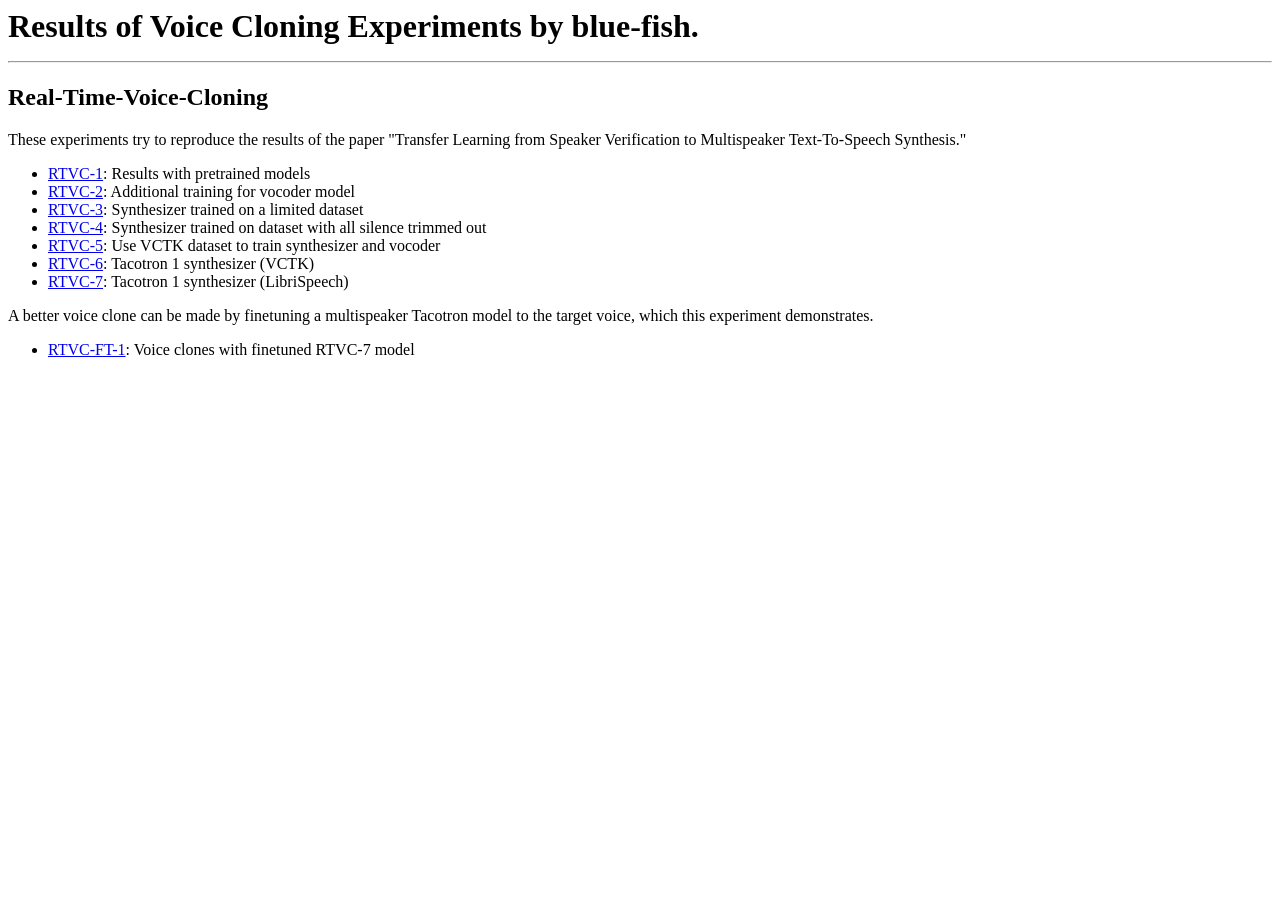
<file: index.html>
<html>
  <head>
    <meta charset="UTF-8">
    <title>Results of Voice Cloning Experiments by blue-fish.</title>
  </head>
  <body>
    <h1>
      Results of Voice Cloning Experiments by blue-fish.<hr>
    </h1>
    <h2>
      Real-Time-Voice-Cloning
    </h2>
    <p>
      These experiments try to reproduce the results of the paper "Transfer
      Learning from Speaker Verification to Multispeaker Text-To-Speech Synthesis."
    </p>
    <ul>
      <li>
        <a href="RTVC-1.html">RTVC-1</a>: Results with pretrained models
      </li>
      <li>
        <a href="RTVC-2.html">RTVC-2</a>: Additional training for vocoder model
      </li>
      <li>
        <a href="RTVC-3.html">RTVC-3</a>: Synthesizer trained on a limited dataset
      </li>
      <li>
        <a href="RTVC-4.html">RTVC-4</a>: Synthesizer trained on dataset with all silence trimmed out
      </li>
      <li>
        <a href="RTVC-5.html">RTVC-5</a>: Use VCTK dataset to train synthesizer and vocoder
      </li>
      <li>
        <a href="RTVC-6.html">RTVC-6</a>: Tacotron 1 synthesizer (VCTK) 
      </li>
      <li>
        <a href="RTVC-7.html">RTVC-7</a>: Tacotron 1 synthesizer (LibriSpeech) 
      </li>
    </ul>
    <p>
      A better voice clone can be made by finetuning a multispeaker Tacotron
      model to the target voice, which this experiment demonstrates.
    </p>
    <ul>
      <li>
        <a href="RTVC-FT-1.html">RTVC-FT-1</a>: Voice clones with finetuned RTVC-7 model
      </li>
    </ul>
  </body>
</html>
</file>
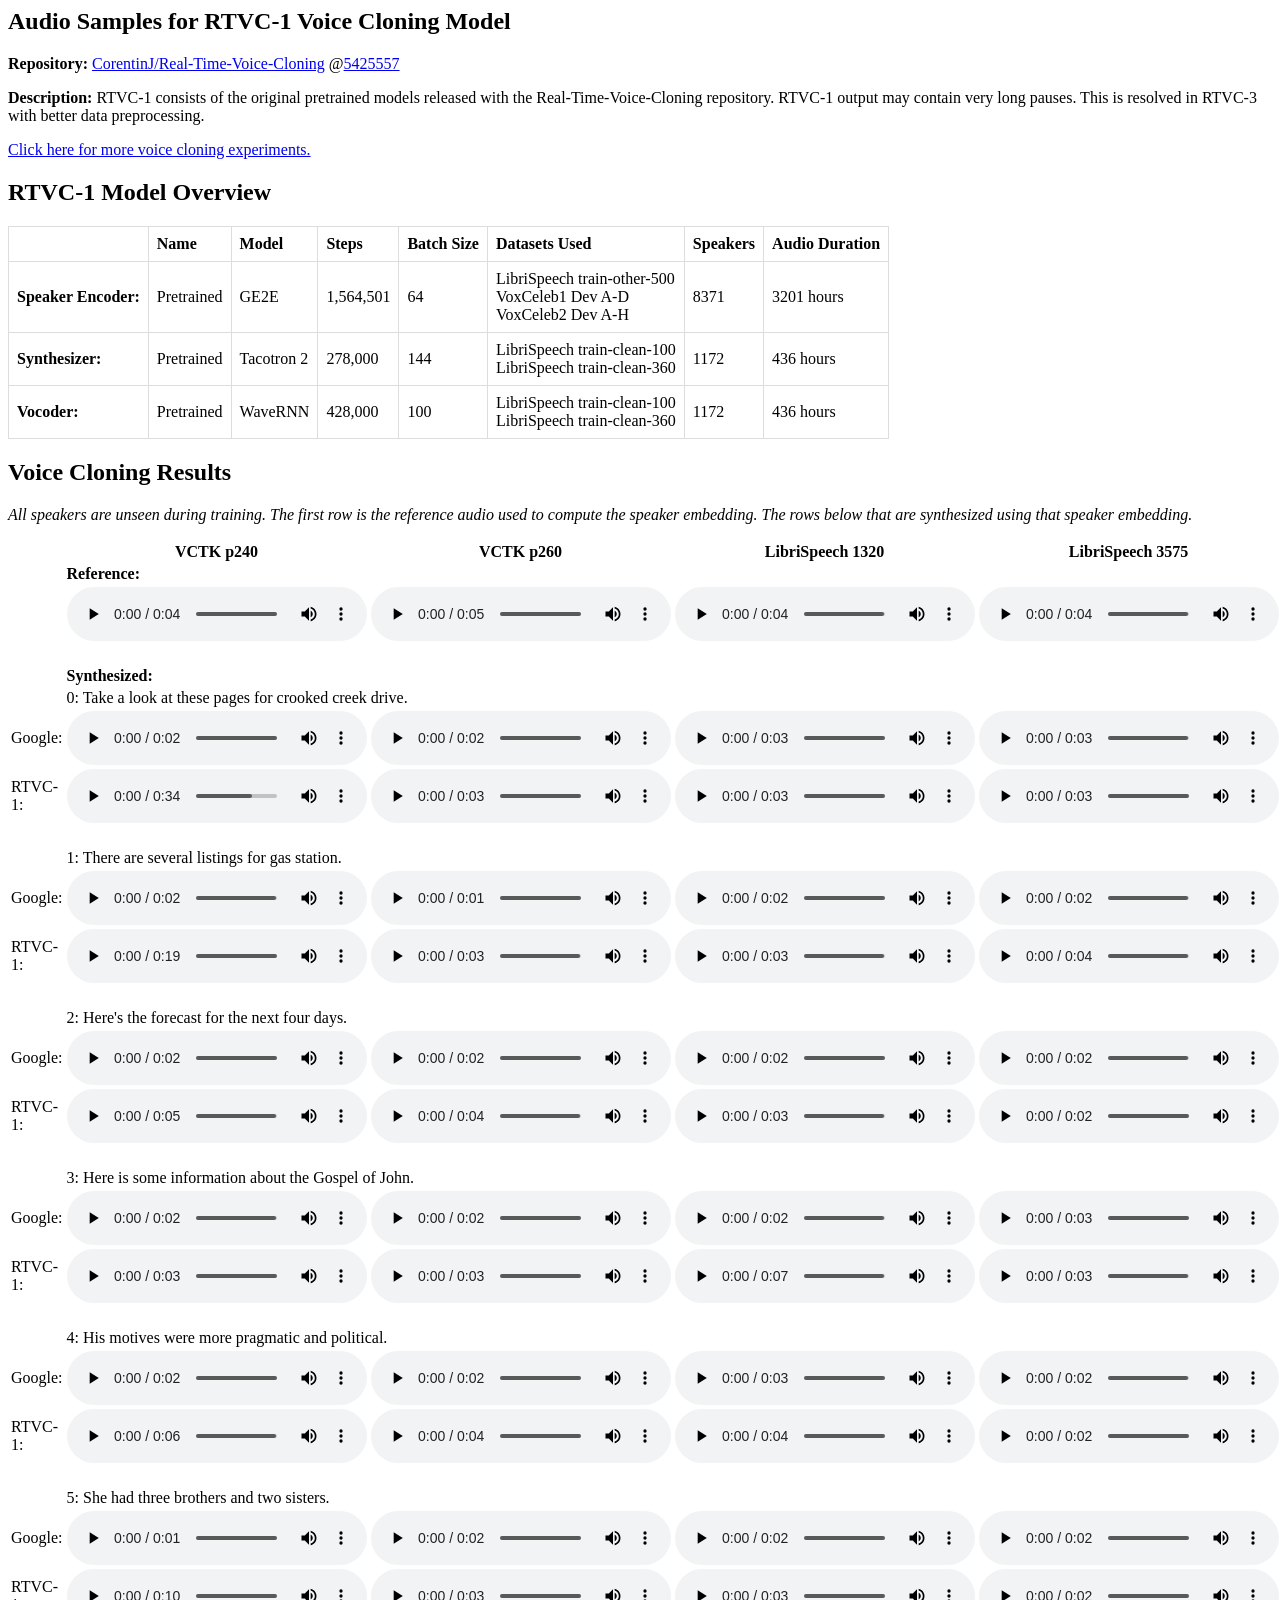
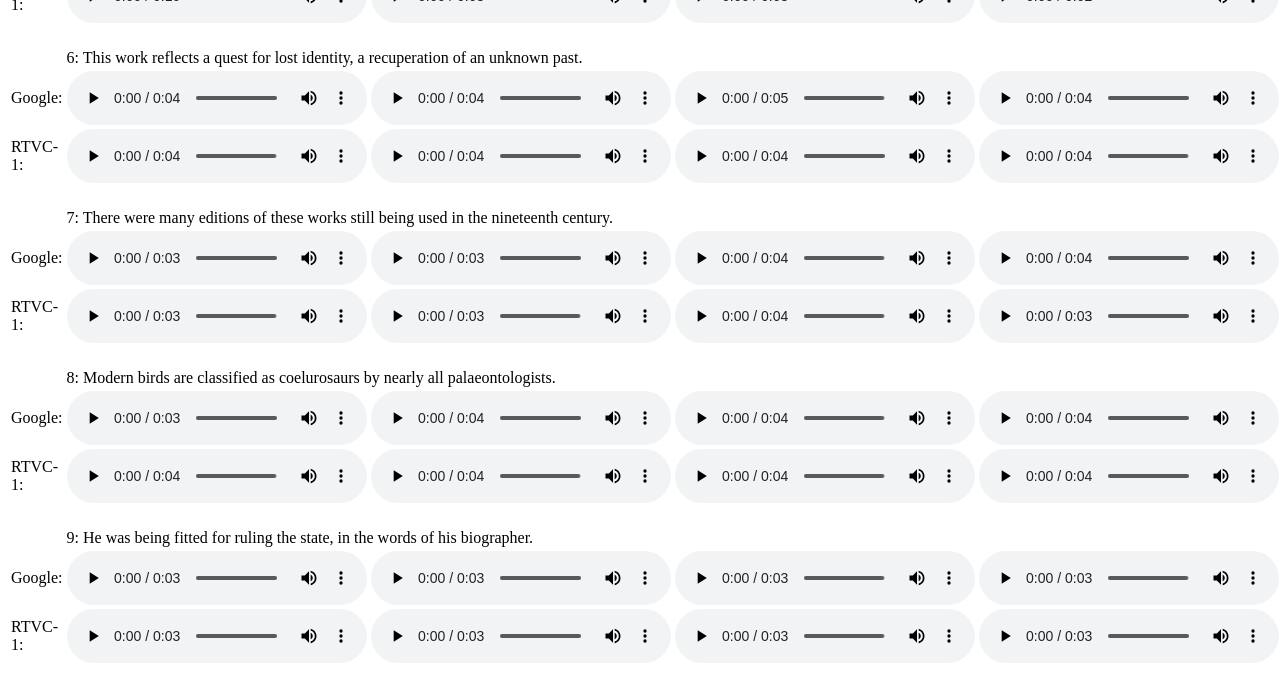
<file: RTVC-1.html>
<html>
  <head>
    <meta charset="UTF-8">
    <title>Audio Samples for RTVC-1 Voice Cloning Model</title>
    <link rel="stylesheet" type="text/css" href="stylesheet.css"/>
  </head>
  <body>
    <div>
      <article>
        <header>
          <h1>Audio Samples for RTVC-1 Voice Cloning Model</h1>
        </header>
      </article>

      <p><b>Repository:</b>
         <a href="https://github.com/CorentinJ/Real-Time-Voice-Cloning">CorentinJ/Real-Time-Voice-Cloning</a>
         @<a href="https://github.com/CorentinJ/Real-Time-Voice-Cloning/tree/5425557efe30863267f805851f918124191e0be0">5425557</a></p>

      <p><b>Description:</b>
        RTVC-1 consists of the original pretrained models released with the
        Real-Time-Voice-Cloning repository. RTVC-1 output may contain very long
        pauses. This is resolved in RTVC-3 with better data preprocessing.
      </p>

      <p><a href="index.html">Click here for more voice cloning experiments.</a></p>

      <h2>RTVC-1 Model Overview</h2>

<table class="model">
  <thead>
    <tr>
      <th></th>
      <th>Name</th>
      <th>Model</th>
      <th>Steps</th>
      <th>Batch Size</th>
      <th>Datasets Used</th>
      <th>Speakers</th>
      <th>Audio Duration</th>
    </tr>
  </thead>
  <tbody>
    <tr>
      <td><b>Speaker Encoder:</b></td>
      <td>Pretrained</td>
      <td>GE2E</td>
      <td>1,564,501</td>
      <td>64</td>
      <td>LibriSpeech train-other-500<br>
          VoxCeleb1 Dev A-D<br>
          VoxCeleb2 Dev A-H</td>
      <td>8371</td>
      <td>3201 hours</td>
    </tr>
    <tr>
      <td><b>Synthesizer:</b></td>
      <td>Pretrained</td>
      <td>Tacotron 2</td>
      <td>278,000</td>
      <td>144</td>
      <td>LibriSpeech train-clean-100<br>
          LibriSpeech train-clean-360</td>
      <td>1172</td>
      <td>436 hours</td>
    </tr>
    <tr>
      <td><b>Vocoder:</b></td>
      <td>Pretrained</td>
      <td>WaveRNN</td>
      <td>428,000</td>
      <td>100</td>
      <td>LibriSpeech train-clean-100<br>
          LibriSpeech train-clean-360</td>
      <td>1172</td>
      <td>436 hours</td>
    </tr>
  </tbody>
</table>

      <h2>Voice Cloning Results</h2>

      <p><i>All speakers are unseen during training. The first row is the reference audio used to compute the speaker embedding. The rows below that are synthesized using that speaker embedding.</i></p>

<table>
  <thead>
    <tr>
      <th></th><th>VCTK p240</th><th>VCTK p260</th><th>LibriSpeech 1320</th><th>LibriSpeech 3575</th><th>LibriSpeech 6829</th><th>LibriSpeech 8230</th>
    </tr>
  </thead>
  <tbody>
    <tr>
      <td></td><td colspan="6"><span><b>Reference:</b></td></span>
    </tr>
    <tr>
      <td></td>
      <td><audio controls=""><source src="wavs/groundtruth/p240_00000.wav" type="audio/wav"></audio></td>
      <td><audio controls=""><source src="wavs/groundtruth/p260_00000.wav" type="audio/wav"></audio></td>
      <td><audio controls=""><source src="wavs/groundtruth/1320_00000.wav" type="audio/wav"></audio></td>
      <td><audio controls=""><source src="wavs/groundtruth/3575_00000.wav" type="audio/wav"></audio></td>
      <td><audio controls=""><source src="wavs/groundtruth/6829_00000.wav" type="audio/wav"></audio></td>
      <td><audio controls=""><source src="wavs/groundtruth/8230_00000.wav" type="audio/wav"></audio></td>
    </tr>
    <tr><td colspan="7">&nbsp;</td></tr>
    <tr>
      <td></td><td colspan="6"><span><b>Synthesized:</b></span></td>
    </tr>
    <tr>
      <td></td><td colspan="6"><span>0: Take a look at these pages for crooked creek drive.</span></td>
    </tr>
    <tr>
      <td>Google:</td>
      <td><audio controls=""><source src="wavs/synthesized/Google/p240_00002.wav" type="audio/wav"></audio></td>
      <td><audio controls=""><source src="wavs/synthesized/Google/p260_00002.wav" type="audio/wav"></audio></td>
      <td><audio controls=""><source src="wavs/synthesized/Google/1320_00002.wav" type="audio/wav"></audio></td>
      <td><audio controls=""><source src="wavs/synthesized/Google/3575_00002.wav" type="audio/wav"></audio></td>
      <td><audio controls=""><source src="wavs/synthesized/Google/6829_00002.wav" type="audio/wav"></audio></td>
      <td><audio controls=""><source src="wavs/synthesized/Google/8230_00002.wav" type="audio/wav"></audio></td>
    </tr>
    <tr>
      <td>RTVC-1:</td>
      <td><audio controls=""><source src="wavs/synthesized/RTVC-1/p240_00002.wav" type="audio/wav"></audio></td>
      <td><audio controls=""><source src="wavs/synthesized/RTVC-1/p260_00002.wav" type="audio/wav"></audio></td>
      <td><audio controls=""><source src="wavs/synthesized/RTVC-1/1320_00002.wav" type="audio/wav"></audio></td>
      <td><audio controls=""><source src="wavs/synthesized/RTVC-1/3575_00002.wav" type="audio/wav"></audio></td>
      <td><audio controls=""><source src="wavs/synthesized/RTVC-1/6829_00002.wav" type="audio/wav"></audio></td>
      <td><audio controls=""><source src="wavs/synthesized/RTVC-1/8230_00002.wav" type="audio/wav"></audio></td>
    </tr>
    <tr><td colspan="7">&nbsp;</td></tr>
    <tr><td></td><td colspan="6"><span>1: There are several listings for gas station.</span></td></tr>
    <tr>
      <td>Google:</td>
      <td><audio controls=""><source src="wavs/synthesized/Google/p240_00006.wav" type="audio/wav"></audio></td>
      <td><audio controls=""><source src="wavs/synthesized/Google/p260_00006.wav" type="audio/wav"></audio></td>
      <td><audio controls=""><source src="wavs/synthesized/Google/1320_00006.wav" type="audio/wav"></audio></td>
      <td><audio controls=""><source src="wavs/synthesized/Google/3575_00006.wav" type="audio/wav"></audio></td>
      <td><audio controls=""><source src="wavs/synthesized/Google/6829_00006.wav" type="audio/wav"></audio></td>
      <td><audio controls=""><source src="wavs/synthesized/Google/8230_00006.wav" type="audio/wav"></audio></td>
    </tr>
    <tr>
      <td>RTVC-1:</td>
      <td><audio controls=""><source src="wavs/synthesized/RTVC-1/p240_00006.wav" type="audio/wav"></audio></td>
      <td><audio controls=""><source src="wavs/synthesized/RTVC-1/p260_00006.wav" type="audio/wav"></audio></td>
      <td><audio controls=""><source src="wavs/synthesized/RTVC-1/1320_00006.wav" type="audio/wav"></audio></td>
      <td><audio controls=""><source src="wavs/synthesized/RTVC-1/3575_00006.wav" type="audio/wav"></audio></td>
      <td><audio controls=""><source src="wavs/synthesized/RTVC-1/6829_00006.wav" type="audio/wav"></audio></td>
      <td><audio controls=""><source src="wavs/synthesized/RTVC-1/8230_00006.wav" type="audio/wav"></audio></td>
    </tr>
    <tr><td colspan="7">&nbsp;</td></tr>
    <tr><td></td><td colspan="6"><span>2: Here's the forecast for the next four days.</span></td></tr>
    <tr>
      <td>Google:</td>
      <td><audio controls=""><source src="wavs/synthesized/Google/p240_00027.wav" type="audio/wav"></audio></td>
      <td><audio controls=""><source src="wavs/synthesized/Google/p260_00027.wav" type="audio/wav"></audio></td>
      <td><audio controls=""><source src="wavs/synthesized/Google/1320_00027.wav" type="audio/wav"></audio></td>
      <td><audio controls=""><source src="wavs/synthesized/Google/3575_00027.wav" type="audio/wav"></audio></td>
      <td><audio controls=""><source src="wavs/synthesized/Google/6829_00027.wav" type="audio/wav"></audio></td>
      <td><audio controls=""><source src="wavs/synthesized/Google/8230_00027.wav" type="audio/wav"></audio></td>
    </tr>
    <tr>
      <td>RTVC-1:</td>
      <td><audio controls=""><source src="wavs/synthesized/RTVC-1/p240_00027.wav" type="audio/wav"></audio></td>
      <td><audio controls=""><source src="wavs/synthesized/RTVC-1/p260_00027.wav" type="audio/wav"></audio></td>
      <td><audio controls=""><source src="wavs/synthesized/RTVC-1/1320_00027.wav" type="audio/wav"></audio></td>
      <td><audio controls=""><source src="wavs/synthesized/RTVC-1/3575_00027.wav" type="audio/wav"></audio></td>
      <td><audio controls=""><source src="wavs/synthesized/RTVC-1/6829_00027.wav" type="audio/wav"></audio></td>
      <td><audio controls=""><source src="wavs/synthesized/RTVC-1/8230_00027.wav" type="audio/wav"></audio></td>
    </tr>
    <tr><td colspan="7">&nbsp;</td></tr>
    <tr>
      <td></td><td colspan="6"><span>3: Here is some information about the Gospel of John.</span></td>
    </tr>
    <tr>
      <td>Google:</td>
      <td><audio controls=""><source src="wavs/synthesized/Google/p240_00038.wav" type="audio/wav"></audio></td>
      <td><audio controls=""><source src="wavs/synthesized/Google/p260_00038.wav" type="audio/wav"></audio></td>
      <td><audio controls=""><source src="wavs/synthesized/Google/1320_00038.wav" type="audio/wav"></audio></td>
      <td><audio controls=""><source src="wavs/synthesized/Google/3575_00038.wav" type="audio/wav"></audio></td>
      <td><audio controls=""><source src="wavs/synthesized/Google/6829_00038.wav" type="audio/wav"></audio></td>
      <td><audio controls=""><source src="wavs/synthesized/Google/8230_00038.wav" type="audio/wav"></audio></td>
    </tr>
    <tr>
      <td>RTVC-1:</td>
      <td><audio controls=""><source src="wavs/synthesized/RTVC-1/p240_00038.wav" type="audio/wav"></audio></td>
      <td><audio controls=""><source src="wavs/synthesized/RTVC-1/p260_00038.wav" type="audio/wav"></audio></td>
      <td><audio controls=""><source src="wavs/synthesized/RTVC-1/1320_00038.wav" type="audio/wav"></audio></td>
      <td><audio controls=""><source src="wavs/synthesized/RTVC-1/3575_00038.wav" type="audio/wav"></audio></td>
      <td><audio controls=""><source src="wavs/synthesized/RTVC-1/6829_00038.wav" type="audio/wav"></audio></td>
      <td><audio controls=""><source src="wavs/synthesized/RTVC-1/8230_00038.wav" type="audio/wav"></audio></td>
    </tr>
    <tr><td colspan="7">&nbsp;</td></tr>
    <tr>
      <td></td><td colspan="6"><span>4: His motives were more pragmatic and political.</span></td>
    </tr>
    <tr>
      <td>Google:</td>
      <td><audio controls=""><source src="wavs/synthesized/Google/p240_00053.wav" type="audio/wav"></audio></td>
      <td><audio controls=""><source src="wavs/synthesized/Google/p260_00053.wav" type="audio/wav"></audio></td>
      <td><audio controls=""><source src="wavs/synthesized/Google/1320_00053.wav" type="audio/wav"></audio></td>
      <td><audio controls=""><source src="wavs/synthesized/Google/3575_00053.wav" type="audio/wav"></audio></td>
      <td><audio controls=""><source src="wavs/synthesized/Google/6829_00053.wav" type="audio/wav"></audio></td>
      <td><audio controls=""><source src="wavs/synthesized/Google/8230_00053.wav" type="audio/wav"></audio></td>
    </tr>
    <tr>
      <td>RTVC-1:</td>
      <td><audio controls=""><source src="wavs/synthesized/RTVC-1/p240_00053.wav" type="audio/wav"></audio></td>
      <td><audio controls=""><source src="wavs/synthesized/RTVC-1/p260_00053.wav" type="audio/wav"></audio></td>
      <td><audio controls=""><source src="wavs/synthesized/RTVC-1/1320_00053.wav" type="audio/wav"></audio></td>
      <td><audio controls=""><source src="wavs/synthesized/RTVC-1/3575_00053.wav" type="audio/wav"></audio></td>
      <td><audio controls=""><source src="wavs/synthesized/RTVC-1/6829_00053.wav" type="audio/wav"></audio></td>
      <td><audio controls=""><source src="wavs/synthesized/RTVC-1/8230_00053.wav" type="audio/wav"></audio></td>
    </tr>
    <tr><td colspan="7">&nbsp;</td></tr>
    <tr>
      <td></td><td colspan="6"><span>5: She had three brothers and two sisters.</span></td>
    </tr>
    <tr>
      <td>Google:</td>
      <td><audio controls=""><source src="wavs/synthesized/Google/p240_00062.wav" type="audio/wav"></audio></td>
      <td><audio controls=""><source src="wavs/synthesized/Google/p260_00062.wav" type="audio/wav"></audio></td>
      <td><audio controls=""><source src="wavs/synthesized/Google/1320_00062.wav" type="audio/wav"></audio></td>
      <td><audio controls=""><source src="wavs/synthesized/Google/3575_00062.wav" type="audio/wav"></audio></td>
      <td><audio controls=""><source src="wavs/synthesized/Google/6829_00062.wav" type="audio/wav"></audio></td>
      <td><audio controls=""><source src="wavs/synthesized/Google/8230_00062.wav" type="audio/wav"></audio></td>
    </tr>
    <tr>
      <td>RTVC-1:</td>
      <td><audio controls=""><source src="wavs/synthesized/RTVC-1/p240_00062.wav" type="audio/wav"></audio></td>
      <td><audio controls=""><source src="wavs/synthesized/RTVC-1/p260_00062.wav" type="audio/wav"></audio></td>
      <td><audio controls=""><source src="wavs/synthesized/RTVC-1/1320_00062.wav" type="audio/wav"></audio></td>
      <td><audio controls=""><source src="wavs/synthesized/RTVC-1/3575_00062.wav" type="audio/wav"></audio></td>
      <td><audio controls=""><source src="wavs/synthesized/RTVC-1/6829_00062.wav" type="audio/wav"></audio></td>
      <td><audio controls=""><source src="wavs/synthesized/RTVC-1/8230_00062.wav" type="audio/wav"></audio></td>
    </tr>
    <tr><td colspan="7">&nbsp;</td></tr>
    <tr>
      <td></td><td colspan="6"><span>6: This work reflects a quest for lost identity, a recuperation of an unknown past.</span></td>
    </tr>
    <tr>
      <td>Google:</td>
      <td><audio controls=""><source src="wavs/synthesized/Google/p240_00073.wav" type="audio/wav"></audio></td>
      <td><audio controls=""><source src="wavs/synthesized/Google/p260_00073.wav" type="audio/wav"></audio></td>
      <td><audio controls=""><source src="wavs/synthesized/Google/1320_00073.wav" type="audio/wav"></audio></td>
      <td><audio controls=""><source src="wavs/synthesized/Google/3575_00073.wav" type="audio/wav"></audio></td>
      <td><audio controls=""><source src="wavs/synthesized/Google/6829_00073.wav" type="audio/wav"></audio></td>
      <td><audio controls=""><source src="wavs/synthesized/Google/8230_00073.wav" type="audio/wav"></audio></td>
    </tr>
    <tr>
      <td>RTVC-1:</td>
      <td><audio controls=""><source src="wavs/synthesized/RTVC-1/p240_00073.wav" type="audio/wav"></audio></td>
      <td><audio controls=""><source src="wavs/synthesized/RTVC-1/p260_00073.wav" type="audio/wav"></audio></td>
      <td><audio controls=""><source src="wavs/synthesized/RTVC-1/1320_00073.wav" type="audio/wav"></audio></td>
      <td><audio controls=""><source src="wavs/synthesized/RTVC-1/3575_00073.wav" type="audio/wav"></audio></td>
      <td><audio controls=""><source src="wavs/synthesized/RTVC-1/6829_00073.wav" type="audio/wav"></audio></td>
      <td><audio controls=""><source src="wavs/synthesized/RTVC-1/8230_00073.wav" type="audio/wav"></audio></td>
    </tr>
    <tr><td colspan="7">&nbsp;</td></tr>
    <tr>
      <td></td><td colspan="6"><span>7: There were many editions of these works still being used in the nineteenth century.</span></td>
    </tr>
    <tr>
      <td>Google:</td>
      <td><audio controls=""><source src="wavs/synthesized/Google/p240_00078.wav" type="audio/wav"></audio></td>
      <td><audio controls=""><source src="wavs/synthesized/Google/p260_00078.wav" type="audio/wav"></audio></td>
      <td><audio controls=""><source src="wavs/synthesized/Google/1320_00078.wav" type="audio/wav"></audio></td>
      <td><audio controls=""><source src="wavs/synthesized/Google/3575_00078.wav" type="audio/wav"></audio></td>
      <td><audio controls=""><source src="wavs/synthesized/Google/6829_00078.wav" type="audio/wav"></audio></td>
      <td><audio controls=""><source src="wavs/synthesized/Google/8230_00078.wav" type="audio/wav"></audio></td>
    </tr>
    <tr>
      <td>RTVC-1:</td>
      <td><audio controls=""><source src="wavs/synthesized/RTVC-1/p240_00078.wav" type="audio/wav"></audio></td>
      <td><audio controls=""><source src="wavs/synthesized/RTVC-1/p260_00078.wav" type="audio/wav"></audio></td>
      <td><audio controls=""><source src="wavs/synthesized/RTVC-1/1320_00078.wav" type="audio/wav"></audio></td>
      <td><audio controls=""><source src="wavs/synthesized/RTVC-1/3575_00078.wav" type="audio/wav"></audio></td>
      <td><audio controls=""><source src="wavs/synthesized/RTVC-1/6829_00078.wav" type="audio/wav"></audio></td>
      <td><audio controls=""><source src="wavs/synthesized/RTVC-1/8230_00078.wav" type="audio/wav"></audio></td>
    </tr>
    <tr><td colspan="7">&nbsp;</td></tr>
    <tr>
      <td></td><td colspan="6"><span>8: Modern birds are classified as coelurosaurs by nearly all palaeontologists.</span></td>
    </tr>
    <tr>
      <td>Google:</td>
      <td><audio controls=""><source src="wavs/synthesized/Google/p240_00082.wav" type="audio/wav"></audio></td>
      <td><audio controls=""><source src="wavs/synthesized/Google/p260_00082.wav" type="audio/wav"></audio></td>
      <td><audio controls=""><source src="wavs/synthesized/Google/1320_00082.wav" type="audio/wav"></audio></td>
      <td><audio controls=""><source src="wavs/synthesized/Google/3575_00082.wav" type="audio/wav"></audio></td>
      <td><audio controls=""><source src="wavs/synthesized/Google/6829_00082.wav" type="audio/wav"></audio></td>
      <td><audio controls=""><source src="wavs/synthesized/Google/8230_00082.wav" type="audio/wav"></audio></td>
    </tr>
    <tr>
      <td>RTVC-1:</td>
      <td><audio controls=""><source src="wavs/synthesized/RTVC-1/p240_00082.wav" type="audio/wav"></audio></td>
      <td><audio controls=""><source src="wavs/synthesized/RTVC-1/p260_00082.wav" type="audio/wav"></audio></td>
      <td><audio controls=""><source src="wavs/synthesized/RTVC-1/1320_00082.wav" type="audio/wav"></audio></td>
      <td><audio controls=""><source src="wavs/synthesized/RTVC-1/3575_00082.wav" type="audio/wav"></audio></td>
      <td><audio controls=""><source src="wavs/synthesized/RTVC-1/6829_00082.wav" type="audio/wav"></audio></td>
      <td><audio controls=""><source src="wavs/synthesized/RTVC-1/8230_00082.wav" type="audio/wav"></audio></td>
    </tr>
    <tr><td colspan="7">&nbsp;</td></tr>
    <tr>
      <td></td><td colspan="6"><span>9: He was being fitted for ruling the state, in the words of his biographer.</span></td>
    </tr>
    <tr>
      <td>Google:</td>
      <td><audio controls=""><source src="wavs/synthesized/Google/p240_00091.wav" type="audio/wav"></audio></td>
      <td><audio controls=""><source src="wavs/synthesized/Google/p260_00091.wav" type="audio/wav"></audio></td>
      <td><audio controls=""><source src="wavs/synthesized/Google/1320_00091.wav" type="audio/wav"></audio></td>
      <td><audio controls=""><source src="wavs/synthesized/Google/3575_00091.wav" type="audio/wav"></audio></td>
      <td><audio controls=""><source src="wavs/synthesized/Google/6829_00091.wav" type="audio/wav"></audio></td>
      <td><audio controls=""><source src="wavs/synthesized/Google/8230_00091.wav" type="audio/wav"></audio></td>
    </tr>
    <tr>
      <td>RTVC-1:</td>
      <td><audio controls=""><source src="wavs/synthesized/RTVC-1/p240_00091.wav" type="audio/wav"></audio></td>
      <td><audio controls=""><source src="wavs/synthesized/RTVC-1/p260_00091.wav" type="audio/wav"></audio></td>
      <td><audio controls=""><source src="wavs/synthesized/RTVC-1/1320_00091.wav" type="audio/wav"></audio></td>
      <td><audio controls=""><source src="wavs/synthesized/RTVC-1/3575_00091.wav" type="audio/wav"></audio></td>
      <td><audio controls=""><source src="wavs/synthesized/RTVC-1/6829_00091.wav" type="audio/wav"></audio></td>
      <td><audio controls=""><source src="wavs/synthesized/RTVC-1/8230_00091.wav" type="audio/wav"></audio></td>
    </tr>
  </tbody>
</table>

    </div>
  </body>
</html>
</file>
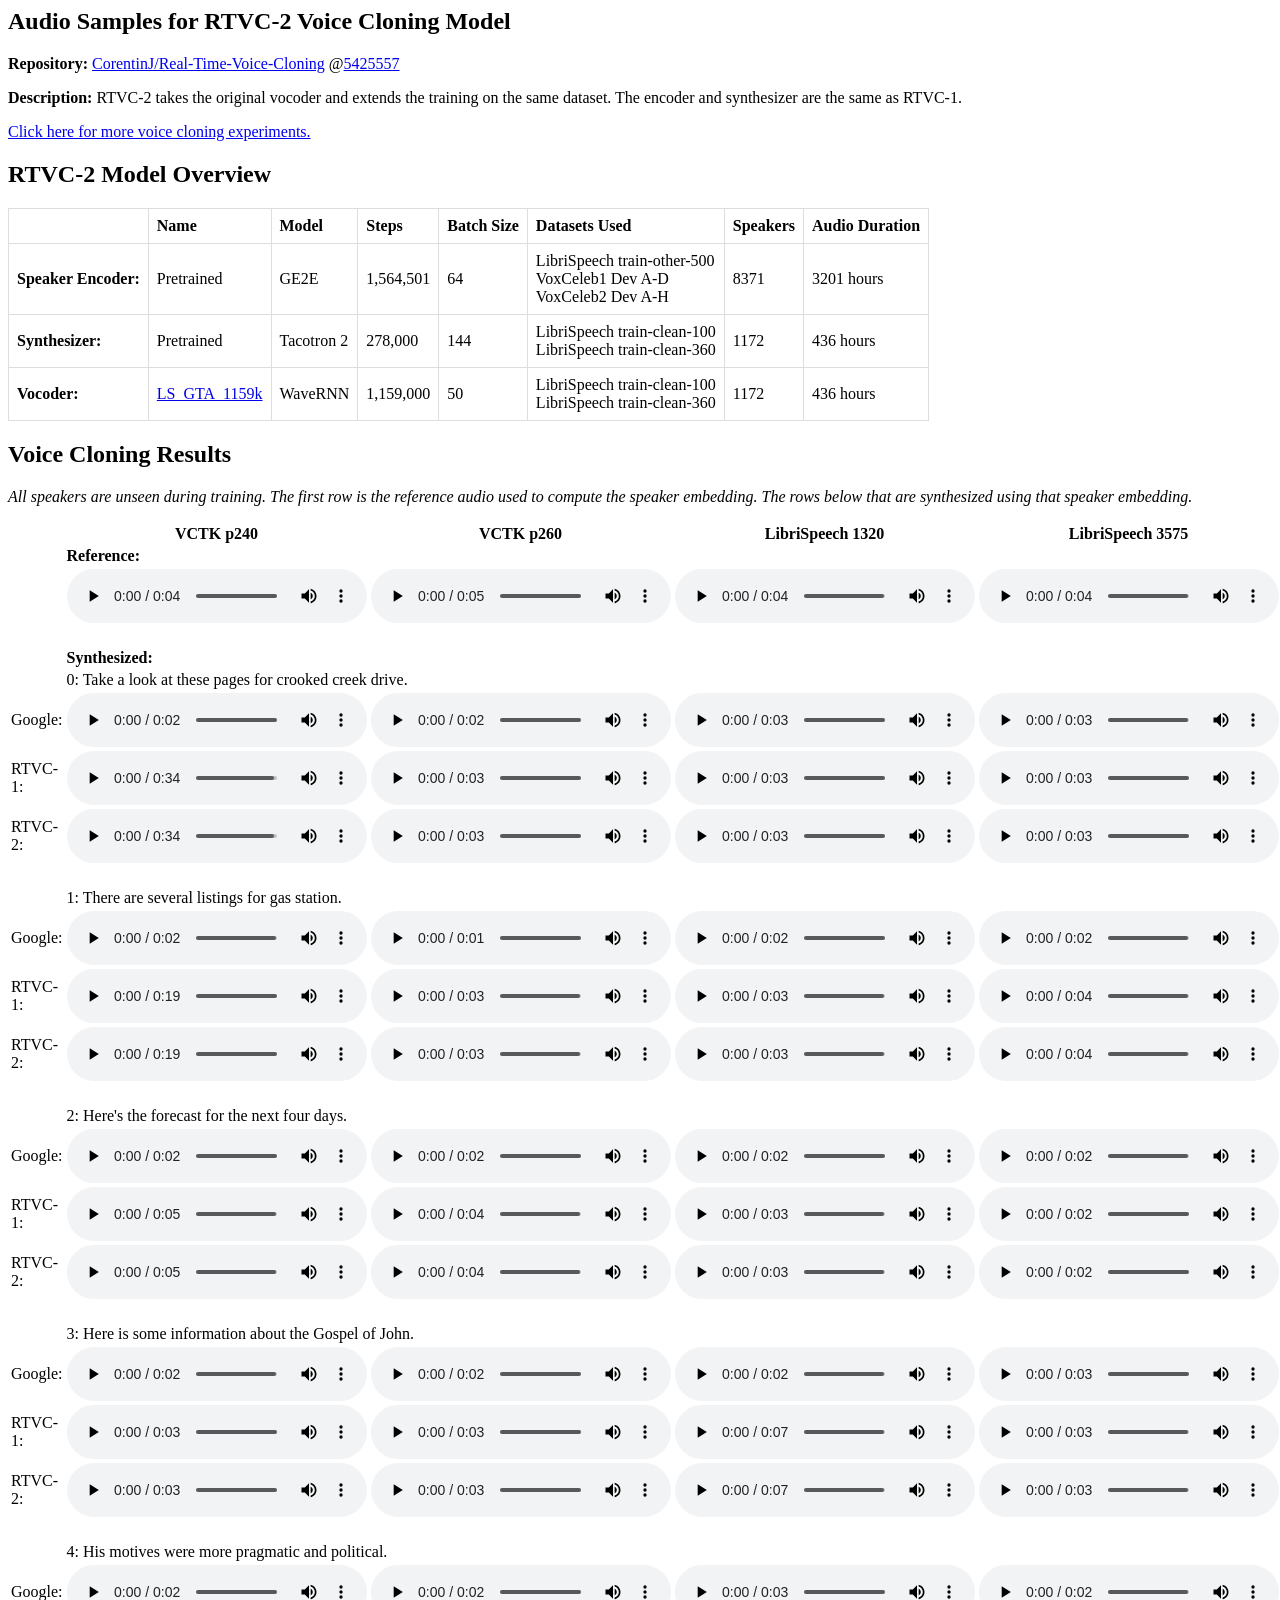
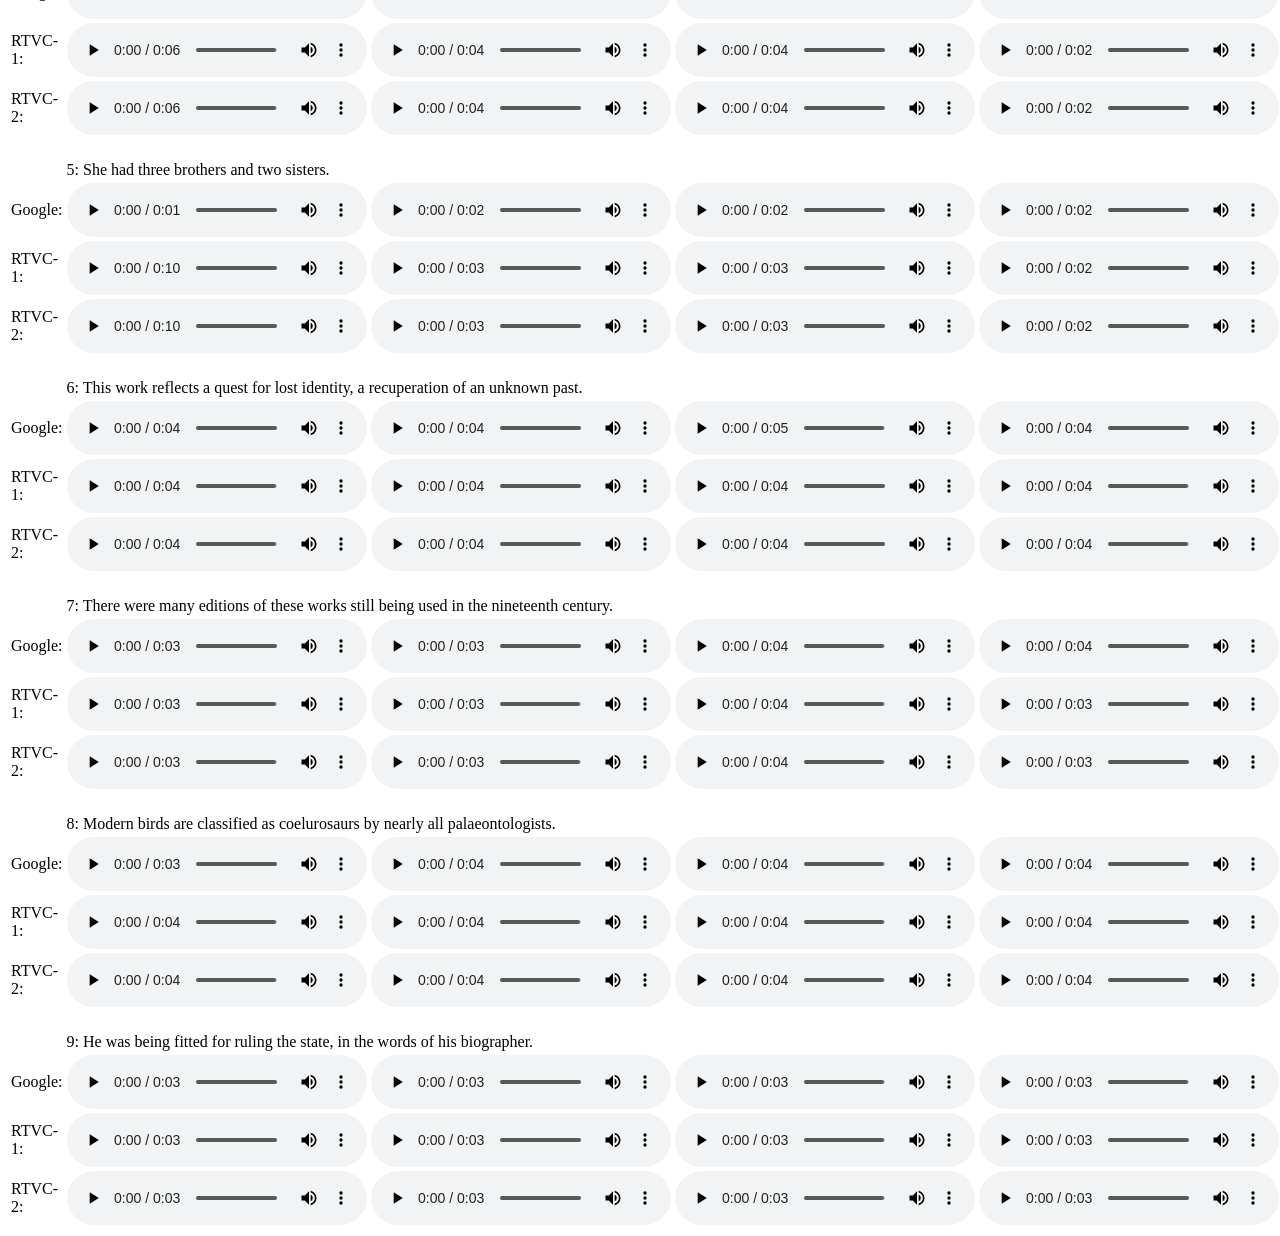
<file: RTVC-2.html>
<html>
  <head>
    <meta charset="UTF-8">
    <title>Audio Samples for RTVC-2 Voice Cloning Model</title>
    <link rel="stylesheet" type="text/css" href="stylesheet.css"/>
  </head>
  <body>
    <div>
      <article>
        <header>
          <h1>Audio Samples for RTVC-2 Voice Cloning Model</h1>
        </header>
      </article>

      <p><b>Repository:</b>
         <a href="https://github.com/CorentinJ/Real-Time-Voice-Cloning">CorentinJ/Real-Time-Voice-Cloning</a>
         @<a href="https://github.com/CorentinJ/Real-Time-Voice-Cloning/tree/5425557efe30863267f805851f918124191e0be0">5425557</a></p>

      <p><b>Description:</b>
        RTVC-2 takes the original vocoder and extends the training on the same
        dataset. The encoder and synthesizer are the same as RTVC-1.
      </p>

      <p><a href="index.html">Click here for more voice cloning experiments.</a></p>

      <h2>RTVC-2 Model Overview</h2>

<table class="model">
  <thead>
    <tr>
      <th></th>
      <th>Name</th>
      <th>Model</th>
      <th>Steps</th>
      <th>Batch Size</th>
      <th>Datasets Used</th>
      <th>Speakers</th>
      <th>Audio Duration</th>
    </tr>
  </thead>
  <tbody>
    <tr>
      <td><b>Speaker Encoder:</b></td>
      <td>Pretrained</td>
      <td>GE2E</td>
      <td>1,564,501</td>
      <td>64</td>
      <td>LibriSpeech train-other-500<br>
          VoxCeleb1 Dev A-D<br>
          VoxCeleb2 Dev A-H</td>
      <td>8371</td>
      <td>3201 hours</td>
    </tr>
    <tr>
      <td><b>Synthesizer:</b></td>
      <td>Pretrained</td>
      <td>Tacotron 2</td>
      <td>278,000</td>
      <td>144</td>
      <td>LibriSpeech train-clean-100<br>
          LibriSpeech train-clean-360</td>
      <td>1172</td>
      <td>436 hours</td>
    </tr>
    <tr>
      <td><b>Vocoder:</b></td>
      <td><a href="https://github.com/CorentinJ/Real-Time-Voice-Cloning/issues/126#issuecomment-650531957">LS_GTA_1159k</a></td>
      <td>WaveRNN</td>
      <td>1,159,000</td>
      <td>50</td>
      <td>LibriSpeech train-clean-100<br>
          LibriSpeech train-clean-360</td>
      <td>1172</td>
      <td>436 hours</td>
    </tr>
  </tbody>
</table>

      <h2>Voice Cloning Results</h2>

      <p><i>All speakers are unseen during training. The first row is the reference audio used to compute the speaker embedding. The rows below that are synthesized using that speaker embedding.</i></p>

<table>
  <thead>
    <tr>
      <th></th><th>VCTK p240</th><th>VCTK p260</th><th>LibriSpeech 1320</th><th>LibriSpeech 3575</th><th>LibriSpeech 6829</th><th>LibriSpeech 8230</th>
    </tr>
  </thead>
  <tbody>
    <tr>
      <td></td><td colspan="6"><span><b>Reference:</b></td></span>
    </tr>
    <tr>
      <td></td>
      <td><audio controls=""><source src="wavs/groundtruth/p240_00000.wav" type="audio/wav"></audio></td>
      <td><audio controls=""><source src="wavs/groundtruth/p260_00000.wav" type="audio/wav"></audio></td>
      <td><audio controls=""><source src="wavs/groundtruth/1320_00000.wav" type="audio/wav"></audio></td>
      <td><audio controls=""><source src="wavs/groundtruth/3575_00000.wav" type="audio/wav"></audio></td>
      <td><audio controls=""><source src="wavs/groundtruth/6829_00000.wav" type="audio/wav"></audio></td>
      <td><audio controls=""><source src="wavs/groundtruth/8230_00000.wav" type="audio/wav"></audio></td>
    </tr>
    <tr><td colspan="7">&nbsp;</td></tr>
    <tr>
      <td></td><td colspan="6"><span><b>Synthesized:</b></span></td>
    </tr>
    <tr>
      <td></td><td colspan="6"><span>0: Take a look at these pages for crooked creek drive.</span></td>
    </tr>
    <tr>
      <td>Google:</td>
      <td><audio controls=""><source src="wavs/synthesized/Google/p240_00002.wav" type="audio/wav"></audio></td>
      <td><audio controls=""><source src="wavs/synthesized/Google/p260_00002.wav" type="audio/wav"></audio></td>
      <td><audio controls=""><source src="wavs/synthesized/Google/1320_00002.wav" type="audio/wav"></audio></td>
      <td><audio controls=""><source src="wavs/synthesized/Google/3575_00002.wav" type="audio/wav"></audio></td>
      <td><audio controls=""><source src="wavs/synthesized/Google/6829_00002.wav" type="audio/wav"></audio></td>
      <td><audio controls=""><source src="wavs/synthesized/Google/8230_00002.wav" type="audio/wav"></audio></td>
    </tr>
    <tr>
      <td>RTVC-1:</td>
      <td><audio controls=""><source src="wavs/synthesized/RTVC-1/p240_00002.wav" type="audio/wav"></audio></td>
      <td><audio controls=""><source src="wavs/synthesized/RTVC-1/p260_00002.wav" type="audio/wav"></audio></td>
      <td><audio controls=""><source src="wavs/synthesized/RTVC-1/1320_00002.wav" type="audio/wav"></audio></td>
      <td><audio controls=""><source src="wavs/synthesized/RTVC-1/3575_00002.wav" type="audio/wav"></audio></td>
      <td><audio controls=""><source src="wavs/synthesized/RTVC-1/6829_00002.wav" type="audio/wav"></audio></td>
      <td><audio controls=""><source src="wavs/synthesized/RTVC-1/8230_00002.wav" type="audio/wav"></audio></td>
    </tr>
    <tr>
      <td>RTVC-2:</td>
      <td><audio controls=""><source src="wavs/synthesized/RTVC-2/p240_00002.wav" type="audio/wav"></audio></td>
      <td><audio controls=""><source src="wavs/synthesized/RTVC-2/p260_00002.wav" type="audio/wav"></audio></td>
      <td><audio controls=""><source src="wavs/synthesized/RTVC-2/1320_00002.wav" type="audio/wav"></audio></td>
      <td><audio controls=""><source src="wavs/synthesized/RTVC-2/3575_00002.wav" type="audio/wav"></audio></td>
      <td><audio controls=""><source src="wavs/synthesized/RTVC-2/6829_00002.wav" type="audio/wav"></audio></td>
      <td><audio controls=""><source src="wavs/synthesized/RTVC-2/8230_00002.wav" type="audio/wav"></audio></td>
    </tr>
    <tr><td colspan="7">&nbsp;</td></tr>
    <tr><td></td><td colspan="6"><span>1: There are several listings for gas station.</span></td></tr>
    <tr>
      <td>Google:</td>
      <td><audio controls=""><source src="wavs/synthesized/Google/p240_00006.wav" type="audio/wav"></audio></td>
      <td><audio controls=""><source src="wavs/synthesized/Google/p260_00006.wav" type="audio/wav"></audio></td>
      <td><audio controls=""><source src="wavs/synthesized/Google/1320_00006.wav" type="audio/wav"></audio></td>
      <td><audio controls=""><source src="wavs/synthesized/Google/3575_00006.wav" type="audio/wav"></audio></td>
      <td><audio controls=""><source src="wavs/synthesized/Google/6829_00006.wav" type="audio/wav"></audio></td>
      <td><audio controls=""><source src="wavs/synthesized/Google/8230_00006.wav" type="audio/wav"></audio></td>
    </tr>
    <tr>
      <td>RTVC-1:</td>
      <td><audio controls=""><source src="wavs/synthesized/RTVC-1/p240_00006.wav" type="audio/wav"></audio></td>
      <td><audio controls=""><source src="wavs/synthesized/RTVC-1/p260_00006.wav" type="audio/wav"></audio></td>
      <td><audio controls=""><source src="wavs/synthesized/RTVC-1/1320_00006.wav" type="audio/wav"></audio></td>
      <td><audio controls=""><source src="wavs/synthesized/RTVC-1/3575_00006.wav" type="audio/wav"></audio></td>
      <td><audio controls=""><source src="wavs/synthesized/RTVC-1/6829_00006.wav" type="audio/wav"></audio></td>
      <td><audio controls=""><source src="wavs/synthesized/RTVC-1/8230_00006.wav" type="audio/wav"></audio></td>
    </tr>
    <tr>
      <td>RTVC-2:</td>
      <td><audio controls=""><source src="wavs/synthesized/RTVC-2/p240_00006.wav" type="audio/wav"></audio></td>
      <td><audio controls=""><source src="wavs/synthesized/RTVC-2/p260_00006.wav" type="audio/wav"></audio></td>
      <td><audio controls=""><source src="wavs/synthesized/RTVC-2/1320_00006.wav" type="audio/wav"></audio></td>
      <td><audio controls=""><source src="wavs/synthesized/RTVC-2/3575_00006.wav" type="audio/wav"></audio></td>
      <td><audio controls=""><source src="wavs/synthesized/RTVC-2/6829_00006.wav" type="audio/wav"></audio></td>
      <td><audio controls=""><source src="wavs/synthesized/RTVC-2/8230_00006.wav" type="audio/wav"></audio></td>
    </tr>
    <tr><td colspan="7">&nbsp;</td></tr>
    <tr><td></td><td colspan="6"><span>2: Here's the forecast for the next four days.</span></td></tr>
    <tr>
      <td>Google:</td>
      <td><audio controls=""><source src="wavs/synthesized/Google/p240_00027.wav" type="audio/wav"></audio></td>
      <td><audio controls=""><source src="wavs/synthesized/Google/p260_00027.wav" type="audio/wav"></audio></td>
      <td><audio controls=""><source src="wavs/synthesized/Google/1320_00027.wav" type="audio/wav"></audio></td>
      <td><audio controls=""><source src="wavs/synthesized/Google/3575_00027.wav" type="audio/wav"></audio></td>
      <td><audio controls=""><source src="wavs/synthesized/Google/6829_00027.wav" type="audio/wav"></audio></td>
      <td><audio controls=""><source src="wavs/synthesized/Google/8230_00027.wav" type="audio/wav"></audio></td>
    </tr>
    <tr>
      <td>RTVC-1:</td>
      <td><audio controls=""><source src="wavs/synthesized/RTVC-1/p240_00027.wav" type="audio/wav"></audio></td>
      <td><audio controls=""><source src="wavs/synthesized/RTVC-1/p260_00027.wav" type="audio/wav"></audio></td>
      <td><audio controls=""><source src="wavs/synthesized/RTVC-1/1320_00027.wav" type="audio/wav"></audio></td>
      <td><audio controls=""><source src="wavs/synthesized/RTVC-1/3575_00027.wav" type="audio/wav"></audio></td>
      <td><audio controls=""><source src="wavs/synthesized/RTVC-1/6829_00027.wav" type="audio/wav"></audio></td>
      <td><audio controls=""><source src="wavs/synthesized/RTVC-1/8230_00027.wav" type="audio/wav"></audio></td>
    </tr>
    <tr>
      <td>RTVC-2:</td>
      <td><audio controls=""><source src="wavs/synthesized/RTVC-2/p240_00027.wav" type="audio/wav"></audio></td>
      <td><audio controls=""><source src="wavs/synthesized/RTVC-2/p260_00027.wav" type="audio/wav"></audio></td>
      <td><audio controls=""><source src="wavs/synthesized/RTVC-2/1320_00027.wav" type="audio/wav"></audio></td>
      <td><audio controls=""><source src="wavs/synthesized/RTVC-2/3575_00027.wav" type="audio/wav"></audio></td>
      <td><audio controls=""><source src="wavs/synthesized/RTVC-2/6829_00027.wav" type="audio/wav"></audio></td>
      <td><audio controls=""><source src="wavs/synthesized/RTVC-2/8230_00027.wav" type="audio/wav"></audio></td>
    </tr>
    <tr><td colspan="7">&nbsp;</td></tr>
    <tr>
      <td></td><td colspan="6"><span>3: Here is some information about the Gospel of John.</span></td>
    </tr>
    <tr>
      <td>Google:</td>
      <td><audio controls=""><source src="wavs/synthesized/Google/p240_00038.wav" type="audio/wav"></audio></td>
      <td><audio controls=""><source src="wavs/synthesized/Google/p260_00038.wav" type="audio/wav"></audio></td>
      <td><audio controls=""><source src="wavs/synthesized/Google/1320_00038.wav" type="audio/wav"></audio></td>
      <td><audio controls=""><source src="wavs/synthesized/Google/3575_00038.wav" type="audio/wav"></audio></td>
      <td><audio controls=""><source src="wavs/synthesized/Google/6829_00038.wav" type="audio/wav"></audio></td>
      <td><audio controls=""><source src="wavs/synthesized/Google/8230_00038.wav" type="audio/wav"></audio></td>
    </tr>
    <tr>
      <td>RTVC-1:</td>
      <td><audio controls=""><source src="wavs/synthesized/RTVC-1/p240_00038.wav" type="audio/wav"></audio></td>
      <td><audio controls=""><source src="wavs/synthesized/RTVC-1/p260_00038.wav" type="audio/wav"></audio></td>
      <td><audio controls=""><source src="wavs/synthesized/RTVC-1/1320_00038.wav" type="audio/wav"></audio></td>
      <td><audio controls=""><source src="wavs/synthesized/RTVC-1/3575_00038.wav" type="audio/wav"></audio></td>
      <td><audio controls=""><source src="wavs/synthesized/RTVC-1/6829_00038.wav" type="audio/wav"></audio></td>
      <td><audio controls=""><source src="wavs/synthesized/RTVC-1/8230_00038.wav" type="audio/wav"></audio></td>
    </tr>
    <tr>
      <td>RTVC-2:</td>
      <td><audio controls=""><source src="wavs/synthesized/RTVC-2/p240_00038.wav" type="audio/wav"></audio></td>
      <td><audio controls=""><source src="wavs/synthesized/RTVC-2/p260_00038.wav" type="audio/wav"></audio></td>
      <td><audio controls=""><source src="wavs/synthesized/RTVC-2/1320_00038.wav" type="audio/wav"></audio></td>
      <td><audio controls=""><source src="wavs/synthesized/RTVC-2/3575_00038.wav" type="audio/wav"></audio></td>
      <td><audio controls=""><source src="wavs/synthesized/RTVC-2/6829_00038.wav" type="audio/wav"></audio></td>
      <td><audio controls=""><source src="wavs/synthesized/RTVC-2/8230_00038.wav" type="audio/wav"></audio></td>
    </tr>
    <tr><td colspan="7">&nbsp;</td></tr>
    <tr>
      <td></td><td colspan="6"><span>4: His motives were more pragmatic and political.</span></td>
    </tr>
    <tr>
      <td>Google:</td>
      <td><audio controls=""><source src="wavs/synthesized/Google/p240_00053.wav" type="audio/wav"></audio></td>
      <td><audio controls=""><source src="wavs/synthesized/Google/p260_00053.wav" type="audio/wav"></audio></td>
      <td><audio controls=""><source src="wavs/synthesized/Google/1320_00053.wav" type="audio/wav"></audio></td>
      <td><audio controls=""><source src="wavs/synthesized/Google/3575_00053.wav" type="audio/wav"></audio></td>
      <td><audio controls=""><source src="wavs/synthesized/Google/6829_00053.wav" type="audio/wav"></audio></td>
      <td><audio controls=""><source src="wavs/synthesized/Google/8230_00053.wav" type="audio/wav"></audio></td>
    </tr>
    <tr>
      <td>RTVC-1:</td>
      <td><audio controls=""><source src="wavs/synthesized/RTVC-1/p240_00053.wav" type="audio/wav"></audio></td>
      <td><audio controls=""><source src="wavs/synthesized/RTVC-1/p260_00053.wav" type="audio/wav"></audio></td>
      <td><audio controls=""><source src="wavs/synthesized/RTVC-1/1320_00053.wav" type="audio/wav"></audio></td>
      <td><audio controls=""><source src="wavs/synthesized/RTVC-1/3575_00053.wav" type="audio/wav"></audio></td>
      <td><audio controls=""><source src="wavs/synthesized/RTVC-1/6829_00053.wav" type="audio/wav"></audio></td>
      <td><audio controls=""><source src="wavs/synthesized/RTVC-1/8230_00053.wav" type="audio/wav"></audio></td>
    </tr>
    <tr>
      <td>RTVC-2:</td>
      <td><audio controls=""><source src="wavs/synthesized/RTVC-2/p240_00053.wav" type="audio/wav"></audio></td>
      <td><audio controls=""><source src="wavs/synthesized/RTVC-2/p260_00053.wav" type="audio/wav"></audio></td>
      <td><audio controls=""><source src="wavs/synthesized/RTVC-2/1320_00053.wav" type="audio/wav"></audio></td>
      <td><audio controls=""><source src="wavs/synthesized/RTVC-2/3575_00053.wav" type="audio/wav"></audio></td>
      <td><audio controls=""><source src="wavs/synthesized/RTVC-2/6829_00053.wav" type="audio/wav"></audio></td>
      <td><audio controls=""><source src="wavs/synthesized/RTVC-2/8230_00053.wav" type="audio/wav"></audio></td>
    </tr>
    <tr><td colspan="7">&nbsp;</td></tr>
    <tr>
      <td></td><td colspan="6"><span>5: She had three brothers and two sisters.</span></td>
    </tr>
    <tr>
      <td>Google:</td>
      <td><audio controls=""><source src="wavs/synthesized/Google/p240_00062.wav" type="audio/wav"></audio></td>
      <td><audio controls=""><source src="wavs/synthesized/Google/p260_00062.wav" type="audio/wav"></audio></td>
      <td><audio controls=""><source src="wavs/synthesized/Google/1320_00062.wav" type="audio/wav"></audio></td>
      <td><audio controls=""><source src="wavs/synthesized/Google/3575_00062.wav" type="audio/wav"></audio></td>
      <td><audio controls=""><source src="wavs/synthesized/Google/6829_00062.wav" type="audio/wav"></audio></td>
      <td><audio controls=""><source src="wavs/synthesized/Google/8230_00062.wav" type="audio/wav"></audio></td>
    </tr>
    <tr>
      <td>RTVC-1:</td>
      <td><audio controls=""><source src="wavs/synthesized/RTVC-1/p240_00062.wav" type="audio/wav"></audio></td>
      <td><audio controls=""><source src="wavs/synthesized/RTVC-1/p260_00062.wav" type="audio/wav"></audio></td>
      <td><audio controls=""><source src="wavs/synthesized/RTVC-1/1320_00062.wav" type="audio/wav"></audio></td>
      <td><audio controls=""><source src="wavs/synthesized/RTVC-1/3575_00062.wav" type="audio/wav"></audio></td>
      <td><audio controls=""><source src="wavs/synthesized/RTVC-1/6829_00062.wav" type="audio/wav"></audio></td>
      <td><audio controls=""><source src="wavs/synthesized/RTVC-1/8230_00062.wav" type="audio/wav"></audio></td>
    </tr>
    <tr>
      <td>RTVC-2:</td>
      <td><audio controls=""><source src="wavs/synthesized/RTVC-2/p240_00062.wav" type="audio/wav"></audio></td>
      <td><audio controls=""><source src="wavs/synthesized/RTVC-2/p260_00062.wav" type="audio/wav"></audio></td>
      <td><audio controls=""><source src="wavs/synthesized/RTVC-2/1320_00062.wav" type="audio/wav"></audio></td>
      <td><audio controls=""><source src="wavs/synthesized/RTVC-2/3575_00062.wav" type="audio/wav"></audio></td>
      <td><audio controls=""><source src="wavs/synthesized/RTVC-2/6829_00062.wav" type="audio/wav"></audio></td>
      <td><audio controls=""><source src="wavs/synthesized/RTVC-2/8230_00062.wav" type="audio/wav"></audio></td>
    </tr>
    <tr><td colspan="7">&nbsp;</td></tr>
    <tr>
      <td></td><td colspan="6"><span>6: This work reflects a quest for lost identity, a recuperation of an unknown past.</span></td>
    </tr>
    <tr>
      <td>Google:</td>
      <td><audio controls=""><source src="wavs/synthesized/Google/p240_00073.wav" type="audio/wav"></audio></td>
      <td><audio controls=""><source src="wavs/synthesized/Google/p260_00073.wav" type="audio/wav"></audio></td>
      <td><audio controls=""><source src="wavs/synthesized/Google/1320_00073.wav" type="audio/wav"></audio></td>
      <td><audio controls=""><source src="wavs/synthesized/Google/3575_00073.wav" type="audio/wav"></audio></td>
      <td><audio controls=""><source src="wavs/synthesized/Google/6829_00073.wav" type="audio/wav"></audio></td>
      <td><audio controls=""><source src="wavs/synthesized/Google/8230_00073.wav" type="audio/wav"></audio></td>
    </tr>
    <tr>
      <td>RTVC-1:</td>
      <td><audio controls=""><source src="wavs/synthesized/RTVC-1/p240_00073.wav" type="audio/wav"></audio></td>
      <td><audio controls=""><source src="wavs/synthesized/RTVC-1/p260_00073.wav" type="audio/wav"></audio></td>
      <td><audio controls=""><source src="wavs/synthesized/RTVC-1/1320_00073.wav" type="audio/wav"></audio></td>
      <td><audio controls=""><source src="wavs/synthesized/RTVC-1/3575_00073.wav" type="audio/wav"></audio></td>
      <td><audio controls=""><source src="wavs/synthesized/RTVC-1/6829_00073.wav" type="audio/wav"></audio></td>
      <td><audio controls=""><source src="wavs/synthesized/RTVC-1/8230_00073.wav" type="audio/wav"></audio></td>
    </tr>
    <tr>
      <td>RTVC-2:</td>
      <td><audio controls=""><source src="wavs/synthesized/RTVC-2/p240_00073.wav" type="audio/wav"></audio></td>
      <td><audio controls=""><source src="wavs/synthesized/RTVC-2/p260_00073.wav" type="audio/wav"></audio></td>
      <td><audio controls=""><source src="wavs/synthesized/RTVC-2/1320_00073.wav" type="audio/wav"></audio></td>
      <td><audio controls=""><source src="wavs/synthesized/RTVC-2/3575_00073.wav" type="audio/wav"></audio></td>
      <td><audio controls=""><source src="wavs/synthesized/RTVC-2/6829_00073.wav" type="audio/wav"></audio></td>
      <td><audio controls=""><source src="wavs/synthesized/RTVC-2/8230_00073.wav" type="audio/wav"></audio></td>
    </tr>
    <tr><td colspan="7">&nbsp;</td></tr>
    <tr>
      <td></td><td colspan="6"><span>7: There were many editions of these works still being used in the nineteenth century.</span></td>
    </tr>
    <tr>
      <td>Google:</td>
      <td><audio controls=""><source src="wavs/synthesized/Google/p240_00078.wav" type="audio/wav"></audio></td>
      <td><audio controls=""><source src="wavs/synthesized/Google/p260_00078.wav" type="audio/wav"></audio></td>
      <td><audio controls=""><source src="wavs/synthesized/Google/1320_00078.wav" type="audio/wav"></audio></td>
      <td><audio controls=""><source src="wavs/synthesized/Google/3575_00078.wav" type="audio/wav"></audio></td>
      <td><audio controls=""><source src="wavs/synthesized/Google/6829_00078.wav" type="audio/wav"></audio></td>
      <td><audio controls=""><source src="wavs/synthesized/Google/8230_00078.wav" type="audio/wav"></audio></td>
    </tr>
    <tr>
      <td>RTVC-1:</td>
      <td><audio controls=""><source src="wavs/synthesized/RTVC-1/p240_00078.wav" type="audio/wav"></audio></td>
      <td><audio controls=""><source src="wavs/synthesized/RTVC-1/p260_00078.wav" type="audio/wav"></audio></td>
      <td><audio controls=""><source src="wavs/synthesized/RTVC-1/1320_00078.wav" type="audio/wav"></audio></td>
      <td><audio controls=""><source src="wavs/synthesized/RTVC-1/3575_00078.wav" type="audio/wav"></audio></td>
      <td><audio controls=""><source src="wavs/synthesized/RTVC-1/6829_00078.wav" type="audio/wav"></audio></td>
      <td><audio controls=""><source src="wavs/synthesized/RTVC-1/8230_00078.wav" type="audio/wav"></audio></td>
    </tr>
    <tr>
      <td>RTVC-2:</td>
      <td><audio controls=""><source src="wavs/synthesized/RTVC-2/p240_00078.wav" type="audio/wav"></audio></td>
      <td><audio controls=""><source src="wavs/synthesized/RTVC-2/p260_00078.wav" type="audio/wav"></audio></td>
      <td><audio controls=""><source src="wavs/synthesized/RTVC-2/1320_00078.wav" type="audio/wav"></audio></td>
      <td><audio controls=""><source src="wavs/synthesized/RTVC-2/3575_00078.wav" type="audio/wav"></audio></td>
      <td><audio controls=""><source src="wavs/synthesized/RTVC-2/6829_00078.wav" type="audio/wav"></audio></td>
      <td><audio controls=""><source src="wavs/synthesized/RTVC-2/8230_00078.wav" type="audio/wav"></audio></td>
    </tr>
    <tr><td colspan="7">&nbsp;</td></tr>
    <tr>
      <td></td><td colspan="6"><span>8: Modern birds are classified as coelurosaurs by nearly all palaeontologists.</span></td>
    </tr>
    <tr>
      <td>Google:</td>
      <td><audio controls=""><source src="wavs/synthesized/Google/p240_00082.wav" type="audio/wav"></audio></td>
      <td><audio controls=""><source src="wavs/synthesized/Google/p260_00082.wav" type="audio/wav"></audio></td>
      <td><audio controls=""><source src="wavs/synthesized/Google/1320_00082.wav" type="audio/wav"></audio></td>
      <td><audio controls=""><source src="wavs/synthesized/Google/3575_00082.wav" type="audio/wav"></audio></td>
      <td><audio controls=""><source src="wavs/synthesized/Google/6829_00082.wav" type="audio/wav"></audio></td>
      <td><audio controls=""><source src="wavs/synthesized/Google/8230_00082.wav" type="audio/wav"></audio></td>
    </tr>
    <tr>
      <td>RTVC-1:</td>
      <td><audio controls=""><source src="wavs/synthesized/RTVC-1/p240_00082.wav" type="audio/wav"></audio></td>
      <td><audio controls=""><source src="wavs/synthesized/RTVC-1/p260_00082.wav" type="audio/wav"></audio></td>
      <td><audio controls=""><source src="wavs/synthesized/RTVC-1/1320_00082.wav" type="audio/wav"></audio></td>
      <td><audio controls=""><source src="wavs/synthesized/RTVC-1/3575_00082.wav" type="audio/wav"></audio></td>
      <td><audio controls=""><source src="wavs/synthesized/RTVC-1/6829_00082.wav" type="audio/wav"></audio></td>
      <td><audio controls=""><source src="wavs/synthesized/RTVC-1/8230_00082.wav" type="audio/wav"></audio></td>
    </tr>
    <tr>
      <td>RTVC-2:</td>
      <td><audio controls=""><source src="wavs/synthesized/RTVC-2/p240_00082.wav" type="audio/wav"></audio></td>
      <td><audio controls=""><source src="wavs/synthesized/RTVC-2/p260_00082.wav" type="audio/wav"></audio></td>
      <td><audio controls=""><source src="wavs/synthesized/RTVC-2/1320_00082.wav" type="audio/wav"></audio></td>
      <td><audio controls=""><source src="wavs/synthesized/RTVC-2/3575_00082.wav" type="audio/wav"></audio></td>
      <td><audio controls=""><source src="wavs/synthesized/RTVC-2/6829_00082.wav" type="audio/wav"></audio></td>
      <td><audio controls=""><source src="wavs/synthesized/RTVC-2/8230_00082.wav" type="audio/wav"></audio></td>
    </tr>
    <tr><td colspan="7">&nbsp;</td></tr>
    <tr>
      <td></td><td colspan="6"><span>9: He was being fitted for ruling the state, in the words of his biographer.</span></td>
    </tr>
    <tr>
      <td>Google:</td>
      <td><audio controls=""><source src="wavs/synthesized/Google/p240_00091.wav" type="audio/wav"></audio></td>
      <td><audio controls=""><source src="wavs/synthesized/Google/p260_00091.wav" type="audio/wav"></audio></td>
      <td><audio controls=""><source src="wavs/synthesized/Google/1320_00091.wav" type="audio/wav"></audio></td>
      <td><audio controls=""><source src="wavs/synthesized/Google/3575_00091.wav" type="audio/wav"></audio></td>
      <td><audio controls=""><source src="wavs/synthesized/Google/6829_00091.wav" type="audio/wav"></audio></td>
      <td><audio controls=""><source src="wavs/synthesized/Google/8230_00091.wav" type="audio/wav"></audio></td>
    </tr>
    <tr>
      <td>RTVC-1:</td>
      <td><audio controls=""><source src="wavs/synthesized/RTVC-1/p240_00091.wav" type="audio/wav"></audio></td>
      <td><audio controls=""><source src="wavs/synthesized/RTVC-1/p260_00091.wav" type="audio/wav"></audio></td>
      <td><audio controls=""><source src="wavs/synthesized/RTVC-1/1320_00091.wav" type="audio/wav"></audio></td>
      <td><audio controls=""><source src="wavs/synthesized/RTVC-1/3575_00091.wav" type="audio/wav"></audio></td>
      <td><audio controls=""><source src="wavs/synthesized/RTVC-1/6829_00091.wav" type="audio/wav"></audio></td>
      <td><audio controls=""><source src="wavs/synthesized/RTVC-1/8230_00091.wav" type="audio/wav"></audio></td>
    </tr>
    <tr>
      <td>RTVC-2:</td>
      <td><audio controls=""><source src="wavs/synthesized/RTVC-2/p240_00091.wav" type="audio/wav"></audio></td>
      <td><audio controls=""><source src="wavs/synthesized/RTVC-2/p260_00091.wav" type="audio/wav"></audio></td>
      <td><audio controls=""><source src="wavs/synthesized/RTVC-2/1320_00091.wav" type="audio/wav"></audio></td>
      <td><audio controls=""><source src="wavs/synthesized/RTVC-2/3575_00091.wav" type="audio/wav"></audio></td>
      <td><audio controls=""><source src="wavs/synthesized/RTVC-2/6829_00091.wav" type="audio/wav"></audio></td>
      <td><audio controls=""><source src="wavs/synthesized/RTVC-2/8230_00091.wav" type="audio/wav"></audio></td>
    </tr>
  </tbody>
</table>

    </div>
  </body>
</html>
</file>
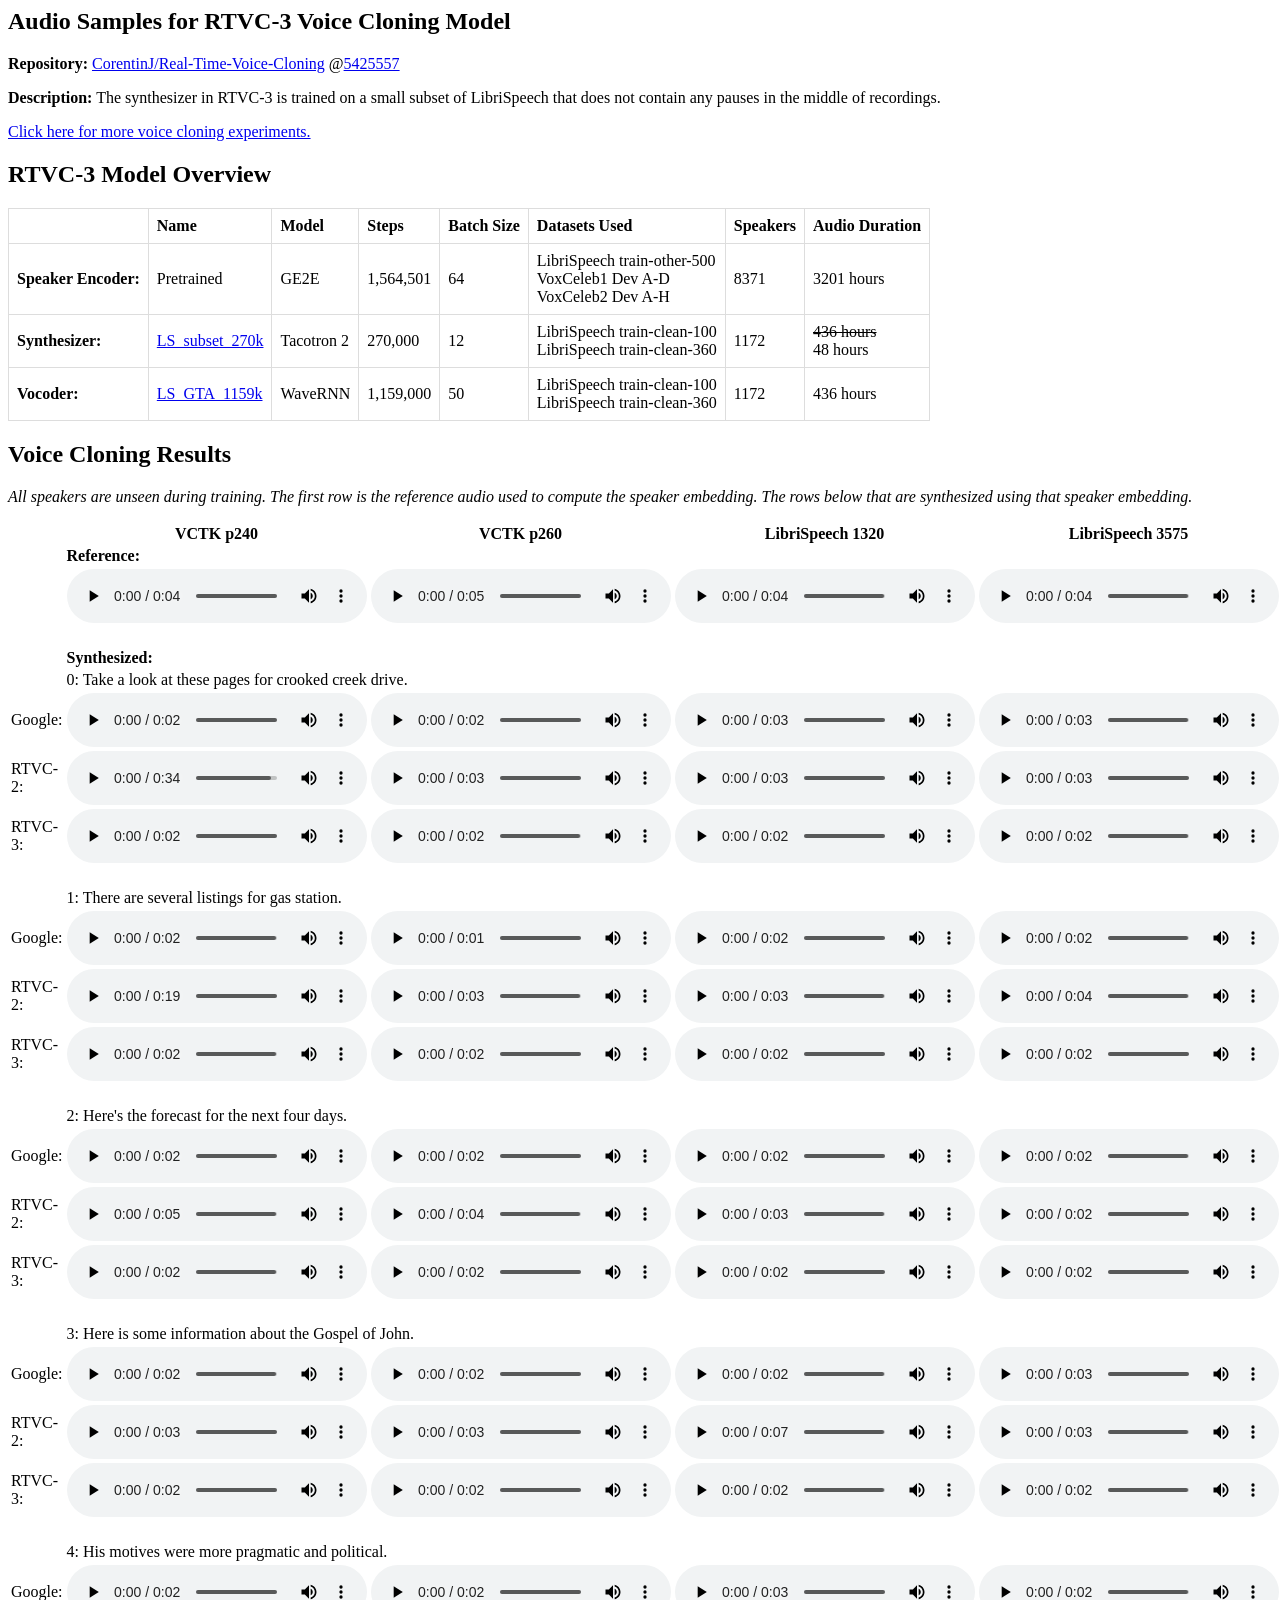
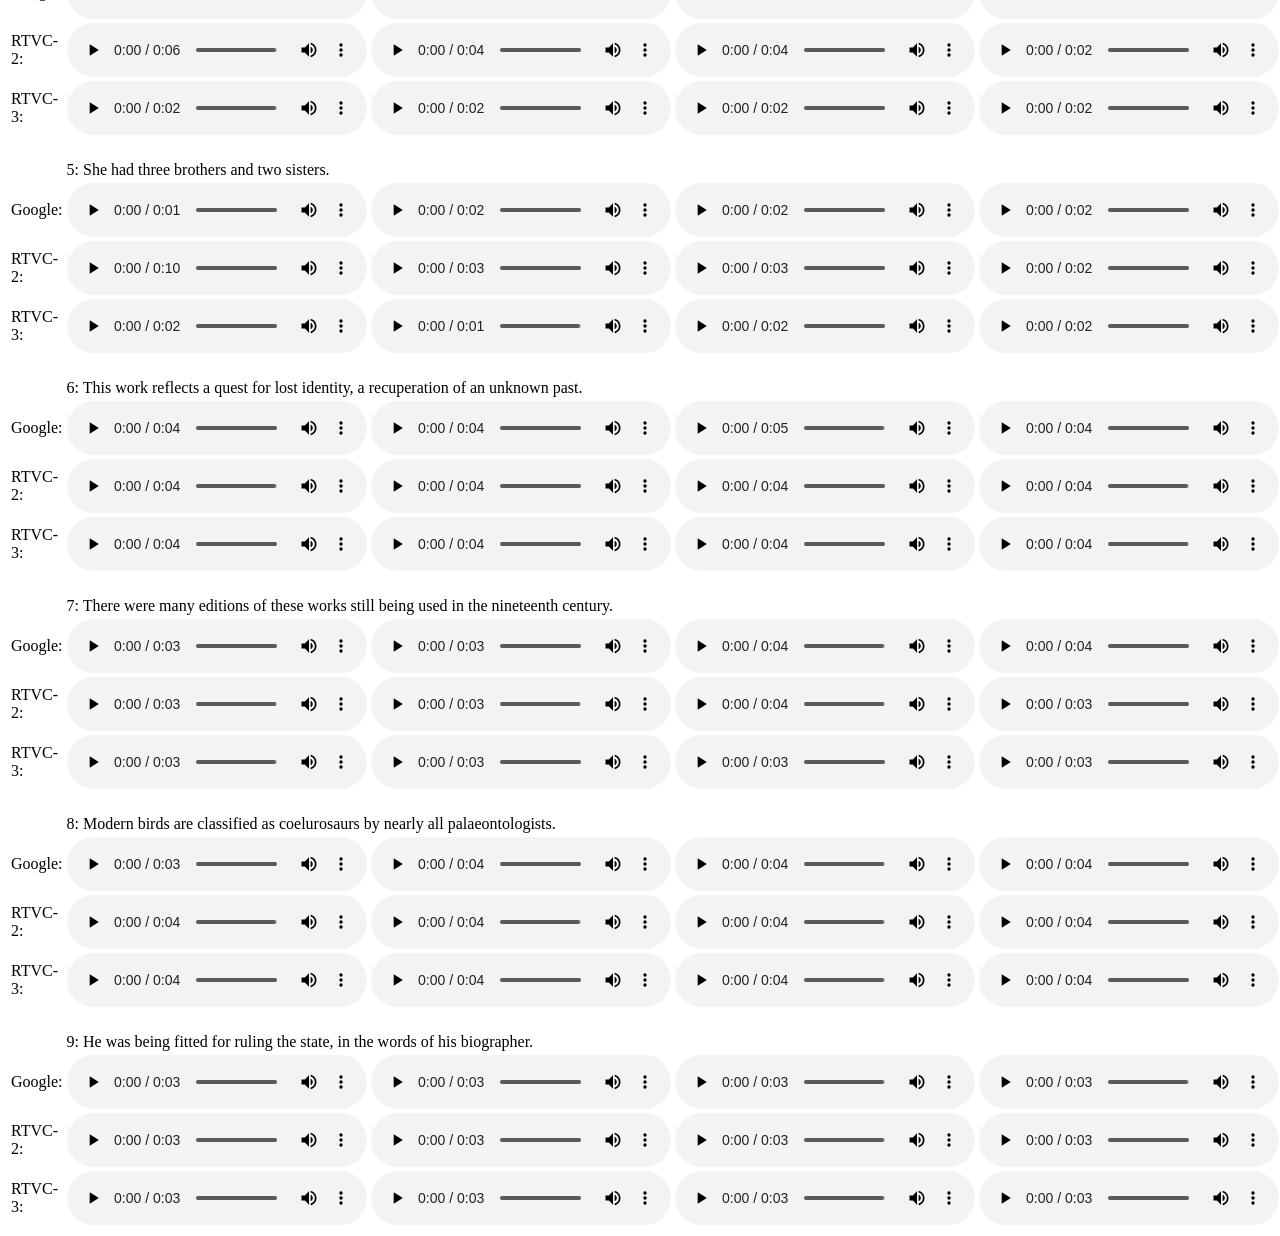
<file: RTVC-3.html>
<html>
  <head>
    <meta charset="UTF-8">
    <title>Audio Samples for RTVC-3 Voice Cloning Model</title>
    <link rel="stylesheet" type="text/css" href="stylesheet.css"/>
  </head>
  <body>
    <div>
      <article>
        <header>
          <h1>Audio Samples for RTVC-3 Voice Cloning Model</h1>
        </header>
      </article>

      <p><b>Repository:</b>
         <a href="https://github.com/CorentinJ/Real-Time-Voice-Cloning">CorentinJ/Real-Time-Voice-Cloning</a>
         @<a href="https://github.com/CorentinJ/Real-Time-Voice-Cloning/tree/5425557efe30863267f805851f918124191e0be0">5425557</a></p>

      <p><b>Description:</b>
        The synthesizer in RTVC-3 is trained on a small subset of LibriSpeech
        that does not contain any pauses in the middle of recordings.
      </p>

      <p><a href="index.html">Click here for more voice cloning experiments.</a></p>

      <h2>RTVC-3 Model Overview</h2>

<table class="model">
  <thead>
    <tr>
      <th></th>
      <th>Name</th>
      <th>Model</th>
      <th>Steps</th>
      <th>Batch Size</th>
      <th>Datasets Used</th>
      <th>Speakers</th>
      <th>Audio Duration</th>
    </tr>
  </thead>
  <tbody>
    <tr>
      <td><b>Speaker Encoder:</b></td>
      <td>Pretrained</td>
      <td>GE2E</td>
      <td>1,564,501</td>
      <td>64</td>
      <td>LibriSpeech train-other-500<br>
          VoxCeleb1 Dev A-D<br>
          VoxCeleb2 Dev A-H</td>
      <td>8371</td>
      <td>3201 hours</td>
    </tr>
    <tr>
      <td><b>Synthesizer:</b></td>
      <td><a href="https://github.com/CorentinJ/Real-Time-Voice-Cloning/issues/538">LS_subset_270k</a></td>
      <td>Tacotron 2</td>
      <td>270,000</td>
      <td>12</td>
      <td>LibriSpeech train-clean-100<br>
          LibriSpeech train-clean-360</td>
      <td>1172</td>
      <td>
        <s>436 hours</s><br>
        48 hours
      </td>
    </tr>
    <tr>
      <td><b>Vocoder:</b></td>
      <td><a href="https://github.com/CorentinJ/Real-Time-Voice-Cloning/issues/126#issuecomment-650531957">LS_GTA_1159k</a></td>
      <td>WaveRNN</td>
      <td>1,159,000</td>
      <td>50</td>
      <td>LibriSpeech train-clean-100<br>
          LibriSpeech train-clean-360</td>
      <td>1172</td>
      <td>436 hours</td>
    </tr>
  </tbody>
</table>

      <h2>Voice Cloning Results</h2>

      <p><i>All speakers are unseen during training. The first row is the reference audio used to compute the speaker embedding. The rows below that are synthesized using that speaker embedding.</i></p>

<table>
  <thead>
    <tr>
      <th></th><th>VCTK p240</th><th>VCTK p260</th><th>LibriSpeech 1320</th><th>LibriSpeech 3575</th><th>LibriSpeech 6829</th><th>LibriSpeech 8230</th>
    </tr>
  </thead>
  <tbody>
    <tr>
      <td></td><td colspan="6"><span><b>Reference:</b></td></span>
    </tr>
    <tr>
      <td></td>
      <td><audio controls=""><source src="wavs/groundtruth/p240_00000.wav" type="audio/wav"></audio></td>
      <td><audio controls=""><source src="wavs/groundtruth/p260_00000.wav" type="audio/wav"></audio></td>
      <td><audio controls=""><source src="wavs/groundtruth/1320_00000.wav" type="audio/wav"></audio></td>
      <td><audio controls=""><source src="wavs/groundtruth/3575_00000.wav" type="audio/wav"></audio></td>
      <td><audio controls=""><source src="wavs/groundtruth/6829_00000.wav" type="audio/wav"></audio></td>
      <td><audio controls=""><source src="wavs/groundtruth/8230_00000.wav" type="audio/wav"></audio></td>
    </tr>
    <tr><td colspan="7">&nbsp;</td></tr>
    <tr>
      <td></td><td colspan="6"><span><b>Synthesized:</b></span></td>
    </tr>
    <tr>
      <td></td><td colspan="6"><span>0: Take a look at these pages for crooked creek drive.</span></td>
    </tr>
    <tr>
      <td>Google:</td>
      <td><audio controls=""><source src="wavs/synthesized/Google/p240_00002.wav" type="audio/wav"></audio></td>
      <td><audio controls=""><source src="wavs/synthesized/Google/p260_00002.wav" type="audio/wav"></audio></td>
      <td><audio controls=""><source src="wavs/synthesized/Google/1320_00002.wav" type="audio/wav"></audio></td>
      <td><audio controls=""><source src="wavs/synthesized/Google/3575_00002.wav" type="audio/wav"></audio></td>
      <td><audio controls=""><source src="wavs/synthesized/Google/6829_00002.wav" type="audio/wav"></audio></td>
      <td><audio controls=""><source src="wavs/synthesized/Google/8230_00002.wav" type="audio/wav"></audio></td>
    </tr>
    <tr>
      <td>RTVC-2:</td>
      <td><audio controls=""><source src="wavs/synthesized/RTVC-2/p240_00002.wav" type="audio/wav"></audio></td>
      <td><audio controls=""><source src="wavs/synthesized/RTVC-2/p260_00002.wav" type="audio/wav"></audio></td>
      <td><audio controls=""><source src="wavs/synthesized/RTVC-2/1320_00002.wav" type="audio/wav"></audio></td>
      <td><audio controls=""><source src="wavs/synthesized/RTVC-2/3575_00002.wav" type="audio/wav"></audio></td>
      <td><audio controls=""><source src="wavs/synthesized/RTVC-2/6829_00002.wav" type="audio/wav"></audio></td>
      <td><audio controls=""><source src="wavs/synthesized/RTVC-2/8230_00002.wav" type="audio/wav"></audio></td>
    </tr>
    <tr>
      <td>RTVC-3:</td>
      <td><audio controls=""><source src="wavs/synthesized/RTVC-3/p240_00002.wav" type="audio/wav"></audio></td>
      <td><audio controls=""><source src="wavs/synthesized/RTVC-3/p260_00002.wav" type="audio/wav"></audio></td>
      <td><audio controls=""><source src="wavs/synthesized/RTVC-3/1320_00002.wav" type="audio/wav"></audio></td>
      <td><audio controls=""><source src="wavs/synthesized/RTVC-3/3575_00002.wav" type="audio/wav"></audio></td>
      <td><audio controls=""><source src="wavs/synthesized/RTVC-3/6829_00002.wav" type="audio/wav"></audio></td>
      <td><audio controls=""><source src="wavs/synthesized/RTVC-3/8230_00002.wav" type="audio/wav"></audio></td>
    </tr>
    <tr><td colspan="7">&nbsp;</td></tr>
    <tr><td></td><td colspan="6"><span>1: There are several listings for gas station.</span></td></tr>
    <tr>
      <td>Google:</td>
      <td><audio controls=""><source src="wavs/synthesized/Google/p240_00006.wav" type="audio/wav"></audio></td>
      <td><audio controls=""><source src="wavs/synthesized/Google/p260_00006.wav" type="audio/wav"></audio></td>
      <td><audio controls=""><source src="wavs/synthesized/Google/1320_00006.wav" type="audio/wav"></audio></td>
      <td><audio controls=""><source src="wavs/synthesized/Google/3575_00006.wav" type="audio/wav"></audio></td>
      <td><audio controls=""><source src="wavs/synthesized/Google/6829_00006.wav" type="audio/wav"></audio></td>
      <td><audio controls=""><source src="wavs/synthesized/Google/8230_00006.wav" type="audio/wav"></audio></td>
    </tr>
    <tr>
      <td>RTVC-2:</td>
      <td><audio controls=""><source src="wavs/synthesized/RTVC-2/p240_00006.wav" type="audio/wav"></audio></td>
      <td><audio controls=""><source src="wavs/synthesized/RTVC-2/p260_00006.wav" type="audio/wav"></audio></td>
      <td><audio controls=""><source src="wavs/synthesized/RTVC-2/1320_00006.wav" type="audio/wav"></audio></td>
      <td><audio controls=""><source src="wavs/synthesized/RTVC-2/3575_00006.wav" type="audio/wav"></audio></td>
      <td><audio controls=""><source src="wavs/synthesized/RTVC-2/6829_00006.wav" type="audio/wav"></audio></td>
      <td><audio controls=""><source src="wavs/synthesized/RTVC-2/8230_00006.wav" type="audio/wav"></audio></td>
    </tr>
    <tr>
      <td>RTVC-3:</td>
      <td><audio controls=""><source src="wavs/synthesized/RTVC-3/p240_00006.wav" type="audio/wav"></audio></td>
      <td><audio controls=""><source src="wavs/synthesized/RTVC-3/p260_00006.wav" type="audio/wav"></audio></td>
      <td><audio controls=""><source src="wavs/synthesized/RTVC-3/1320_00006.wav" type="audio/wav"></audio></td>
      <td><audio controls=""><source src="wavs/synthesized/RTVC-3/3575_00006.wav" type="audio/wav"></audio></td>
      <td><audio controls=""><source src="wavs/synthesized/RTVC-3/6829_00006.wav" type="audio/wav"></audio></td>
      <td><audio controls=""><source src="wavs/synthesized/RTVC-3/8230_00006.wav" type="audio/wav"></audio></td>
    </tr>
    <tr><td colspan="7">&nbsp;</td></tr>
    <tr><td></td><td colspan="6"><span>2: Here's the forecast for the next four days.</span></td></tr>
    <tr>
      <td>Google:</td>
      <td><audio controls=""><source src="wavs/synthesized/Google/p240_00027.wav" type="audio/wav"></audio></td>
      <td><audio controls=""><source src="wavs/synthesized/Google/p260_00027.wav" type="audio/wav"></audio></td>
      <td><audio controls=""><source src="wavs/synthesized/Google/1320_00027.wav" type="audio/wav"></audio></td>
      <td><audio controls=""><source src="wavs/synthesized/Google/3575_00027.wav" type="audio/wav"></audio></td>
      <td><audio controls=""><source src="wavs/synthesized/Google/6829_00027.wav" type="audio/wav"></audio></td>
      <td><audio controls=""><source src="wavs/synthesized/Google/8230_00027.wav" type="audio/wav"></audio></td>
    </tr>
    <tr>
      <td>RTVC-2:</td>
      <td><audio controls=""><source src="wavs/synthesized/RTVC-2/p240_00027.wav" type="audio/wav"></audio></td>
      <td><audio controls=""><source src="wavs/synthesized/RTVC-2/p260_00027.wav" type="audio/wav"></audio></td>
      <td><audio controls=""><source src="wavs/synthesized/RTVC-2/1320_00027.wav" type="audio/wav"></audio></td>
      <td><audio controls=""><source src="wavs/synthesized/RTVC-2/3575_00027.wav" type="audio/wav"></audio></td>
      <td><audio controls=""><source src="wavs/synthesized/RTVC-2/6829_00027.wav" type="audio/wav"></audio></td>
      <td><audio controls=""><source src="wavs/synthesized/RTVC-2/8230_00027.wav" type="audio/wav"></audio></td>
    </tr>
    <tr>
      <td>RTVC-3:</td>
      <td><audio controls=""><source src="wavs/synthesized/RTVC-3/p240_00027.wav" type="audio/wav"></audio></td>
      <td><audio controls=""><source src="wavs/synthesized/RTVC-3/p260_00027.wav" type="audio/wav"></audio></td>
      <td><audio controls=""><source src="wavs/synthesized/RTVC-3/1320_00027.wav" type="audio/wav"></audio></td>
      <td><audio controls=""><source src="wavs/synthesized/RTVC-3/3575_00027.wav" type="audio/wav"></audio></td>
      <td><audio controls=""><source src="wavs/synthesized/RTVC-3/6829_00027.wav" type="audio/wav"></audio></td>
      <td><audio controls=""><source src="wavs/synthesized/RTVC-3/8230_00027.wav" type="audio/wav"></audio></td>
    </tr>
    <tr><td colspan="7">&nbsp;</td></tr>
    <tr>
      <td></td><td colspan="6"><span>3: Here is some information about the Gospel of John.</span></td>
    </tr>
    <tr>
      <td>Google:</td>
      <td><audio controls=""><source src="wavs/synthesized/Google/p240_00038.wav" type="audio/wav"></audio></td>
      <td><audio controls=""><source src="wavs/synthesized/Google/p260_00038.wav" type="audio/wav"></audio></td>
      <td><audio controls=""><source src="wavs/synthesized/Google/1320_00038.wav" type="audio/wav"></audio></td>
      <td><audio controls=""><source src="wavs/synthesized/Google/3575_00038.wav" type="audio/wav"></audio></td>
      <td><audio controls=""><source src="wavs/synthesized/Google/6829_00038.wav" type="audio/wav"></audio></td>
      <td><audio controls=""><source src="wavs/synthesized/Google/8230_00038.wav" type="audio/wav"></audio></td>
    </tr>
    <tr>
      <td>RTVC-2:</td>
      <td><audio controls=""><source src="wavs/synthesized/RTVC-2/p240_00038.wav" type="audio/wav"></audio></td>
      <td><audio controls=""><source src="wavs/synthesized/RTVC-2/p260_00038.wav" type="audio/wav"></audio></td>
      <td><audio controls=""><source src="wavs/synthesized/RTVC-2/1320_00038.wav" type="audio/wav"></audio></td>
      <td><audio controls=""><source src="wavs/synthesized/RTVC-2/3575_00038.wav" type="audio/wav"></audio></td>
      <td><audio controls=""><source src="wavs/synthesized/RTVC-2/6829_00038.wav" type="audio/wav"></audio></td>
      <td><audio controls=""><source src="wavs/synthesized/RTVC-2/8230_00038.wav" type="audio/wav"></audio></td>
    </tr>
    <tr>
      <td>RTVC-3:</td>
      <td><audio controls=""><source src="wavs/synthesized/RTVC-3/p240_00038.wav" type="audio/wav"></audio></td>
      <td><audio controls=""><source src="wavs/synthesized/RTVC-3/p260_00038.wav" type="audio/wav"></audio></td>
      <td><audio controls=""><source src="wavs/synthesized/RTVC-3/1320_00038.wav" type="audio/wav"></audio></td>
      <td><audio controls=""><source src="wavs/synthesized/RTVC-3/3575_00038.wav" type="audio/wav"></audio></td>
      <td><audio controls=""><source src="wavs/synthesized/RTVC-3/6829_00038.wav" type="audio/wav"></audio></td>
      <td><audio controls=""><source src="wavs/synthesized/RTVC-3/8230_00038.wav" type="audio/wav"></audio></td>
    </tr>
    <tr><td colspan="7">&nbsp;</td></tr>
    <tr>
      <td></td><td colspan="6"><span>4: His motives were more pragmatic and political.</span></td>
    </tr>
    <tr>
      <td>Google:</td>
      <td><audio controls=""><source src="wavs/synthesized/Google/p240_00053.wav" type="audio/wav"></audio></td>
      <td><audio controls=""><source src="wavs/synthesized/Google/p260_00053.wav" type="audio/wav"></audio></td>
      <td><audio controls=""><source src="wavs/synthesized/Google/1320_00053.wav" type="audio/wav"></audio></td>
      <td><audio controls=""><source src="wavs/synthesized/Google/3575_00053.wav" type="audio/wav"></audio></td>
      <td><audio controls=""><source src="wavs/synthesized/Google/6829_00053.wav" type="audio/wav"></audio></td>
      <td><audio controls=""><source src="wavs/synthesized/Google/8230_00053.wav" type="audio/wav"></audio></td>
    </tr>
    <tr>
      <td>RTVC-2:</td>
      <td><audio controls=""><source src="wavs/synthesized/RTVC-2/p240_00053.wav" type="audio/wav"></audio></td>
      <td><audio controls=""><source src="wavs/synthesized/RTVC-2/p260_00053.wav" type="audio/wav"></audio></td>
      <td><audio controls=""><source src="wavs/synthesized/RTVC-2/1320_00053.wav" type="audio/wav"></audio></td>
      <td><audio controls=""><source src="wavs/synthesized/RTVC-2/3575_00053.wav" type="audio/wav"></audio></td>
      <td><audio controls=""><source src="wavs/synthesized/RTVC-2/6829_00053.wav" type="audio/wav"></audio></td>
      <td><audio controls=""><source src="wavs/synthesized/RTVC-2/8230_00053.wav" type="audio/wav"></audio></td>
    </tr>
    <tr>
      <td>RTVC-3:</td>
      <td><audio controls=""><source src="wavs/synthesized/RTVC-3/p240_00053.wav" type="audio/wav"></audio></td>
      <td><audio controls=""><source src="wavs/synthesized/RTVC-3/p260_00053.wav" type="audio/wav"></audio></td>
      <td><audio controls=""><source src="wavs/synthesized/RTVC-3/1320_00053.wav" type="audio/wav"></audio></td>
      <td><audio controls=""><source src="wavs/synthesized/RTVC-3/3575_00053.wav" type="audio/wav"></audio></td>
      <td><audio controls=""><source src="wavs/synthesized/RTVC-3/6829_00053.wav" type="audio/wav"></audio></td>
      <td><audio controls=""><source src="wavs/synthesized/RTVC-3/8230_00053.wav" type="audio/wav"></audio></td>
    </tr>
    <tr><td colspan="7">&nbsp;</td></tr>
    <tr>
      <td></td><td colspan="6"><span>5: She had three brothers and two sisters.</span></td>
    </tr>
    <tr>
      <td>Google:</td>
      <td><audio controls=""><source src="wavs/synthesized/Google/p240_00062.wav" type="audio/wav"></audio></td>
      <td><audio controls=""><source src="wavs/synthesized/Google/p260_00062.wav" type="audio/wav"></audio></td>
      <td><audio controls=""><source src="wavs/synthesized/Google/1320_00062.wav" type="audio/wav"></audio></td>
      <td><audio controls=""><source src="wavs/synthesized/Google/3575_00062.wav" type="audio/wav"></audio></td>
      <td><audio controls=""><source src="wavs/synthesized/Google/6829_00062.wav" type="audio/wav"></audio></td>
      <td><audio controls=""><source src="wavs/synthesized/Google/8230_00062.wav" type="audio/wav"></audio></td>
    </tr>
    <tr>
      <td>RTVC-2:</td>
      <td><audio controls=""><source src="wavs/synthesized/RTVC-2/p240_00062.wav" type="audio/wav"></audio></td>
      <td><audio controls=""><source src="wavs/synthesized/RTVC-2/p260_00062.wav" type="audio/wav"></audio></td>
      <td><audio controls=""><source src="wavs/synthesized/RTVC-2/1320_00062.wav" type="audio/wav"></audio></td>
      <td><audio controls=""><source src="wavs/synthesized/RTVC-2/3575_00062.wav" type="audio/wav"></audio></td>
      <td><audio controls=""><source src="wavs/synthesized/RTVC-2/6829_00062.wav" type="audio/wav"></audio></td>
      <td><audio controls=""><source src="wavs/synthesized/RTVC-2/8230_00062.wav" type="audio/wav"></audio></td>
    </tr>
    <tr>
      <td>RTVC-3:</td>
      <td><audio controls=""><source src="wavs/synthesized/RTVC-3/p240_00062.wav" type="audio/wav"></audio></td>
      <td><audio controls=""><source src="wavs/synthesized/RTVC-3/p260_00062.wav" type="audio/wav"></audio></td>
      <td><audio controls=""><source src="wavs/synthesized/RTVC-3/1320_00062.wav" type="audio/wav"></audio></td>
      <td><audio controls=""><source src="wavs/synthesized/RTVC-3/3575_00062.wav" type="audio/wav"></audio></td>
      <td><audio controls=""><source src="wavs/synthesized/RTVC-3/6829_00062.wav" type="audio/wav"></audio></td>
      <td><audio controls=""><source src="wavs/synthesized/RTVC-3/8230_00062.wav" type="audio/wav"></audio></td>
    </tr>
    <tr><td colspan="7">&nbsp;</td></tr>
    <tr>
      <td></td><td colspan="6"><span>6: This work reflects a quest for lost identity, a recuperation of an unknown past.</span></td>
    </tr>
    <tr>
      <td>Google:</td>
      <td><audio controls=""><source src="wavs/synthesized/Google/p240_00073.wav" type="audio/wav"></audio></td>
      <td><audio controls=""><source src="wavs/synthesized/Google/p260_00073.wav" type="audio/wav"></audio></td>
      <td><audio controls=""><source src="wavs/synthesized/Google/1320_00073.wav" type="audio/wav"></audio></td>
      <td><audio controls=""><source src="wavs/synthesized/Google/3575_00073.wav" type="audio/wav"></audio></td>
      <td><audio controls=""><source src="wavs/synthesized/Google/6829_00073.wav" type="audio/wav"></audio></td>
      <td><audio controls=""><source src="wavs/synthesized/Google/8230_00073.wav" type="audio/wav"></audio></td>
    </tr>
    <tr>
      <td>RTVC-2:</td>
      <td><audio controls=""><source src="wavs/synthesized/RTVC-2/p240_00073.wav" type="audio/wav"></audio></td>
      <td><audio controls=""><source src="wavs/synthesized/RTVC-2/p260_00073.wav" type="audio/wav"></audio></td>
      <td><audio controls=""><source src="wavs/synthesized/RTVC-2/1320_00073.wav" type="audio/wav"></audio></td>
      <td><audio controls=""><source src="wavs/synthesized/RTVC-2/3575_00073.wav" type="audio/wav"></audio></td>
      <td><audio controls=""><source src="wavs/synthesized/RTVC-2/6829_00073.wav" type="audio/wav"></audio></td>
      <td><audio controls=""><source src="wavs/synthesized/RTVC-2/8230_00073.wav" type="audio/wav"></audio></td>
    </tr>
    <tr>
      <td>RTVC-3:</td>
      <td><audio controls=""><source src="wavs/synthesized/RTVC-3/p240_00073.wav" type="audio/wav"></audio></td>
      <td><audio controls=""><source src="wavs/synthesized/RTVC-3/p260_00073.wav" type="audio/wav"></audio></td>
      <td><audio controls=""><source src="wavs/synthesized/RTVC-3/1320_00073.wav" type="audio/wav"></audio></td>
      <td><audio controls=""><source src="wavs/synthesized/RTVC-3/3575_00073.wav" type="audio/wav"></audio></td>
      <td><audio controls=""><source src="wavs/synthesized/RTVC-3/6829_00073.wav" type="audio/wav"></audio></td>
      <td><audio controls=""><source src="wavs/synthesized/RTVC-3/8230_00073.wav" type="audio/wav"></audio></td>
    </tr>
    <tr><td colspan="7">&nbsp;</td></tr>
    <tr>
      <td></td><td colspan="6"><span>7: There were many editions of these works still being used in the nineteenth century.</span></td>
    </tr>
    <tr>
      <td>Google:</td>
      <td><audio controls=""><source src="wavs/synthesized/Google/p240_00078.wav" type="audio/wav"></audio></td>
      <td><audio controls=""><source src="wavs/synthesized/Google/p260_00078.wav" type="audio/wav"></audio></td>
      <td><audio controls=""><source src="wavs/synthesized/Google/1320_00078.wav" type="audio/wav"></audio></td>
      <td><audio controls=""><source src="wavs/synthesized/Google/3575_00078.wav" type="audio/wav"></audio></td>
      <td><audio controls=""><source src="wavs/synthesized/Google/6829_00078.wav" type="audio/wav"></audio></td>
      <td><audio controls=""><source src="wavs/synthesized/Google/8230_00078.wav" type="audio/wav"></audio></td>
    </tr>
    <tr>
      <td>RTVC-2:</td>
      <td><audio controls=""><source src="wavs/synthesized/RTVC-2/p240_00078.wav" type="audio/wav"></audio></td>
      <td><audio controls=""><source src="wavs/synthesized/RTVC-2/p260_00078.wav" type="audio/wav"></audio></td>
      <td><audio controls=""><source src="wavs/synthesized/RTVC-2/1320_00078.wav" type="audio/wav"></audio></td>
      <td><audio controls=""><source src="wavs/synthesized/RTVC-2/3575_00078.wav" type="audio/wav"></audio></td>
      <td><audio controls=""><source src="wavs/synthesized/RTVC-2/6829_00078.wav" type="audio/wav"></audio></td>
      <td><audio controls=""><source src="wavs/synthesized/RTVC-2/8230_00078.wav" type="audio/wav"></audio></td>
    </tr>
    <tr>
      <td>RTVC-3:</td>
      <td><audio controls=""><source src="wavs/synthesized/RTVC-3/p240_00078.wav" type="audio/wav"></audio></td>
      <td><audio controls=""><source src="wavs/synthesized/RTVC-3/p260_00078.wav" type="audio/wav"></audio></td>
      <td><audio controls=""><source src="wavs/synthesized/RTVC-3/1320_00078.wav" type="audio/wav"></audio></td>
      <td><audio controls=""><source src="wavs/synthesized/RTVC-3/3575_00078.wav" type="audio/wav"></audio></td>
      <td><audio controls=""><source src="wavs/synthesized/RTVC-3/6829_00078.wav" type="audio/wav"></audio></td>
      <td><audio controls=""><source src="wavs/synthesized/RTVC-3/8230_00078.wav" type="audio/wav"></audio></td>
    </tr>
    <tr><td colspan="7">&nbsp;</td></tr>
    <tr>
      <td></td><td colspan="6"><span>8: Modern birds are classified as coelurosaurs by nearly all palaeontologists.</span></td>
    </tr>
    <tr>
      <td>Google:</td>
      <td><audio controls=""><source src="wavs/synthesized/Google/p240_00082.wav" type="audio/wav"></audio></td>
      <td><audio controls=""><source src="wavs/synthesized/Google/p260_00082.wav" type="audio/wav"></audio></td>
      <td><audio controls=""><source src="wavs/synthesized/Google/1320_00082.wav" type="audio/wav"></audio></td>
      <td><audio controls=""><source src="wavs/synthesized/Google/3575_00082.wav" type="audio/wav"></audio></td>
      <td><audio controls=""><source src="wavs/synthesized/Google/6829_00082.wav" type="audio/wav"></audio></td>
      <td><audio controls=""><source src="wavs/synthesized/Google/8230_00082.wav" type="audio/wav"></audio></td>
    </tr>
    <tr>
      <td>RTVC-2:</td>
      <td><audio controls=""><source src="wavs/synthesized/RTVC-2/p240_00082.wav" type="audio/wav"></audio></td>
      <td><audio controls=""><source src="wavs/synthesized/RTVC-2/p260_00082.wav" type="audio/wav"></audio></td>
      <td><audio controls=""><source src="wavs/synthesized/RTVC-2/1320_00082.wav" type="audio/wav"></audio></td>
      <td><audio controls=""><source src="wavs/synthesized/RTVC-2/3575_00082.wav" type="audio/wav"></audio></td>
      <td><audio controls=""><source src="wavs/synthesized/RTVC-2/6829_00082.wav" type="audio/wav"></audio></td>
      <td><audio controls=""><source src="wavs/synthesized/RTVC-2/8230_00082.wav" type="audio/wav"></audio></td>
    </tr>
    <tr>
      <td>RTVC-3:</td>
      <td><audio controls=""><source src="wavs/synthesized/RTVC-3/p240_00082.wav" type="audio/wav"></audio></td>
      <td><audio controls=""><source src="wavs/synthesized/RTVC-3/p260_00082.wav" type="audio/wav"></audio></td>
      <td><audio controls=""><source src="wavs/synthesized/RTVC-3/1320_00082.wav" type="audio/wav"></audio></td>
      <td><audio controls=""><source src="wavs/synthesized/RTVC-3/3575_00082.wav" type="audio/wav"></audio></td>
      <td><audio controls=""><source src="wavs/synthesized/RTVC-3/6829_00082.wav" type="audio/wav"></audio></td>
      <td><audio controls=""><source src="wavs/synthesized/RTVC-3/8230_00082.wav" type="audio/wav"></audio></td>
    </tr>
    <tr><td colspan="7">&nbsp;</td></tr>
    <tr>
      <td></td><td colspan="6"><span>9: He was being fitted for ruling the state, in the words of his biographer.</span></td>
    </tr>
    <tr>
      <td>Google:</td>
      <td><audio controls=""><source src="wavs/synthesized/Google/p240_00091.wav" type="audio/wav"></audio></td>
      <td><audio controls=""><source src="wavs/synthesized/Google/p260_00091.wav" type="audio/wav"></audio></td>
      <td><audio controls=""><source src="wavs/synthesized/Google/1320_00091.wav" type="audio/wav"></audio></td>
      <td><audio controls=""><source src="wavs/synthesized/Google/3575_00091.wav" type="audio/wav"></audio></td>
      <td><audio controls=""><source src="wavs/synthesized/Google/6829_00091.wav" type="audio/wav"></audio></td>
      <td><audio controls=""><source src="wavs/synthesized/Google/8230_00091.wav" type="audio/wav"></audio></td>
    </tr>
    <tr>
      <td>RTVC-2:</td>
      <td><audio controls=""><source src="wavs/synthesized/RTVC-2/p240_00091.wav" type="audio/wav"></audio></td>
      <td><audio controls=""><source src="wavs/synthesized/RTVC-2/p260_00091.wav" type="audio/wav"></audio></td>
      <td><audio controls=""><source src="wavs/synthesized/RTVC-2/1320_00091.wav" type="audio/wav"></audio></td>
      <td><audio controls=""><source src="wavs/synthesized/RTVC-2/3575_00091.wav" type="audio/wav"></audio></td>
      <td><audio controls=""><source src="wavs/synthesized/RTVC-2/6829_00091.wav" type="audio/wav"></audio></td>
      <td><audio controls=""><source src="wavs/synthesized/RTVC-2/8230_00091.wav" type="audio/wav"></audio></td>
    </tr>
    <tr>
      <td>RTVC-3:</td>
      <td><audio controls=""><source src="wavs/synthesized/RTVC-3/p240_00091.wav" type="audio/wav"></audio></td>
      <td><audio controls=""><source src="wavs/synthesized/RTVC-3/p260_00091.wav" type="audio/wav"></audio></td>
      <td><audio controls=""><source src="wavs/synthesized/RTVC-3/1320_00091.wav" type="audio/wav"></audio></td>
      <td><audio controls=""><source src="wavs/synthesized/RTVC-3/3575_00091.wav" type="audio/wav"></audio></td>
      <td><audio controls=""><source src="wavs/synthesized/RTVC-3/6829_00091.wav" type="audio/wav"></audio></td>
      <td><audio controls=""><source src="wavs/synthesized/RTVC-3/8230_00091.wav" type="audio/wav"></audio></td>
    </tr>
  </tbody>
</table>

    </div>
  </body>
</html>
</file>
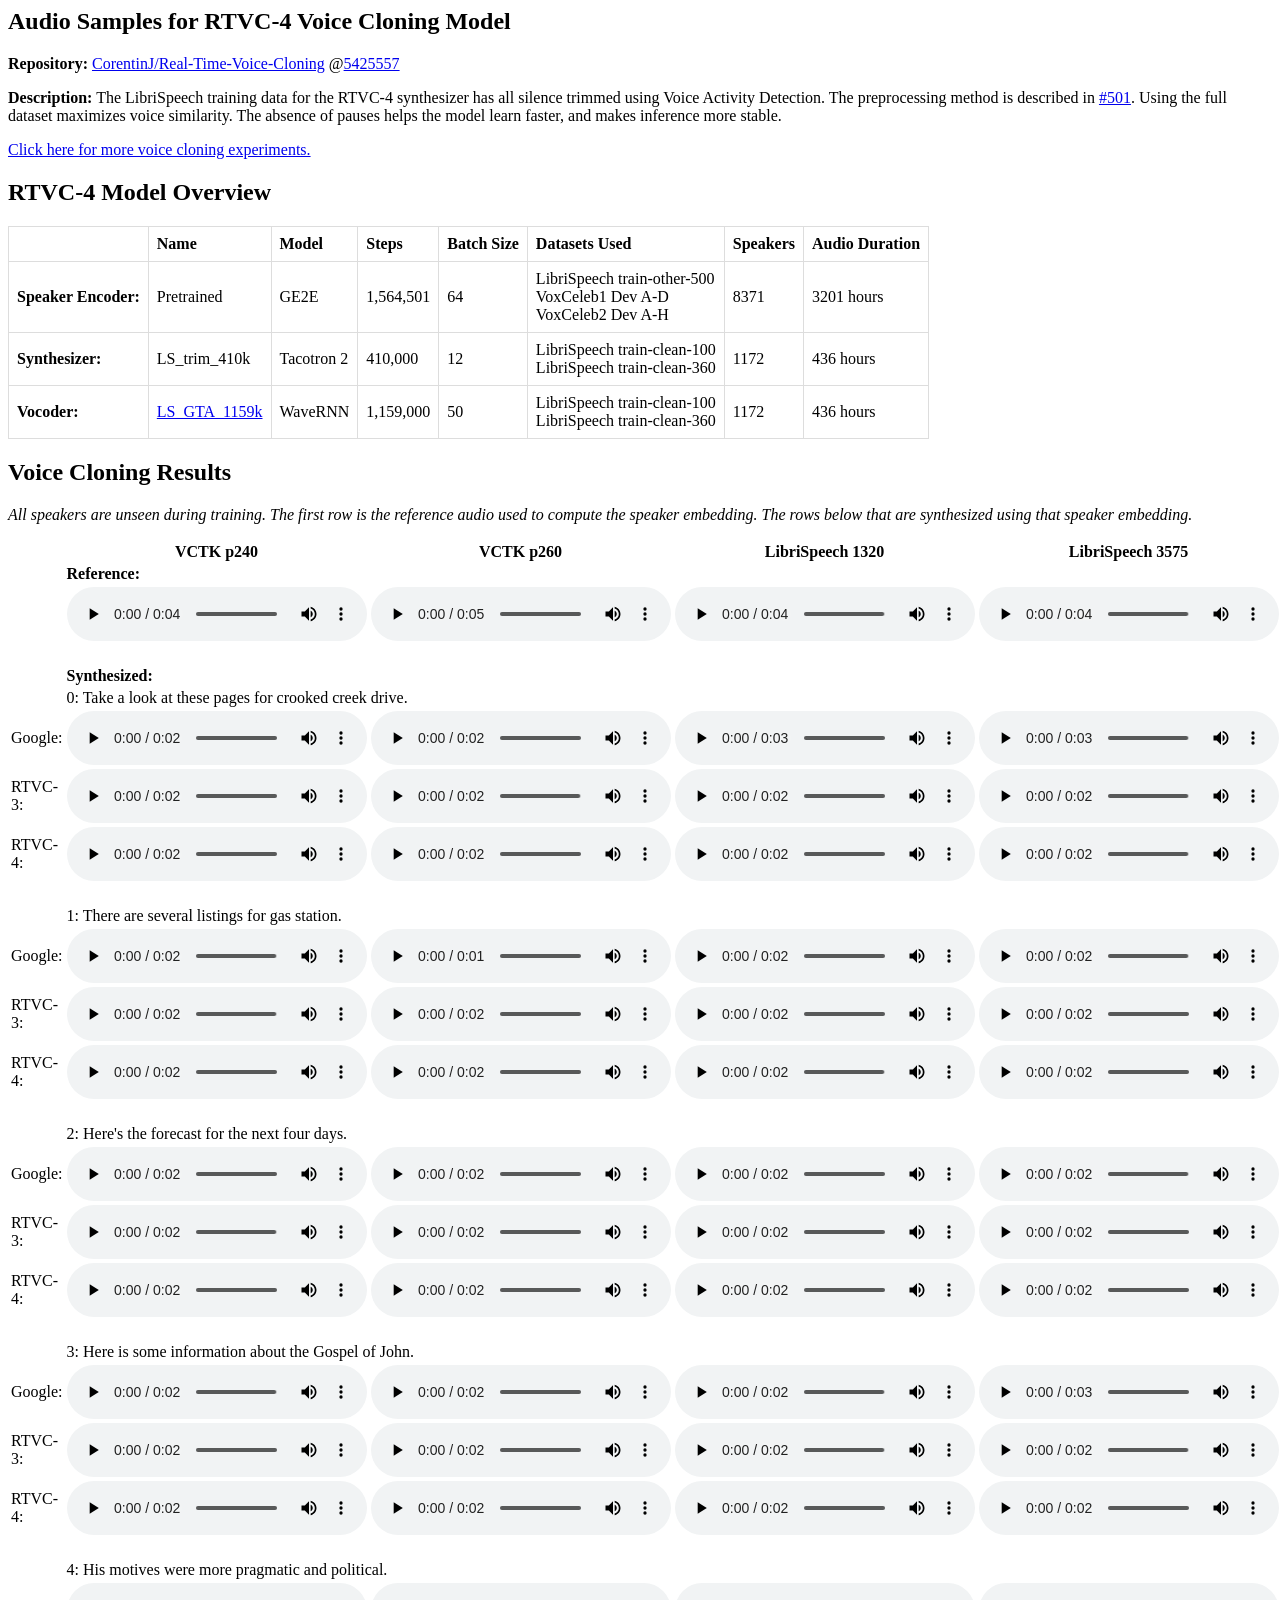
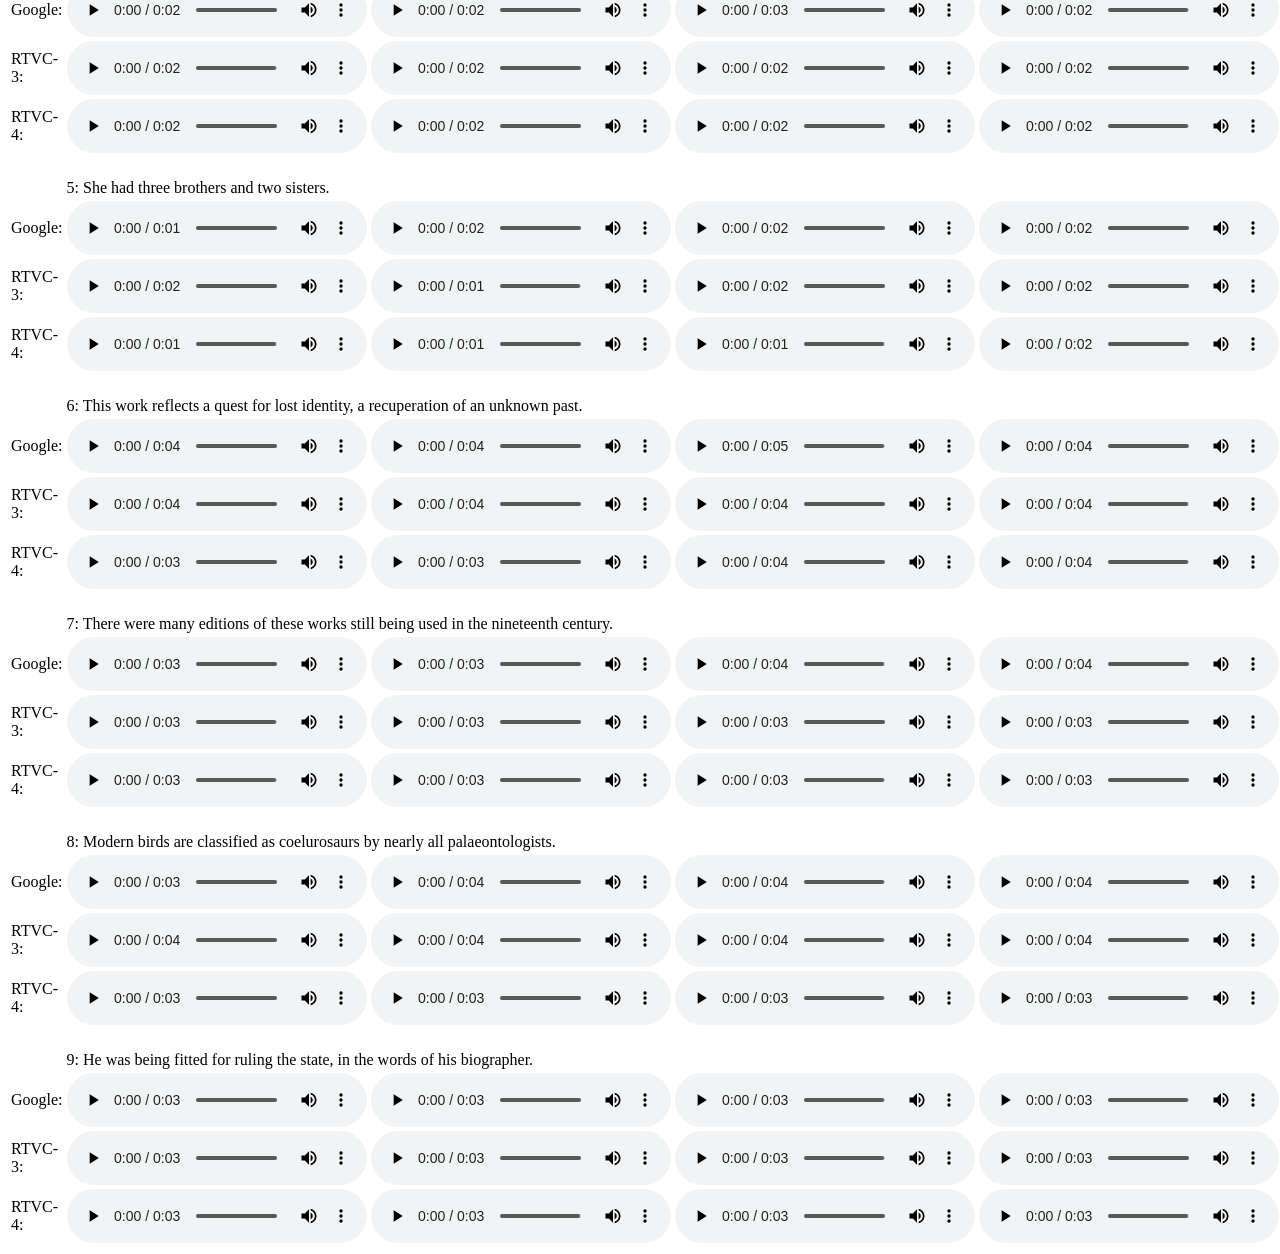
<file: RTVC-4.html>
<html>
  <head>
    <meta charset="UTF-8">
    <title>Audio Samples for RTVC-4 Voice Cloning Model</title>
    <link rel="stylesheet" type="text/css" href="stylesheet.css"/>
  </head>
  <body>
    <div>
      <article>
        <header>
          <h1>Audio Samples for RTVC-4 Voice Cloning Model</h1>
        </header>
      </article>

      <p><b>Repository:</b>
         <a href="https://github.com/CorentinJ/Real-Time-Voice-Cloning">CorentinJ/Real-Time-Voice-Cloning</a>
         @<a href="https://github.com/CorentinJ/Real-Time-Voice-Cloning/tree/5425557efe30863267f805851f918124191e0be0">5425557</a></p>

      <p><b>Description:</b>
        The LibriSpeech training data for the RTVC-4 synthesizer has all silence
        trimmed using Voice Activity Detection. The preprocessing method is
        described in <a href="https://github.com/CorentinJ/Real-Time-Voice-Cloning/issues/501">#501</a>.
        Using the full dataset maximizes voice similarity. The absence of
        pauses helps the model learn faster, and makes inference more stable.
      </p>

      <p><a href="index.html">Click here for more voice cloning experiments.</a></p>

      <h2>RTVC-4 Model Overview</h2>

<table class="model">
  <thead>
    <tr>
      <th></th>
      <th>Name</th>
      <th>Model</th>
      <th>Steps</th>
      <th>Batch Size</th>
      <th>Datasets Used</th>
      <th>Speakers</th>
      <th>Audio Duration</th>
    </tr>
  </thead>
  <tbody>
    <tr>
      <td><b>Speaker Encoder:</b></td>
      <td>Pretrained</td>
      <td>GE2E</td>
      <td>1,564,501</td>
      <td>64</td>
      <td>LibriSpeech train-other-500<br>
          VoxCeleb1 Dev A-D<br>
          VoxCeleb2 Dev A-H</td>
      <td>8371</td>
      <td>3201 hours</td>
    </tr>
    <tr>
      <td><b>Synthesizer:</b></td>
      <td>LS_trim_410k</td>
      <td>Tacotron 2</td>
      <td>410,000</td>
      <td>12</td>
      <td>LibriSpeech train-clean-100<br>
          LibriSpeech train-clean-360</td>
      <td>1172</td>
      <td>436 hours</td>
    </tr>
    <tr>
      <td><b>Vocoder:</b></td>
      <td><a href="https://github.com/CorentinJ/Real-Time-Voice-Cloning/issues/126#issuecomment-650531957">LS_GTA_1159k</a></td>
      <td>WaveRNN</td>
      <td>1,159,000</td>
      <td>50</td>
      <td>LibriSpeech train-clean-100<br>
          LibriSpeech train-clean-360</td>
      <td>1172</td>
      <td>436 hours</td>
    </tr>
  </tbody>
</table>

      <h2>Voice Cloning Results</h2>

      <p><i>All speakers are unseen during training. The first row is the reference audio used to compute the speaker embedding. The rows below that are synthesized using that speaker embedding.</i></p>

<table>
  <thead>
    <tr>
      <th></th><th>VCTK p240</th><th>VCTK p260</th><th>LibriSpeech 1320</th><th>LibriSpeech 3575</th><th>LibriSpeech 6829</th><th>LibriSpeech 8230</th>
    </tr>
  </thead>
  <tbody>
    <tr>
      <td></td><td colspan="6"><span><b>Reference:</b></td></span>
    </tr>
    <tr>
      <td></td>
      <td><audio controls=""><source src="wavs/groundtruth/p240_00000.wav" type="audio/wav"></audio></td>
      <td><audio controls=""><source src="wavs/groundtruth/p260_00000.wav" type="audio/wav"></audio></td>
      <td><audio controls=""><source src="wavs/groundtruth/1320_00000.wav" type="audio/wav"></audio></td>
      <td><audio controls=""><source src="wavs/groundtruth/3575_00000.wav" type="audio/wav"></audio></td>
      <td><audio controls=""><source src="wavs/groundtruth/6829_00000.wav" type="audio/wav"></audio></td>
      <td><audio controls=""><source src="wavs/groundtruth/8230_00000.wav" type="audio/wav"></audio></td>
    </tr>
    <tr><td colspan="7">&nbsp;</td></tr>
    <tr>
      <td></td><td colspan="6"><span><b>Synthesized:</b></span></td>
    </tr>
    <tr>
      <td></td><td colspan="6"><span>0: Take a look at these pages for crooked creek drive.</span></td>
    </tr>
    <tr>
      <td>Google:</td>
      <td><audio controls=""><source src="wavs/synthesized/Google/p240_00002.wav" type="audio/wav"></audio></td>
      <td><audio controls=""><source src="wavs/synthesized/Google/p260_00002.wav" type="audio/wav"></audio></td>
      <td><audio controls=""><source src="wavs/synthesized/Google/1320_00002.wav" type="audio/wav"></audio></td>
      <td><audio controls=""><source src="wavs/synthesized/Google/3575_00002.wav" type="audio/wav"></audio></td>
      <td><audio controls=""><source src="wavs/synthesized/Google/6829_00002.wav" type="audio/wav"></audio></td>
      <td><audio controls=""><source src="wavs/synthesized/Google/8230_00002.wav" type="audio/wav"></audio></td>
    </tr>
    <tr>
      <td>RTVC-3:</td>
      <td><audio controls=""><source src="wavs/synthesized/RTVC-3/p240_00002.wav" type="audio/wav"></audio></td>
      <td><audio controls=""><source src="wavs/synthesized/RTVC-3/p260_00002.wav" type="audio/wav"></audio></td>
      <td><audio controls=""><source src="wavs/synthesized/RTVC-3/1320_00002.wav" type="audio/wav"></audio></td>
      <td><audio controls=""><source src="wavs/synthesized/RTVC-3/3575_00002.wav" type="audio/wav"></audio></td>
      <td><audio controls=""><source src="wavs/synthesized/RTVC-3/6829_00002.wav" type="audio/wav"></audio></td>
      <td><audio controls=""><source src="wavs/synthesized/RTVC-3/8230_00002.wav" type="audio/wav"></audio></td>
    </tr>
    <tr>
      <td>RTVC-4:</td>
      <td><audio controls=""><source src="wavs/synthesized/RTVC-4/p240_00002.wav" type="audio/wav"></audio></td>
      <td><audio controls=""><source src="wavs/synthesized/RTVC-4/p260_00002.wav" type="audio/wav"></audio></td>
      <td><audio controls=""><source src="wavs/synthesized/RTVC-4/1320_00002.wav" type="audio/wav"></audio></td>
      <td><audio controls=""><source src="wavs/synthesized/RTVC-4/3575_00002.wav" type="audio/wav"></audio></td>
      <td><audio controls=""><source src="wavs/synthesized/RTVC-4/6829_00002.wav" type="audio/wav"></audio></td>
      <td><audio controls=""><source src="wavs/synthesized/RTVC-4/8230_00002.wav" type="audio/wav"></audio></td>
    </tr>
    <tr><td colspan="7">&nbsp;</td></tr>
    <tr><td></td><td colspan="6"><span>1: There are several listings for gas station.</span></td></tr>
    <tr>
      <td>Google:</td>
      <td><audio controls=""><source src="wavs/synthesized/Google/p240_00006.wav" type="audio/wav"></audio></td>
      <td><audio controls=""><source src="wavs/synthesized/Google/p260_00006.wav" type="audio/wav"></audio></td>
      <td><audio controls=""><source src="wavs/synthesized/Google/1320_00006.wav" type="audio/wav"></audio></td>
      <td><audio controls=""><source src="wavs/synthesized/Google/3575_00006.wav" type="audio/wav"></audio></td>
      <td><audio controls=""><source src="wavs/synthesized/Google/6829_00006.wav" type="audio/wav"></audio></td>
      <td><audio controls=""><source src="wavs/synthesized/Google/8230_00006.wav" type="audio/wav"></audio></td>
    </tr>
    <tr>
      <td>RTVC-3:</td>
      <td><audio controls=""><source src="wavs/synthesized/RTVC-3/p240_00006.wav" type="audio/wav"></audio></td>
      <td><audio controls=""><source src="wavs/synthesized/RTVC-3/p260_00006.wav" type="audio/wav"></audio></td>
      <td><audio controls=""><source src="wavs/synthesized/RTVC-3/1320_00006.wav" type="audio/wav"></audio></td>
      <td><audio controls=""><source src="wavs/synthesized/RTVC-3/3575_00006.wav" type="audio/wav"></audio></td>
      <td><audio controls=""><source src="wavs/synthesized/RTVC-3/6829_00006.wav" type="audio/wav"></audio></td>
      <td><audio controls=""><source src="wavs/synthesized/RTVC-3/8230_00006.wav" type="audio/wav"></audio></td>
    </tr>
    <tr>
      <td>RTVC-4:</td>
      <td><audio controls=""><source src="wavs/synthesized/RTVC-4/p240_00006.wav" type="audio/wav"></audio></td>
      <td><audio controls=""><source src="wavs/synthesized/RTVC-4/p260_00006.wav" type="audio/wav"></audio></td>
      <td><audio controls=""><source src="wavs/synthesized/RTVC-4/1320_00006.wav" type="audio/wav"></audio></td>
      <td><audio controls=""><source src="wavs/synthesized/RTVC-4/3575_00006.wav" type="audio/wav"></audio></td>
      <td><audio controls=""><source src="wavs/synthesized/RTVC-4/6829_00006.wav" type="audio/wav"></audio></td>
      <td><audio controls=""><source src="wavs/synthesized/RTVC-4/8230_00006.wav" type="audio/wav"></audio></td>
    </tr>
    <tr><td colspan="7">&nbsp;</td></tr>
    <tr><td></td><td colspan="6"><span>2: Here's the forecast for the next four days.</span></td></tr>
    <tr>
      <td>Google:</td>
      <td><audio controls=""><source src="wavs/synthesized/Google/p240_00027.wav" type="audio/wav"></audio></td>
      <td><audio controls=""><source src="wavs/synthesized/Google/p260_00027.wav" type="audio/wav"></audio></td>
      <td><audio controls=""><source src="wavs/synthesized/Google/1320_00027.wav" type="audio/wav"></audio></td>
      <td><audio controls=""><source src="wavs/synthesized/Google/3575_00027.wav" type="audio/wav"></audio></td>
      <td><audio controls=""><source src="wavs/synthesized/Google/6829_00027.wav" type="audio/wav"></audio></td>
      <td><audio controls=""><source src="wavs/synthesized/Google/8230_00027.wav" type="audio/wav"></audio></td>
    </tr>
    <tr>
      <td>RTVC-3:</td>
      <td><audio controls=""><source src="wavs/synthesized/RTVC-3/p240_00027.wav" type="audio/wav"></audio></td>
      <td><audio controls=""><source src="wavs/synthesized/RTVC-3/p260_00027.wav" type="audio/wav"></audio></td>
      <td><audio controls=""><source src="wavs/synthesized/RTVC-3/1320_00027.wav" type="audio/wav"></audio></td>
      <td><audio controls=""><source src="wavs/synthesized/RTVC-3/3575_00027.wav" type="audio/wav"></audio></td>
      <td><audio controls=""><source src="wavs/synthesized/RTVC-3/6829_00027.wav" type="audio/wav"></audio></td>
      <td><audio controls=""><source src="wavs/synthesized/RTVC-3/8230_00027.wav" type="audio/wav"></audio></td>
    </tr>
    <tr>
      <td>RTVC-4:</td>
      <td><audio controls=""><source src="wavs/synthesized/RTVC-4/p240_00027.wav" type="audio/wav"></audio></td>
      <td><audio controls=""><source src="wavs/synthesized/RTVC-4/p260_00027.wav" type="audio/wav"></audio></td>
      <td><audio controls=""><source src="wavs/synthesized/RTVC-4/1320_00027.wav" type="audio/wav"></audio></td>
      <td><audio controls=""><source src="wavs/synthesized/RTVC-4/3575_00027.wav" type="audio/wav"></audio></td>
      <td><audio controls=""><source src="wavs/synthesized/RTVC-4/6829_00027.wav" type="audio/wav"></audio></td>
      <td><audio controls=""><source src="wavs/synthesized/RTVC-4/8230_00027.wav" type="audio/wav"></audio></td>
    </tr>
    <tr><td colspan="7">&nbsp;</td></tr>
    <tr>
      <td></td><td colspan="6"><span>3: Here is some information about the Gospel of John.</span></td>
    </tr>
    <tr>
      <td>Google:</td>
      <td><audio controls=""><source src="wavs/synthesized/Google/p240_00038.wav" type="audio/wav"></audio></td>
      <td><audio controls=""><source src="wavs/synthesized/Google/p260_00038.wav" type="audio/wav"></audio></td>
      <td><audio controls=""><source src="wavs/synthesized/Google/1320_00038.wav" type="audio/wav"></audio></td>
      <td><audio controls=""><source src="wavs/synthesized/Google/3575_00038.wav" type="audio/wav"></audio></td>
      <td><audio controls=""><source src="wavs/synthesized/Google/6829_00038.wav" type="audio/wav"></audio></td>
      <td><audio controls=""><source src="wavs/synthesized/Google/8230_00038.wav" type="audio/wav"></audio></td>
    </tr>
    <tr>
      <td>RTVC-3:</td>
      <td><audio controls=""><source src="wavs/synthesized/RTVC-3/p240_00038.wav" type="audio/wav"></audio></td>
      <td><audio controls=""><source src="wavs/synthesized/RTVC-3/p260_00038.wav" type="audio/wav"></audio></td>
      <td><audio controls=""><source src="wavs/synthesized/RTVC-3/1320_00038.wav" type="audio/wav"></audio></td>
      <td><audio controls=""><source src="wavs/synthesized/RTVC-3/3575_00038.wav" type="audio/wav"></audio></td>
      <td><audio controls=""><source src="wavs/synthesized/RTVC-3/6829_00038.wav" type="audio/wav"></audio></td>
      <td><audio controls=""><source src="wavs/synthesized/RTVC-3/8230_00038.wav" type="audio/wav"></audio></td>
    </tr>
    <tr>
      <td>RTVC-4:</td>
      <td><audio controls=""><source src="wavs/synthesized/RTVC-4/p240_00038.wav" type="audio/wav"></audio></td>
      <td><audio controls=""><source src="wavs/synthesized/RTVC-4/p260_00038.wav" type="audio/wav"></audio></td>
      <td><audio controls=""><source src="wavs/synthesized/RTVC-4/1320_00038.wav" type="audio/wav"></audio></td>
      <td><audio controls=""><source src="wavs/synthesized/RTVC-4/3575_00038.wav" type="audio/wav"></audio></td>
      <td><audio controls=""><source src="wavs/synthesized/RTVC-4/6829_00038.wav" type="audio/wav"></audio></td>
      <td><audio controls=""><source src="wavs/synthesized/RTVC-4/8230_00038.wav" type="audio/wav"></audio></td>
    </tr>
    <tr><td colspan="7">&nbsp;</td></tr>
    <tr>
      <td></td><td colspan="6"><span>4: His motives were more pragmatic and political.</span></td>
    </tr>
    <tr>
      <td>Google:</td>
      <td><audio controls=""><source src="wavs/synthesized/Google/p240_00053.wav" type="audio/wav"></audio></td>
      <td><audio controls=""><source src="wavs/synthesized/Google/p260_00053.wav" type="audio/wav"></audio></td>
      <td><audio controls=""><source src="wavs/synthesized/Google/1320_00053.wav" type="audio/wav"></audio></td>
      <td><audio controls=""><source src="wavs/synthesized/Google/3575_00053.wav" type="audio/wav"></audio></td>
      <td><audio controls=""><source src="wavs/synthesized/Google/6829_00053.wav" type="audio/wav"></audio></td>
      <td><audio controls=""><source src="wavs/synthesized/Google/8230_00053.wav" type="audio/wav"></audio></td>
    </tr>
    <tr>
      <td>RTVC-3:</td>
      <td><audio controls=""><source src="wavs/synthesized/RTVC-3/p240_00053.wav" type="audio/wav"></audio></td>
      <td><audio controls=""><source src="wavs/synthesized/RTVC-3/p260_00053.wav" type="audio/wav"></audio></td>
      <td><audio controls=""><source src="wavs/synthesized/RTVC-3/1320_00053.wav" type="audio/wav"></audio></td>
      <td><audio controls=""><source src="wavs/synthesized/RTVC-3/3575_00053.wav" type="audio/wav"></audio></td>
      <td><audio controls=""><source src="wavs/synthesized/RTVC-3/6829_00053.wav" type="audio/wav"></audio></td>
      <td><audio controls=""><source src="wavs/synthesized/RTVC-3/8230_00053.wav" type="audio/wav"></audio></td>
    </tr>
    <tr>
      <td>RTVC-4:</td>
      <td><audio controls=""><source src="wavs/synthesized/RTVC-4/p240_00053.wav" type="audio/wav"></audio></td>
      <td><audio controls=""><source src="wavs/synthesized/RTVC-4/p260_00053.wav" type="audio/wav"></audio></td>
      <td><audio controls=""><source src="wavs/synthesized/RTVC-4/1320_00053.wav" type="audio/wav"></audio></td>
      <td><audio controls=""><source src="wavs/synthesized/RTVC-4/3575_00053.wav" type="audio/wav"></audio></td>
      <td><audio controls=""><source src="wavs/synthesized/RTVC-4/6829_00053.wav" type="audio/wav"></audio></td>
      <td><audio controls=""><source src="wavs/synthesized/RTVC-4/8230_00053.wav" type="audio/wav"></audio></td>
    </tr>
    <tr><td colspan="7">&nbsp;</td></tr>
    <tr>
      <td></td><td colspan="6"><span>5: She had three brothers and two sisters.</span></td>
    </tr>
    <tr>
      <td>Google:</td>
      <td><audio controls=""><source src="wavs/synthesized/Google/p240_00062.wav" type="audio/wav"></audio></td>
      <td><audio controls=""><source src="wavs/synthesized/Google/p260_00062.wav" type="audio/wav"></audio></td>
      <td><audio controls=""><source src="wavs/synthesized/Google/1320_00062.wav" type="audio/wav"></audio></td>
      <td><audio controls=""><source src="wavs/synthesized/Google/3575_00062.wav" type="audio/wav"></audio></td>
      <td><audio controls=""><source src="wavs/synthesized/Google/6829_00062.wav" type="audio/wav"></audio></td>
      <td><audio controls=""><source src="wavs/synthesized/Google/8230_00062.wav" type="audio/wav"></audio></td>
    </tr>
    <tr>
      <td>RTVC-3:</td>
      <td><audio controls=""><source src="wavs/synthesized/RTVC-3/p240_00062.wav" type="audio/wav"></audio></td>
      <td><audio controls=""><source src="wavs/synthesized/RTVC-3/p260_00062.wav" type="audio/wav"></audio></td>
      <td><audio controls=""><source src="wavs/synthesized/RTVC-3/1320_00062.wav" type="audio/wav"></audio></td>
      <td><audio controls=""><source src="wavs/synthesized/RTVC-3/3575_00062.wav" type="audio/wav"></audio></td>
      <td><audio controls=""><source src="wavs/synthesized/RTVC-3/6829_00062.wav" type="audio/wav"></audio></td>
      <td><audio controls=""><source src="wavs/synthesized/RTVC-3/8230_00062.wav" type="audio/wav"></audio></td>
    </tr>
    <tr>
      <td>RTVC-4:</td>
      <td><audio controls=""><source src="wavs/synthesized/RTVC-4/p240_00062.wav" type="audio/wav"></audio></td>
      <td><audio controls=""><source src="wavs/synthesized/RTVC-4/p260_00062.wav" type="audio/wav"></audio></td>
      <td><audio controls=""><source src="wavs/synthesized/RTVC-4/1320_00062.wav" type="audio/wav"></audio></td>
      <td><audio controls=""><source src="wavs/synthesized/RTVC-4/3575_00062.wav" type="audio/wav"></audio></td>
      <td><audio controls=""><source src="wavs/synthesized/RTVC-4/6829_00062.wav" type="audio/wav"></audio></td>
      <td><audio controls=""><source src="wavs/synthesized/RTVC-4/8230_00062.wav" type="audio/wav"></audio></td>
    </tr>
    <tr><td colspan="7">&nbsp;</td></tr>
    <tr>
      <td></td><td colspan="6"><span>6: This work reflects a quest for lost identity, a recuperation of an unknown past.</span></td>
    </tr>
    <tr>
      <td>Google:</td>
      <td><audio controls=""><source src="wavs/synthesized/Google/p240_00073.wav" type="audio/wav"></audio></td>
      <td><audio controls=""><source src="wavs/synthesized/Google/p260_00073.wav" type="audio/wav"></audio></td>
      <td><audio controls=""><source src="wavs/synthesized/Google/1320_00073.wav" type="audio/wav"></audio></td>
      <td><audio controls=""><source src="wavs/synthesized/Google/3575_00073.wav" type="audio/wav"></audio></td>
      <td><audio controls=""><source src="wavs/synthesized/Google/6829_00073.wav" type="audio/wav"></audio></td>
      <td><audio controls=""><source src="wavs/synthesized/Google/8230_00073.wav" type="audio/wav"></audio></td>
    </tr>
    <tr>
      <td>RTVC-3:</td>
      <td><audio controls=""><source src="wavs/synthesized/RTVC-3/p240_00073.wav" type="audio/wav"></audio></td>
      <td><audio controls=""><source src="wavs/synthesized/RTVC-3/p260_00073.wav" type="audio/wav"></audio></td>
      <td><audio controls=""><source src="wavs/synthesized/RTVC-3/1320_00073.wav" type="audio/wav"></audio></td>
      <td><audio controls=""><source src="wavs/synthesized/RTVC-3/3575_00073.wav" type="audio/wav"></audio></td>
      <td><audio controls=""><source src="wavs/synthesized/RTVC-3/6829_00073.wav" type="audio/wav"></audio></td>
      <td><audio controls=""><source src="wavs/synthesized/RTVC-3/8230_00073.wav" type="audio/wav"></audio></td>
    </tr>
    <tr>
      <td>RTVC-4:</td>
      <td><audio controls=""><source src="wavs/synthesized/RTVC-4/p240_00073.wav" type="audio/wav"></audio></td>
      <td><audio controls=""><source src="wavs/synthesized/RTVC-4/p260_00073.wav" type="audio/wav"></audio></td>
      <td><audio controls=""><source src="wavs/synthesized/RTVC-4/1320_00073.wav" type="audio/wav"></audio></td>
      <td><audio controls=""><source src="wavs/synthesized/RTVC-4/3575_00073.wav" type="audio/wav"></audio></td>
      <td><audio controls=""><source src="wavs/synthesized/RTVC-4/6829_00073.wav" type="audio/wav"></audio></td>
      <td><audio controls=""><source src="wavs/synthesized/RTVC-4/8230_00073.wav" type="audio/wav"></audio></td>
    </tr>
    <tr><td colspan="7">&nbsp;</td></tr>
    <tr>
      <td></td><td colspan="6"><span>7: There were many editions of these works still being used in the nineteenth century.</span></td>
    </tr>
    <tr>
      <td>Google:</td>
      <td><audio controls=""><source src="wavs/synthesized/Google/p240_00078.wav" type="audio/wav"></audio></td>
      <td><audio controls=""><source src="wavs/synthesized/Google/p260_00078.wav" type="audio/wav"></audio></td>
      <td><audio controls=""><source src="wavs/synthesized/Google/1320_00078.wav" type="audio/wav"></audio></td>
      <td><audio controls=""><source src="wavs/synthesized/Google/3575_00078.wav" type="audio/wav"></audio></td>
      <td><audio controls=""><source src="wavs/synthesized/Google/6829_00078.wav" type="audio/wav"></audio></td>
      <td><audio controls=""><source src="wavs/synthesized/Google/8230_00078.wav" type="audio/wav"></audio></td>
    </tr>
    <tr>
      <td>RTVC-3:</td>
      <td><audio controls=""><source src="wavs/synthesized/RTVC-3/p240_00078.wav" type="audio/wav"></audio></td>
      <td><audio controls=""><source src="wavs/synthesized/RTVC-3/p260_00078.wav" type="audio/wav"></audio></td>
      <td><audio controls=""><source src="wavs/synthesized/RTVC-3/1320_00078.wav" type="audio/wav"></audio></td>
      <td><audio controls=""><source src="wavs/synthesized/RTVC-3/3575_00078.wav" type="audio/wav"></audio></td>
      <td><audio controls=""><source src="wavs/synthesized/RTVC-3/6829_00078.wav" type="audio/wav"></audio></td>
      <td><audio controls=""><source src="wavs/synthesized/RTVC-3/8230_00078.wav" type="audio/wav"></audio></td>
    </tr>
    <tr>
      <td>RTVC-4:</td>
      <td><audio controls=""><source src="wavs/synthesized/RTVC-4/p240_00078.wav" type="audio/wav"></audio></td>
      <td><audio controls=""><source src="wavs/synthesized/RTVC-4/p260_00078.wav" type="audio/wav"></audio></td>
      <td><audio controls=""><source src="wavs/synthesized/RTVC-4/1320_00078.wav" type="audio/wav"></audio></td>
      <td><audio controls=""><source src="wavs/synthesized/RTVC-4/3575_00078.wav" type="audio/wav"></audio></td>
      <td><audio controls=""><source src="wavs/synthesized/RTVC-4/6829_00078.wav" type="audio/wav"></audio></td>
      <td><audio controls=""><source src="wavs/synthesized/RTVC-4/8230_00078.wav" type="audio/wav"></audio></td>
    </tr>
    <tr><td colspan="7">&nbsp;</td></tr>
    <tr>
      <td></td><td colspan="6"><span>8: Modern birds are classified as coelurosaurs by nearly all palaeontologists.</span></td>
    </tr>
    <tr>
      <td>Google:</td>
      <td><audio controls=""><source src="wavs/synthesized/Google/p240_00082.wav" type="audio/wav"></audio></td>
      <td><audio controls=""><source src="wavs/synthesized/Google/p260_00082.wav" type="audio/wav"></audio></td>
      <td><audio controls=""><source src="wavs/synthesized/Google/1320_00082.wav" type="audio/wav"></audio></td>
      <td><audio controls=""><source src="wavs/synthesized/Google/3575_00082.wav" type="audio/wav"></audio></td>
      <td><audio controls=""><source src="wavs/synthesized/Google/6829_00082.wav" type="audio/wav"></audio></td>
      <td><audio controls=""><source src="wavs/synthesized/Google/8230_00082.wav" type="audio/wav"></audio></td>
    </tr>
    <tr>
      <td>RTVC-3:</td>
      <td><audio controls=""><source src="wavs/synthesized/RTVC-3/p240_00082.wav" type="audio/wav"></audio></td>
      <td><audio controls=""><source src="wavs/synthesized/RTVC-3/p260_00082.wav" type="audio/wav"></audio></td>
      <td><audio controls=""><source src="wavs/synthesized/RTVC-3/1320_00082.wav" type="audio/wav"></audio></td>
      <td><audio controls=""><source src="wavs/synthesized/RTVC-3/3575_00082.wav" type="audio/wav"></audio></td>
      <td><audio controls=""><source src="wavs/synthesized/RTVC-3/6829_00082.wav" type="audio/wav"></audio></td>
      <td><audio controls=""><source src="wavs/synthesized/RTVC-3/8230_00082.wav" type="audio/wav"></audio></td>
    </tr>
    <tr>
      <td>RTVC-4:</td>
      <td><audio controls=""><source src="wavs/synthesized/RTVC-4/p240_00082.wav" type="audio/wav"></audio></td>
      <td><audio controls=""><source src="wavs/synthesized/RTVC-4/p260_00082.wav" type="audio/wav"></audio></td>
      <td><audio controls=""><source src="wavs/synthesized/RTVC-4/1320_00082.wav" type="audio/wav"></audio></td>
      <td><audio controls=""><source src="wavs/synthesized/RTVC-4/3575_00082.wav" type="audio/wav"></audio></td>
      <td><audio controls=""><source src="wavs/synthesized/RTVC-4/6829_00082.wav" type="audio/wav"></audio></td>
      <td><audio controls=""><source src="wavs/synthesized/RTVC-4/8230_00082.wav" type="audio/wav"></audio></td>
    </tr>
    <tr><td colspan="7">&nbsp;</td></tr>
    <tr>
      <td></td><td colspan="6"><span>9: He was being fitted for ruling the state, in the words of his biographer.</span></td>
    </tr>
    <tr>
      <td>Google:</td>
      <td><audio controls=""><source src="wavs/synthesized/Google/p240_00091.wav" type="audio/wav"></audio></td>
      <td><audio controls=""><source src="wavs/synthesized/Google/p260_00091.wav" type="audio/wav"></audio></td>
      <td><audio controls=""><source src="wavs/synthesized/Google/1320_00091.wav" type="audio/wav"></audio></td>
      <td><audio controls=""><source src="wavs/synthesized/Google/3575_00091.wav" type="audio/wav"></audio></td>
      <td><audio controls=""><source src="wavs/synthesized/Google/6829_00091.wav" type="audio/wav"></audio></td>
      <td><audio controls=""><source src="wavs/synthesized/Google/8230_00091.wav" type="audio/wav"></audio></td>
    </tr>
    <tr>
      <td>RTVC-3:</td>
      <td><audio controls=""><source src="wavs/synthesized/RTVC-3/p240_00091.wav" type="audio/wav"></audio></td>
      <td><audio controls=""><source src="wavs/synthesized/RTVC-3/p260_00091.wav" type="audio/wav"></audio></td>
      <td><audio controls=""><source src="wavs/synthesized/RTVC-3/1320_00091.wav" type="audio/wav"></audio></td>
      <td><audio controls=""><source src="wavs/synthesized/RTVC-3/3575_00091.wav" type="audio/wav"></audio></td>
      <td><audio controls=""><source src="wavs/synthesized/RTVC-3/6829_00091.wav" type="audio/wav"></audio></td>
      <td><audio controls=""><source src="wavs/synthesized/RTVC-3/8230_00091.wav" type="audio/wav"></audio></td>
    </tr>
    <tr>
      <td>RTVC-4:</td>
      <td><audio controls=""><source src="wavs/synthesized/RTVC-4/p240_00091.wav" type="audio/wav"></audio></td>
      <td><audio controls=""><source src="wavs/synthesized/RTVC-4/p260_00091.wav" type="audio/wav"></audio></td>
      <td><audio controls=""><source src="wavs/synthesized/RTVC-4/1320_00091.wav" type="audio/wav"></audio></td>
      <td><audio controls=""><source src="wavs/synthesized/RTVC-4/3575_00091.wav" type="audio/wav"></audio></td>
      <td><audio controls=""><source src="wavs/synthesized/RTVC-4/6829_00091.wav" type="audio/wav"></audio></td>
      <td><audio controls=""><source src="wavs/synthesized/RTVC-4/8230_00091.wav" type="audio/wav"></audio></td>
    </tr>
  </tbody>
</table>

    </div>
  </body>
</html>
</file>
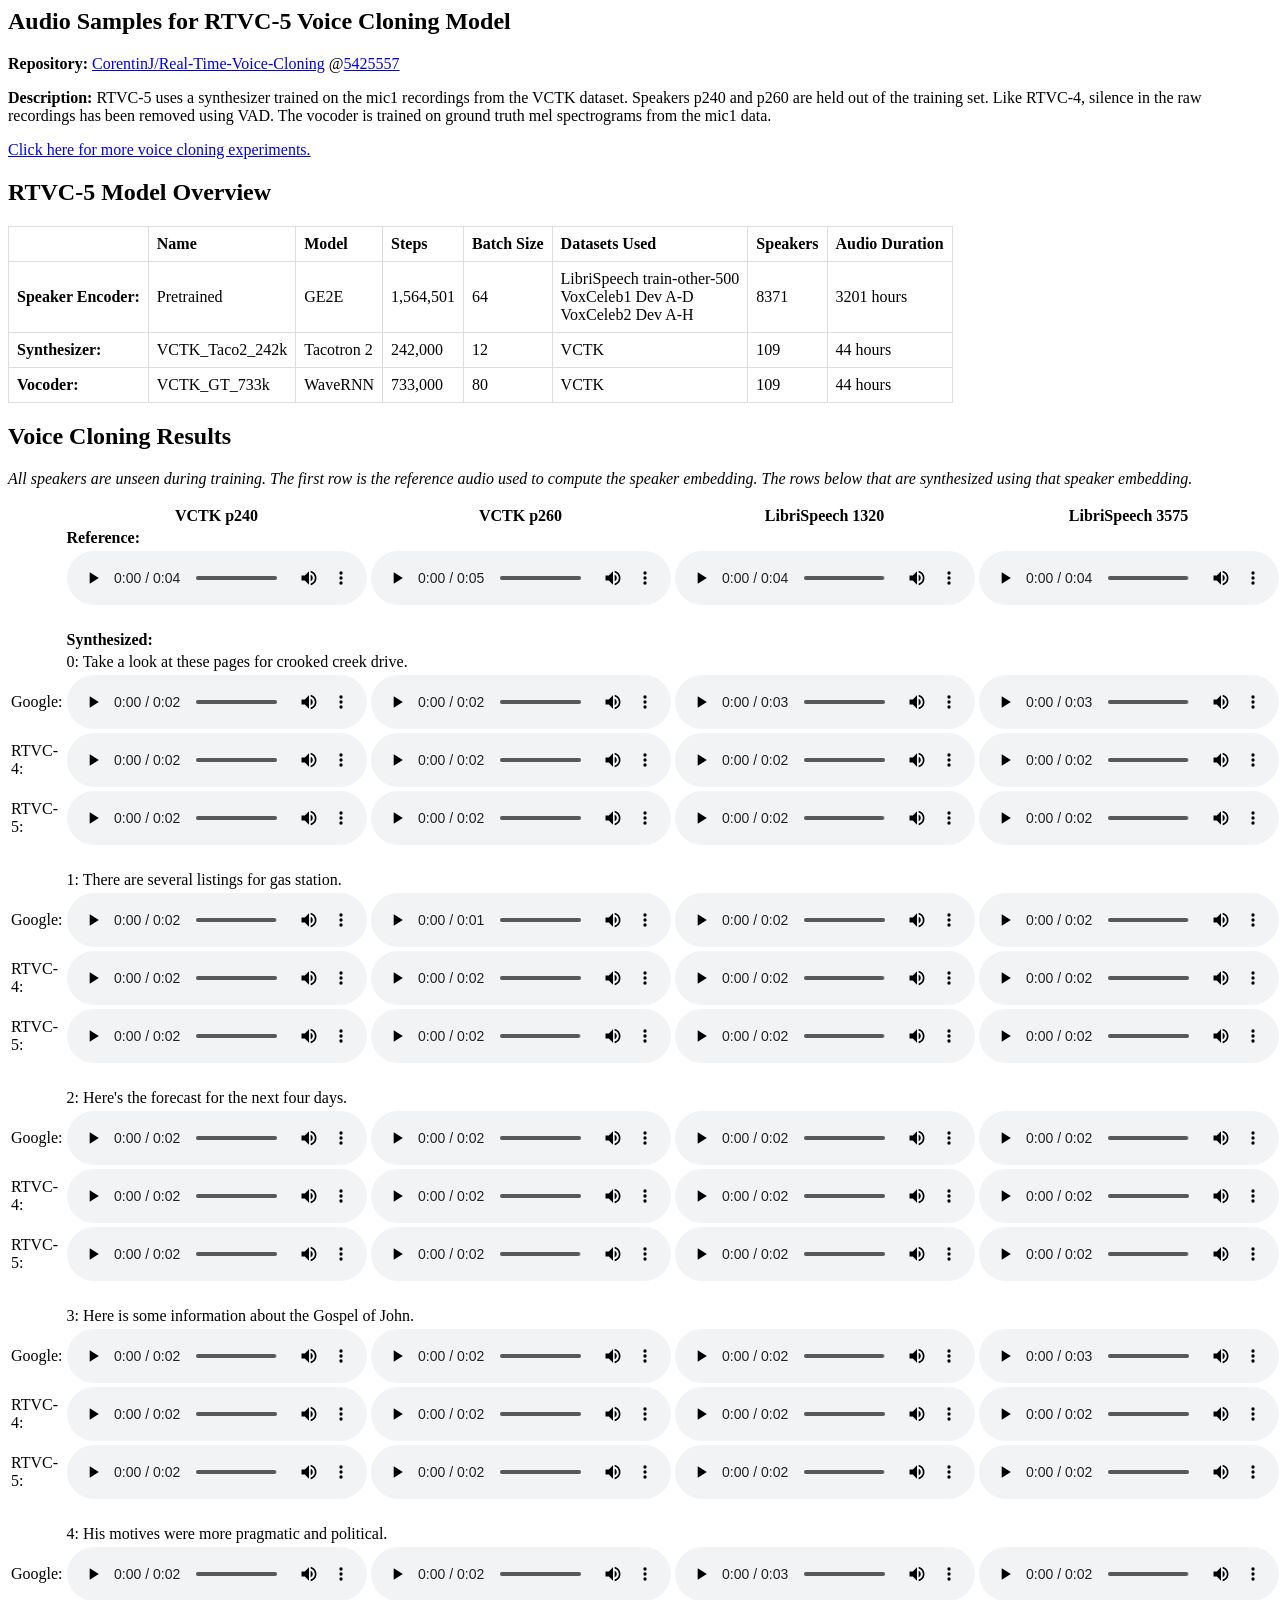
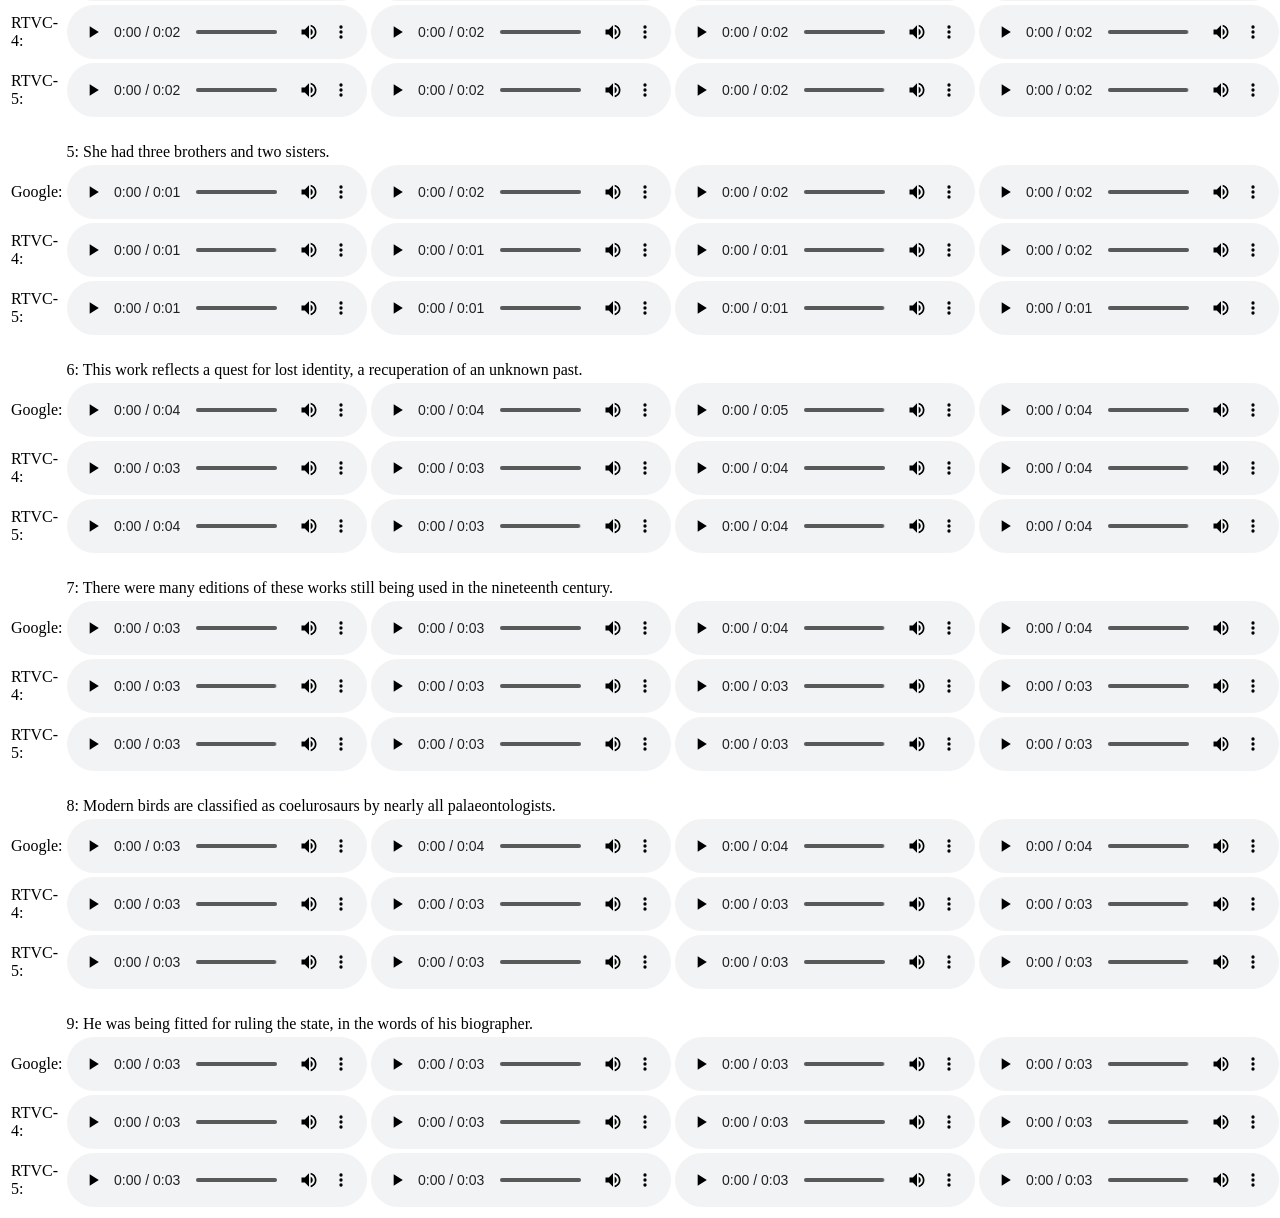
<file: RTVC-5.html>
<html>
  <head>
    <meta charset="UTF-8">
    <title>Audio Samples for RTVC-5 Voice Cloning Model</title>
    <link rel="stylesheet" type="text/css" href="stylesheet.css"/>
  </head>
  <body>
    <div>
      <article>
        <header>
          <h1>Audio Samples for RTVC-5 Voice Cloning Model</h1>
        </header>
      </article>

      <p><b>Repository:</b>
         <a href="https://github.com/CorentinJ/Real-Time-Voice-Cloning">CorentinJ/Real-Time-Voice-Cloning</a>
         @<a href="https://github.com/CorentinJ/Real-Time-Voice-Cloning/tree/5425557efe30863267f805851f918124191e0be0">5425557</a></p>

      <p><b>Description:</b>
        RTVC-5 uses a synthesizer trained on the mic1 recordings from the VCTK
        dataset. Speakers p240 and p260 are held out of the training set. Like
        RTVC-4, silence in the raw recordings has been removed using VAD. The
        vocoder is trained on ground truth mel spectrograms from the mic1 data. 
      </p>

      <p><a href="index.html">Click here for more voice cloning experiments.</a></p>

      <h2>RTVC-5 Model Overview</h2>

<table class="model">
  <thead>
    <tr>
      <th></th>
      <th>Name</th>
      <th>Model</th>
      <th>Steps</th>
      <th>Batch Size</th>
      <th>Datasets Used</th>
      <th>Speakers</th>
      <th>Audio Duration</th>
    </tr>
  </thead>
  <tbody>
    <tr>
      <td><b>Speaker Encoder:</b></td>
      <td>Pretrained</td>
      <td>GE2E</td>
      <td>1,564,501</td>
      <td>64</td>
      <td>LibriSpeech train-other-500<br>
          VoxCeleb1 Dev A-D<br>
          VoxCeleb2 Dev A-H</td>
      <td>8371</td>
      <td>3201 hours</td>
    </tr>
    <tr>
      <td><b>Synthesizer:</b></td>
      <td>VCTK_Taco2_242k</td>
      <td>Tacotron 2</td>
      <td>242,000</td>
      <td>12</td>
      <td>VCTK</td>
      <td>109</td>
      <td>44 hours</td>
    </tr>
    <tr>
      <td><b>Vocoder:</b></td>
      <td>VCTK_GT_733k</td>
      <td>WaveRNN</td>
      <td>733,000</td>
      <td>80</td>
      <td>VCTK</td>
      <td>109</td>
      <td>44 hours</td>
    </tr>
  </tbody>
</table>

      <h2>Voice Cloning Results</h2>

      <p><i>All speakers are unseen during training. The first row is the reference audio used to compute the speaker embedding. The rows below that are synthesized using that speaker embedding.</i></p>

<table>
  <thead>
    <tr>
      <th></th><th>VCTK p240</th><th>VCTK p260</th><th>LibriSpeech 1320</th><th>LibriSpeech 3575</th><th>LibriSpeech 6829</th><th>LibriSpeech 8230</th>
    </tr>
  </thead>
  <tbody>
    <tr>
      <td></td><td colspan="6"><span><b>Reference:</b></td></span>
    </tr>
    <tr>
      <td></td>
      <td><audio controls=""><source src="wavs/groundtruth/p240_00000.wav" type="audio/wav"></audio></td>
      <td><audio controls=""><source src="wavs/groundtruth/p260_00000.wav" type="audio/wav"></audio></td>
      <td><audio controls=""><source src="wavs/groundtruth/1320_00000.wav" type="audio/wav"></audio></td>
      <td><audio controls=""><source src="wavs/groundtruth/3575_00000.wav" type="audio/wav"></audio></td>
      <td><audio controls=""><source src="wavs/groundtruth/6829_00000.wav" type="audio/wav"></audio></td>
      <td><audio controls=""><source src="wavs/groundtruth/8230_00000.wav" type="audio/wav"></audio></td>
    </tr>
    <tr><td colspan="7">&nbsp;</td></tr>
    <tr>
      <td></td><td colspan="6"><span><b>Synthesized:</b></span></td>
    </tr>
    <tr>
      <td></td><td colspan="6"><span>0: Take a look at these pages for crooked creek drive.</span></td>
    </tr>
    <tr>
      <td>Google:</td>
      <td><audio controls=""><source src="wavs/synthesized/Google/p240_00002.wav" type="audio/wav"></audio></td>
      <td><audio controls=""><source src="wavs/synthesized/Google/p260_00002.wav" type="audio/wav"></audio></td>
      <td><audio controls=""><source src="wavs/synthesized/Google/1320_00002.wav" type="audio/wav"></audio></td>
      <td><audio controls=""><source src="wavs/synthesized/Google/3575_00002.wav" type="audio/wav"></audio></td>
      <td><audio controls=""><source src="wavs/synthesized/Google/6829_00002.wav" type="audio/wav"></audio></td>
      <td><audio controls=""><source src="wavs/synthesized/Google/8230_00002.wav" type="audio/wav"></audio></td>
    </tr>
    <tr>
      <td>RTVC-4:</td>
      <td><audio controls=""><source src="wavs/synthesized/RTVC-4/p240_00002.wav" type="audio/wav"></audio></td>
      <td><audio controls=""><source src="wavs/synthesized/RTVC-4/p260_00002.wav" type="audio/wav"></audio></td>
      <td><audio controls=""><source src="wavs/synthesized/RTVC-4/1320_00002.wav" type="audio/wav"></audio></td>
      <td><audio controls=""><source src="wavs/synthesized/RTVC-4/3575_00002.wav" type="audio/wav"></audio></td>
      <td><audio controls=""><source src="wavs/synthesized/RTVC-4/6829_00002.wav" type="audio/wav"></audio></td>
      <td><audio controls=""><source src="wavs/synthesized/RTVC-4/8230_00002.wav" type="audio/wav"></audio></td>
    </tr>
    <tr>
      <td>RTVC-5:</td>
      <td><audio controls=""><source src="wavs/synthesized/RTVC-5/p240_00002.wav" type="audio/wav"></audio></td>
      <td><audio controls=""><source src="wavs/synthesized/RTVC-5/p260_00002.wav" type="audio/wav"></audio></td>
      <td><audio controls=""><source src="wavs/synthesized/RTVC-5/1320_00002.wav" type="audio/wav"></audio></td>
      <td><audio controls=""><source src="wavs/synthesized/RTVC-5/3575_00002.wav" type="audio/wav"></audio></td>
      <td><audio controls=""><source src="wavs/synthesized/RTVC-5/6829_00002.wav" type="audio/wav"></audio></td>
      <td><audio controls=""><source src="wavs/synthesized/RTVC-5/8230_00002.wav" type="audio/wav"></audio></td>
    </tr>
    <tr><td colspan="7">&nbsp;</td></tr>
    <tr><td></td><td colspan="6"><span>1: There are several listings for gas station.</span></td></tr>
    <tr>
      <td>Google:</td>
      <td><audio controls=""><source src="wavs/synthesized/Google/p240_00006.wav" type="audio/wav"></audio></td>
      <td><audio controls=""><source src="wavs/synthesized/Google/p260_00006.wav" type="audio/wav"></audio></td>
      <td><audio controls=""><source src="wavs/synthesized/Google/1320_00006.wav" type="audio/wav"></audio></td>
      <td><audio controls=""><source src="wavs/synthesized/Google/3575_00006.wav" type="audio/wav"></audio></td>
      <td><audio controls=""><source src="wavs/synthesized/Google/6829_00006.wav" type="audio/wav"></audio></td>
      <td><audio controls=""><source src="wavs/synthesized/Google/8230_00006.wav" type="audio/wav"></audio></td>
    </tr>
    <tr>
      <td>RTVC-4:</td>
      <td><audio controls=""><source src="wavs/synthesized/RTVC-4/p240_00006.wav" type="audio/wav"></audio></td>
      <td><audio controls=""><source src="wavs/synthesized/RTVC-4/p260_00006.wav" type="audio/wav"></audio></td>
      <td><audio controls=""><source src="wavs/synthesized/RTVC-4/1320_00006.wav" type="audio/wav"></audio></td>
      <td><audio controls=""><source src="wavs/synthesized/RTVC-4/3575_00006.wav" type="audio/wav"></audio></td>
      <td><audio controls=""><source src="wavs/synthesized/RTVC-4/6829_00006.wav" type="audio/wav"></audio></td>
      <td><audio controls=""><source src="wavs/synthesized/RTVC-4/8230_00006.wav" type="audio/wav"></audio></td>
    </tr>
    <tr>
      <td>RTVC-5:</td>
      <td><audio controls=""><source src="wavs/synthesized/RTVC-5/p240_00006.wav" type="audio/wav"></audio></td>
      <td><audio controls=""><source src="wavs/synthesized/RTVC-5/p260_00006.wav" type="audio/wav"></audio></td>
      <td><audio controls=""><source src="wavs/synthesized/RTVC-5/1320_00006.wav" type="audio/wav"></audio></td>
      <td><audio controls=""><source src="wavs/synthesized/RTVC-5/3575_00006.wav" type="audio/wav"></audio></td>
      <td><audio controls=""><source src="wavs/synthesized/RTVC-5/6829_00006.wav" type="audio/wav"></audio></td>
      <td><audio controls=""><source src="wavs/synthesized/RTVC-5/8230_00006.wav" type="audio/wav"></audio></td>
    </tr>
    <tr><td colspan="7">&nbsp;</td></tr>
    <tr><td></td><td colspan="6"><span>2: Here's the forecast for the next four days.</span></td></tr>
    <tr>
      <td>Google:</td>
      <td><audio controls=""><source src="wavs/synthesized/Google/p240_00027.wav" type="audio/wav"></audio></td>
      <td><audio controls=""><source src="wavs/synthesized/Google/p260_00027.wav" type="audio/wav"></audio></td>
      <td><audio controls=""><source src="wavs/synthesized/Google/1320_00027.wav" type="audio/wav"></audio></td>
      <td><audio controls=""><source src="wavs/synthesized/Google/3575_00027.wav" type="audio/wav"></audio></td>
      <td><audio controls=""><source src="wavs/synthesized/Google/6829_00027.wav" type="audio/wav"></audio></td>
      <td><audio controls=""><source src="wavs/synthesized/Google/8230_00027.wav" type="audio/wav"></audio></td>
    </tr>
    <tr>
      <td>RTVC-4:</td>
      <td><audio controls=""><source src="wavs/synthesized/RTVC-4/p240_00027.wav" type="audio/wav"></audio></td>
      <td><audio controls=""><source src="wavs/synthesized/RTVC-4/p260_00027.wav" type="audio/wav"></audio></td>
      <td><audio controls=""><source src="wavs/synthesized/RTVC-4/1320_00027.wav" type="audio/wav"></audio></td>
      <td><audio controls=""><source src="wavs/synthesized/RTVC-4/3575_00027.wav" type="audio/wav"></audio></td>
      <td><audio controls=""><source src="wavs/synthesized/RTVC-4/6829_00027.wav" type="audio/wav"></audio></td>
      <td><audio controls=""><source src="wavs/synthesized/RTVC-4/8230_00027.wav" type="audio/wav"></audio></td>
    </tr>
    <tr>
      <td>RTVC-5:</td>
      <td><audio controls=""><source src="wavs/synthesized/RTVC-5/p240_00027.wav" type="audio/wav"></audio></td>
      <td><audio controls=""><source src="wavs/synthesized/RTVC-5/p260_00027.wav" type="audio/wav"></audio></td>
      <td><audio controls=""><source src="wavs/synthesized/RTVC-5/1320_00027.wav" type="audio/wav"></audio></td>
      <td><audio controls=""><source src="wavs/synthesized/RTVC-5/3575_00027.wav" type="audio/wav"></audio></td>
      <td><audio controls=""><source src="wavs/synthesized/RTVC-5/6829_00027.wav" type="audio/wav"></audio></td>
      <td><audio controls=""><source src="wavs/synthesized/RTVC-5/8230_00027.wav" type="audio/wav"></audio></td>
    </tr>
    <tr><td colspan="7">&nbsp;</td></tr>
    <tr>
      <td></td><td colspan="6"><span>3: Here is some information about the Gospel of John.</span></td>
    </tr>
    <tr>
      <td>Google:</td>
      <td><audio controls=""><source src="wavs/synthesized/Google/p240_00038.wav" type="audio/wav"></audio></td>
      <td><audio controls=""><source src="wavs/synthesized/Google/p260_00038.wav" type="audio/wav"></audio></td>
      <td><audio controls=""><source src="wavs/synthesized/Google/1320_00038.wav" type="audio/wav"></audio></td>
      <td><audio controls=""><source src="wavs/synthesized/Google/3575_00038.wav" type="audio/wav"></audio></td>
      <td><audio controls=""><source src="wavs/synthesized/Google/6829_00038.wav" type="audio/wav"></audio></td>
      <td><audio controls=""><source src="wavs/synthesized/Google/8230_00038.wav" type="audio/wav"></audio></td>
    </tr>
    <tr>
      <td>RTVC-4:</td>
      <td><audio controls=""><source src="wavs/synthesized/RTVC-4/p240_00038.wav" type="audio/wav"></audio></td>
      <td><audio controls=""><source src="wavs/synthesized/RTVC-4/p260_00038.wav" type="audio/wav"></audio></td>
      <td><audio controls=""><source src="wavs/synthesized/RTVC-4/1320_00038.wav" type="audio/wav"></audio></td>
      <td><audio controls=""><source src="wavs/synthesized/RTVC-4/3575_00038.wav" type="audio/wav"></audio></td>
      <td><audio controls=""><source src="wavs/synthesized/RTVC-4/6829_00038.wav" type="audio/wav"></audio></td>
      <td><audio controls=""><source src="wavs/synthesized/RTVC-4/8230_00038.wav" type="audio/wav"></audio></td>
    </tr>
    <tr>
      <td>RTVC-5:</td>
      <td><audio controls=""><source src="wavs/synthesized/RTVC-5/p240_00038.wav" type="audio/wav"></audio></td>
      <td><audio controls=""><source src="wavs/synthesized/RTVC-5/p260_00038.wav" type="audio/wav"></audio></td>
      <td><audio controls=""><source src="wavs/synthesized/RTVC-5/1320_00038.wav" type="audio/wav"></audio></td>
      <td><audio controls=""><source src="wavs/synthesized/RTVC-5/3575_00038.wav" type="audio/wav"></audio></td>
      <td><audio controls=""><source src="wavs/synthesized/RTVC-5/6829_00038.wav" type="audio/wav"></audio></td>
      <td><audio controls=""><source src="wavs/synthesized/RTVC-5/8230_00038.wav" type="audio/wav"></audio></td>
    </tr>
    <tr><td colspan="7">&nbsp;</td></tr>
    <tr>
      <td></td><td colspan="6"><span>4: His motives were more pragmatic and political.</span></td>
    </tr>
    <tr>
      <td>Google:</td>
      <td><audio controls=""><source src="wavs/synthesized/Google/p240_00053.wav" type="audio/wav"></audio></td>
      <td><audio controls=""><source src="wavs/synthesized/Google/p260_00053.wav" type="audio/wav"></audio></td>
      <td><audio controls=""><source src="wavs/synthesized/Google/1320_00053.wav" type="audio/wav"></audio></td>
      <td><audio controls=""><source src="wavs/synthesized/Google/3575_00053.wav" type="audio/wav"></audio></td>
      <td><audio controls=""><source src="wavs/synthesized/Google/6829_00053.wav" type="audio/wav"></audio></td>
      <td><audio controls=""><source src="wavs/synthesized/Google/8230_00053.wav" type="audio/wav"></audio></td>
    </tr>
    <tr>
      <td>RTVC-4:</td>
      <td><audio controls=""><source src="wavs/synthesized/RTVC-4/p240_00053.wav" type="audio/wav"></audio></td>
      <td><audio controls=""><source src="wavs/synthesized/RTVC-4/p260_00053.wav" type="audio/wav"></audio></td>
      <td><audio controls=""><source src="wavs/synthesized/RTVC-4/1320_00053.wav" type="audio/wav"></audio></td>
      <td><audio controls=""><source src="wavs/synthesized/RTVC-4/3575_00053.wav" type="audio/wav"></audio></td>
      <td><audio controls=""><source src="wavs/synthesized/RTVC-4/6829_00053.wav" type="audio/wav"></audio></td>
      <td><audio controls=""><source src="wavs/synthesized/RTVC-4/8230_00053.wav" type="audio/wav"></audio></td>
    </tr>
    <tr>
      <td>RTVC-5:</td>
      <td><audio controls=""><source src="wavs/synthesized/RTVC-5/p240_00053.wav" type="audio/wav"></audio></td>
      <td><audio controls=""><source src="wavs/synthesized/RTVC-5/p260_00053.wav" type="audio/wav"></audio></td>
      <td><audio controls=""><source src="wavs/synthesized/RTVC-5/1320_00053.wav" type="audio/wav"></audio></td>
      <td><audio controls=""><source src="wavs/synthesized/RTVC-5/3575_00053.wav" type="audio/wav"></audio></td>
      <td><audio controls=""><source src="wavs/synthesized/RTVC-5/6829_00053.wav" type="audio/wav"></audio></td>
      <td><audio controls=""><source src="wavs/synthesized/RTVC-5/8230_00053.wav" type="audio/wav"></audio></td>
    </tr>
    <tr><td colspan="7">&nbsp;</td></tr>
    <tr>
      <td></td><td colspan="6"><span>5: She had three brothers and two sisters.</span></td>
    </tr>
    <tr>
      <td>Google:</td>
      <td><audio controls=""><source src="wavs/synthesized/Google/p240_00062.wav" type="audio/wav"></audio></td>
      <td><audio controls=""><source src="wavs/synthesized/Google/p260_00062.wav" type="audio/wav"></audio></td>
      <td><audio controls=""><source src="wavs/synthesized/Google/1320_00062.wav" type="audio/wav"></audio></td>
      <td><audio controls=""><source src="wavs/synthesized/Google/3575_00062.wav" type="audio/wav"></audio></td>
      <td><audio controls=""><source src="wavs/synthesized/Google/6829_00062.wav" type="audio/wav"></audio></td>
      <td><audio controls=""><source src="wavs/synthesized/Google/8230_00062.wav" type="audio/wav"></audio></td>
    </tr>
    <tr>
      <td>RTVC-4:</td>
      <td><audio controls=""><source src="wavs/synthesized/RTVC-4/p240_00062.wav" type="audio/wav"></audio></td>
      <td><audio controls=""><source src="wavs/synthesized/RTVC-4/p260_00062.wav" type="audio/wav"></audio></td>
      <td><audio controls=""><source src="wavs/synthesized/RTVC-4/1320_00062.wav" type="audio/wav"></audio></td>
      <td><audio controls=""><source src="wavs/synthesized/RTVC-4/3575_00062.wav" type="audio/wav"></audio></td>
      <td><audio controls=""><source src="wavs/synthesized/RTVC-4/6829_00062.wav" type="audio/wav"></audio></td>
      <td><audio controls=""><source src="wavs/synthesized/RTVC-4/8230_00062.wav" type="audio/wav"></audio></td>
    </tr>
    <tr>
      <td>RTVC-5:</td>
      <td><audio controls=""><source src="wavs/synthesized/RTVC-5/p240_00062.wav" type="audio/wav"></audio></td>
      <td><audio controls=""><source src="wavs/synthesized/RTVC-5/p260_00062.wav" type="audio/wav"></audio></td>
      <td><audio controls=""><source src="wavs/synthesized/RTVC-5/1320_00062.wav" type="audio/wav"></audio></td>
      <td><audio controls=""><source src="wavs/synthesized/RTVC-5/3575_00062.wav" type="audio/wav"></audio></td>
      <td><audio controls=""><source src="wavs/synthesized/RTVC-5/6829_00062.wav" type="audio/wav"></audio></td>
      <td><audio controls=""><source src="wavs/synthesized/RTVC-5/8230_00062.wav" type="audio/wav"></audio></td>
    </tr>
    <tr><td colspan="7">&nbsp;</td></tr>
    <tr>
      <td></td><td colspan="6"><span>6: This work reflects a quest for lost identity, a recuperation of an unknown past.</span></td>
    </tr>
    <tr>
      <td>Google:</td>
      <td><audio controls=""><source src="wavs/synthesized/Google/p240_00073.wav" type="audio/wav"></audio></td>
      <td><audio controls=""><source src="wavs/synthesized/Google/p260_00073.wav" type="audio/wav"></audio></td>
      <td><audio controls=""><source src="wavs/synthesized/Google/1320_00073.wav" type="audio/wav"></audio></td>
      <td><audio controls=""><source src="wavs/synthesized/Google/3575_00073.wav" type="audio/wav"></audio></td>
      <td><audio controls=""><source src="wavs/synthesized/Google/6829_00073.wav" type="audio/wav"></audio></td>
      <td><audio controls=""><source src="wavs/synthesized/Google/8230_00073.wav" type="audio/wav"></audio></td>
    </tr>
    <tr>
      <td>RTVC-4:</td>
      <td><audio controls=""><source src="wavs/synthesized/RTVC-4/p240_00073.wav" type="audio/wav"></audio></td>
      <td><audio controls=""><source src="wavs/synthesized/RTVC-4/p260_00073.wav" type="audio/wav"></audio></td>
      <td><audio controls=""><source src="wavs/synthesized/RTVC-4/1320_00073.wav" type="audio/wav"></audio></td>
      <td><audio controls=""><source src="wavs/synthesized/RTVC-4/3575_00073.wav" type="audio/wav"></audio></td>
      <td><audio controls=""><source src="wavs/synthesized/RTVC-4/6829_00073.wav" type="audio/wav"></audio></td>
      <td><audio controls=""><source src="wavs/synthesized/RTVC-4/8230_00073.wav" type="audio/wav"></audio></td>
    </tr>
    <tr>
      <td>RTVC-5:</td>
      <td><audio controls=""><source src="wavs/synthesized/RTVC-5/p240_00073.wav" type="audio/wav"></audio></td>
      <td><audio controls=""><source src="wavs/synthesized/RTVC-5/p260_00073.wav" type="audio/wav"></audio></td>
      <td><audio controls=""><source src="wavs/synthesized/RTVC-5/1320_00073.wav" type="audio/wav"></audio></td>
      <td><audio controls=""><source src="wavs/synthesized/RTVC-5/3575_00073.wav" type="audio/wav"></audio></td>
      <td><audio controls=""><source src="wavs/synthesized/RTVC-5/6829_00073.wav" type="audio/wav"></audio></td>
      <td><audio controls=""><source src="wavs/synthesized/RTVC-5/8230_00073.wav" type="audio/wav"></audio></td>
    </tr>
    <tr><td colspan="7">&nbsp;</td></tr>
    <tr>
      <td></td><td colspan="6"><span>7: There were many editions of these works still being used in the nineteenth century.</span></td>
    </tr>
    <tr>
      <td>Google:</td>
      <td><audio controls=""><source src="wavs/synthesized/Google/p240_00078.wav" type="audio/wav"></audio></td>
      <td><audio controls=""><source src="wavs/synthesized/Google/p260_00078.wav" type="audio/wav"></audio></td>
      <td><audio controls=""><source src="wavs/synthesized/Google/1320_00078.wav" type="audio/wav"></audio></td>
      <td><audio controls=""><source src="wavs/synthesized/Google/3575_00078.wav" type="audio/wav"></audio></td>
      <td><audio controls=""><source src="wavs/synthesized/Google/6829_00078.wav" type="audio/wav"></audio></td>
      <td><audio controls=""><source src="wavs/synthesized/Google/8230_00078.wav" type="audio/wav"></audio></td>
    </tr>
    <tr>
      <td>RTVC-4:</td>
      <td><audio controls=""><source src="wavs/synthesized/RTVC-4/p240_00078.wav" type="audio/wav"></audio></td>
      <td><audio controls=""><source src="wavs/synthesized/RTVC-4/p260_00078.wav" type="audio/wav"></audio></td>
      <td><audio controls=""><source src="wavs/synthesized/RTVC-4/1320_00078.wav" type="audio/wav"></audio></td>
      <td><audio controls=""><source src="wavs/synthesized/RTVC-4/3575_00078.wav" type="audio/wav"></audio></td>
      <td><audio controls=""><source src="wavs/synthesized/RTVC-4/6829_00078.wav" type="audio/wav"></audio></td>
      <td><audio controls=""><source src="wavs/synthesized/RTVC-4/8230_00078.wav" type="audio/wav"></audio></td>
    </tr>
    <tr>
      <td>RTVC-5:</td>
      <td><audio controls=""><source src="wavs/synthesized/RTVC-5/p240_00078.wav" type="audio/wav"></audio></td>
      <td><audio controls=""><source src="wavs/synthesized/RTVC-5/p260_00078.wav" type="audio/wav"></audio></td>
      <td><audio controls=""><source src="wavs/synthesized/RTVC-5/1320_00078.wav" type="audio/wav"></audio></td>
      <td><audio controls=""><source src="wavs/synthesized/RTVC-5/3575_00078.wav" type="audio/wav"></audio></td>
      <td><audio controls=""><source src="wavs/synthesized/RTVC-5/6829_00078.wav" type="audio/wav"></audio></td>
      <td><audio controls=""><source src="wavs/synthesized/RTVC-5/8230_00078.wav" type="audio/wav"></audio></td>
    </tr>
    <tr><td colspan="7">&nbsp;</td></tr>
    <tr>
      <td></td><td colspan="6"><span>8: Modern birds are classified as coelurosaurs by nearly all palaeontologists.</span></td>
    </tr>
    <tr>
      <td>Google:</td>
      <td><audio controls=""><source src="wavs/synthesized/Google/p240_00082.wav" type="audio/wav"></audio></td>
      <td><audio controls=""><source src="wavs/synthesized/Google/p260_00082.wav" type="audio/wav"></audio></td>
      <td><audio controls=""><source src="wavs/synthesized/Google/1320_00082.wav" type="audio/wav"></audio></td>
      <td><audio controls=""><source src="wavs/synthesized/Google/3575_00082.wav" type="audio/wav"></audio></td>
      <td><audio controls=""><source src="wavs/synthesized/Google/6829_00082.wav" type="audio/wav"></audio></td>
      <td><audio controls=""><source src="wavs/synthesized/Google/8230_00082.wav" type="audio/wav"></audio></td>
    </tr>
    <tr>
      <td>RTVC-4:</td>
      <td><audio controls=""><source src="wavs/synthesized/RTVC-4/p240_00082.wav" type="audio/wav"></audio></td>
      <td><audio controls=""><source src="wavs/synthesized/RTVC-4/p260_00082.wav" type="audio/wav"></audio></td>
      <td><audio controls=""><source src="wavs/synthesized/RTVC-4/1320_00082.wav" type="audio/wav"></audio></td>
      <td><audio controls=""><source src="wavs/synthesized/RTVC-4/3575_00082.wav" type="audio/wav"></audio></td>
      <td><audio controls=""><source src="wavs/synthesized/RTVC-4/6829_00082.wav" type="audio/wav"></audio></td>
      <td><audio controls=""><source src="wavs/synthesized/RTVC-4/8230_00082.wav" type="audio/wav"></audio></td>
    </tr>
    <tr>
      <td>RTVC-5:</td>
      <td><audio controls=""><source src="wavs/synthesized/RTVC-5/p240_00082.wav" type="audio/wav"></audio></td>
      <td><audio controls=""><source src="wavs/synthesized/RTVC-5/p260_00082.wav" type="audio/wav"></audio></td>
      <td><audio controls=""><source src="wavs/synthesized/RTVC-5/1320_00082.wav" type="audio/wav"></audio></td>
      <td><audio controls=""><source src="wavs/synthesized/RTVC-5/3575_00082.wav" type="audio/wav"></audio></td>
      <td><audio controls=""><source src="wavs/synthesized/RTVC-5/6829_00082.wav" type="audio/wav"></audio></td>
      <td><audio controls=""><source src="wavs/synthesized/RTVC-5/8230_00082.wav" type="audio/wav"></audio></td>
    </tr>
    <tr><td colspan="7">&nbsp;</td></tr>
    <tr>
      <td></td><td colspan="6"><span>9: He was being fitted for ruling the state, in the words of his biographer.</span></td>
    </tr>
    <tr>
      <td>Google:</td>
      <td><audio controls=""><source src="wavs/synthesized/Google/p240_00091.wav" type="audio/wav"></audio></td>
      <td><audio controls=""><source src="wavs/synthesized/Google/p260_00091.wav" type="audio/wav"></audio></td>
      <td><audio controls=""><source src="wavs/synthesized/Google/1320_00091.wav" type="audio/wav"></audio></td>
      <td><audio controls=""><source src="wavs/synthesized/Google/3575_00091.wav" type="audio/wav"></audio></td>
      <td><audio controls=""><source src="wavs/synthesized/Google/6829_00091.wav" type="audio/wav"></audio></td>
      <td><audio controls=""><source src="wavs/synthesized/Google/8230_00091.wav" type="audio/wav"></audio></td>
    </tr>
    <tr>
      <td>RTVC-4:</td>
      <td><audio controls=""><source src="wavs/synthesized/RTVC-4/p240_00091.wav" type="audio/wav"></audio></td>
      <td><audio controls=""><source src="wavs/synthesized/RTVC-4/p260_00091.wav" type="audio/wav"></audio></td>
      <td><audio controls=""><source src="wavs/synthesized/RTVC-4/1320_00091.wav" type="audio/wav"></audio></td>
      <td><audio controls=""><source src="wavs/synthesized/RTVC-4/3575_00091.wav" type="audio/wav"></audio></td>
      <td><audio controls=""><source src="wavs/synthesized/RTVC-4/6829_00091.wav" type="audio/wav"></audio></td>
      <td><audio controls=""><source src="wavs/synthesized/RTVC-4/8230_00091.wav" type="audio/wav"></audio></td>
    </tr>
    <tr>
      <td>RTVC-5:</td>
      <td><audio controls=""><source src="wavs/synthesized/RTVC-5/p240_00091.wav" type="audio/wav"></audio></td>
      <td><audio controls=""><source src="wavs/synthesized/RTVC-5/p260_00091.wav" type="audio/wav"></audio></td>
      <td><audio controls=""><source src="wavs/synthesized/RTVC-5/1320_00091.wav" type="audio/wav"></audio></td>
      <td><audio controls=""><source src="wavs/synthesized/RTVC-5/3575_00091.wav" type="audio/wav"></audio></td>
      <td><audio controls=""><source src="wavs/synthesized/RTVC-5/6829_00091.wav" type="audio/wav"></audio></td>
      <td><audio controls=""><source src="wavs/synthesized/RTVC-5/8230_00091.wav" type="audio/wav"></audio></td>
    </tr>
  </tbody>
</table>

    </div>
  </body>
</html>
</file>
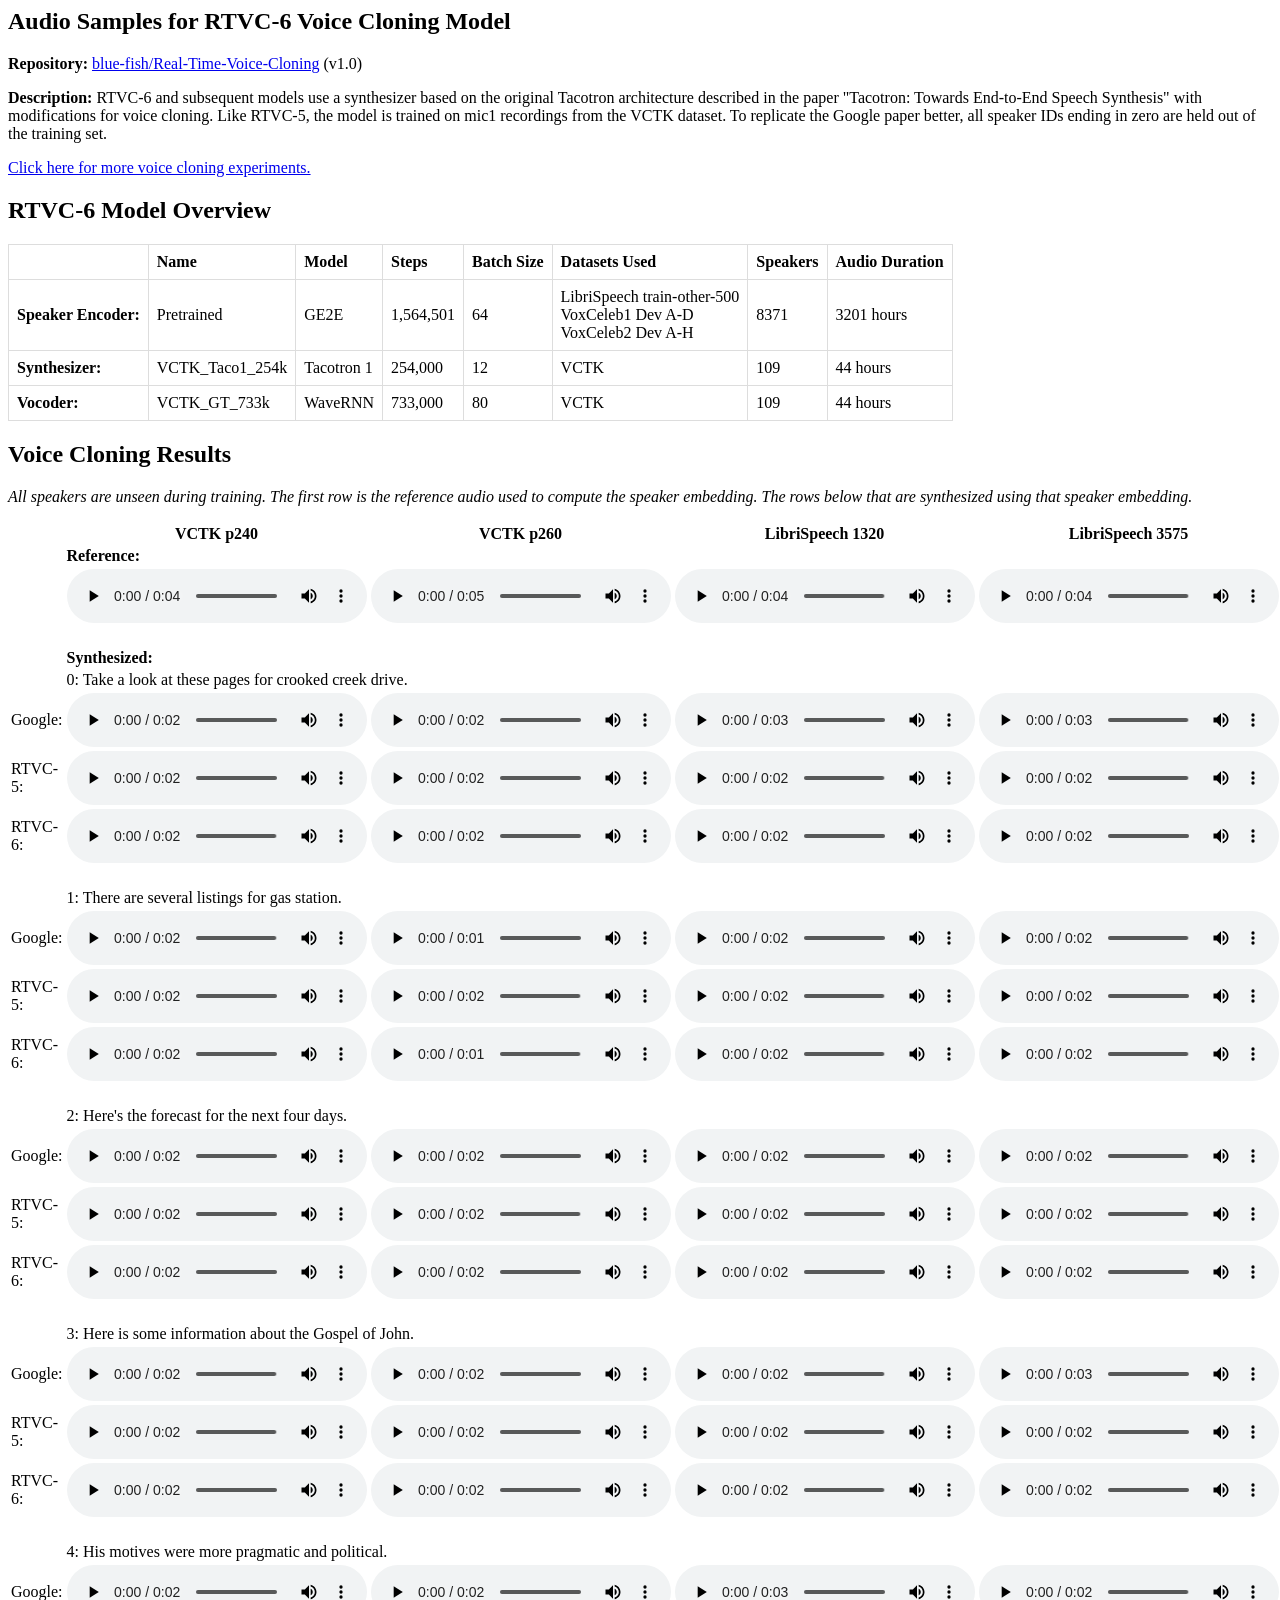
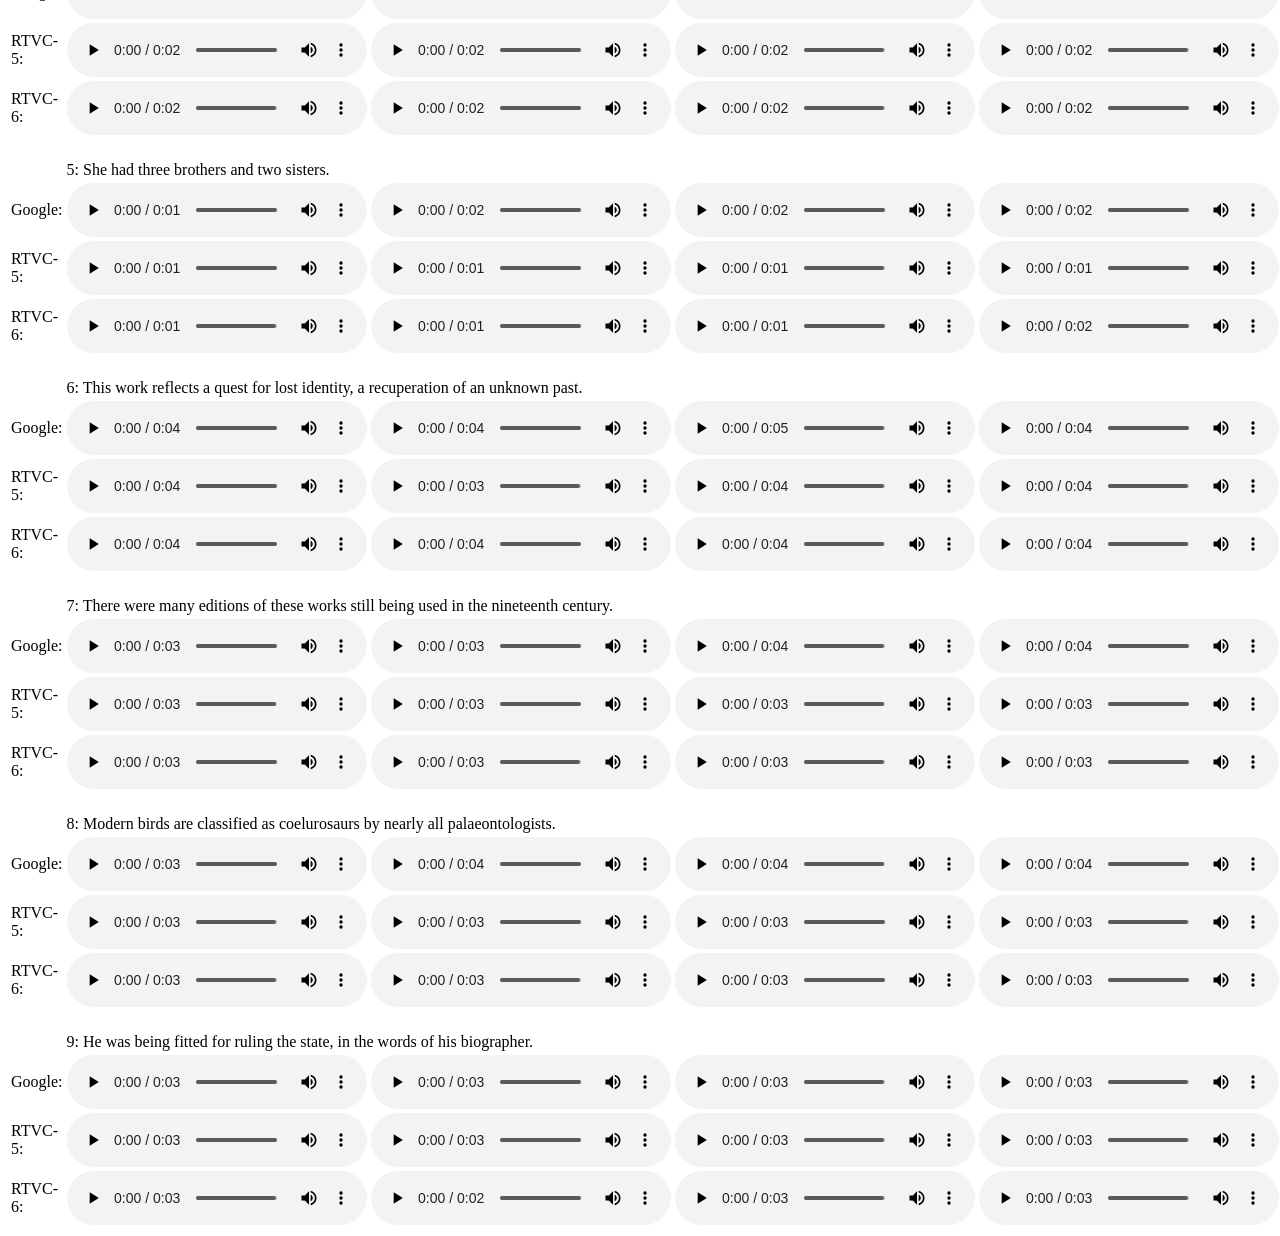
<file: RTVC-6.html>
<html>
  <head>
    <meta charset="UTF-8">
    <title>Audio Samples for RTVC-6 Voice Cloning Model</title>
    <link rel="stylesheet" type="text/css" href="stylesheet.css"/>
  </head>
  <body>
    <div>
      <article>
        <header>
          <h1>Audio Samples for RTVC-6 Voice Cloning Model</h1>
        </header>
      </article>

      <p><b>Repository:</b>
         <a href="https://github.com/blue-fish/Real-Time-Voice-Cloning/tree/v1.0">blue-fish/Real-Time-Voice-Cloning</a>
         (v1.0)</p>

      <p><b>Description:</b>
        RTVC-6 and subsequent models use a synthesizer based on the original
        Tacotron architecture described in the paper "Tacotron: Towards
        End-to-End Speech Synthesis" with modifications for voice cloning. Like
        RTVC-5, the model is trained on mic1 recordings from the VCTK dataset.
        To replicate the Google paper better, all speaker IDs ending in zero
        are held out of the training set.
      </p>

      <p><a href="index.html">Click here for more voice cloning experiments.</a></p>

      <h2>RTVC-6 Model Overview</h2>

<table class="model">
  <thead>
    <tr>
      <th></th>
      <th>Name</th>
      <th>Model</th>
      <th>Steps</th>
      <th>Batch Size</th>
      <th>Datasets Used</th>
      <th>Speakers</th>
      <th>Audio Duration</th>
    </tr>
  </thead>
  <tbody>
    <tr>
      <td><b>Speaker Encoder:</b></td>
      <td>Pretrained</td>
      <td>GE2E</td>
      <td>1,564,501</td>
      <td>64</td>
      <td>LibriSpeech train-other-500<br>
          VoxCeleb1 Dev A-D<br>
          VoxCeleb2 Dev A-H</td>
      <td>8371</td>
      <td>3201 hours</td>
    </tr>
    <tr>
      <td><b>Synthesizer:</b></td>
      <td>VCTK_Taco1_254k</td>
      <td>Tacotron 1</td>
      <td>254,000</td>
      <td>12</td>
      <td>VCTK</td>
      <td>109</td>
      <td>44 hours</td>
    </tr>
    <tr>
      <td><b>Vocoder:</b></td>
      <td>VCTK_GT_733k</td>
      <td>WaveRNN</td>
      <td>733,000</td>
      <td>80</td>
      <td>VCTK</td>
      <td>109</td>
      <td>44 hours</td>
    </tr>
  </tbody>
</table>

      <h2>Voice Cloning Results</h2>

      <p><i>All speakers are unseen during training. The first row is the reference audio used to compute the speaker embedding. The rows below that are synthesized using that speaker embedding.</i></p>

<table>
  <thead>
    <tr>
      <th></th><th>VCTK p240</th><th>VCTK p260</th><th>LibriSpeech 1320</th><th>LibriSpeech 3575</th><th>LibriSpeech 6829</th><th>LibriSpeech 8230</th>
    </tr>
  </thead>
  <tbody>
    <tr>
      <td></td><td colspan="6"><span><b>Reference:</b></td></span>
    </tr>
    <tr>
      <td></td>
      <td><audio controls=""><source src="wavs/groundtruth/p240_00000.wav" type="audio/wav"></audio></td>
      <td><audio controls=""><source src="wavs/groundtruth/p260_00000.wav" type="audio/wav"></audio></td>
      <td><audio controls=""><source src="wavs/groundtruth/1320_00000.wav" type="audio/wav"></audio></td>
      <td><audio controls=""><source src="wavs/groundtruth/3575_00000.wav" type="audio/wav"></audio></td>
      <td><audio controls=""><source src="wavs/groundtruth/6829_00000.wav" type="audio/wav"></audio></td>
      <td><audio controls=""><source src="wavs/groundtruth/8230_00000.wav" type="audio/wav"></audio></td>
    </tr>
    <tr><td colspan="7">&nbsp;</td></tr>
    <tr>
      <td></td><td colspan="6"><span><b>Synthesized:</b></span></td>
    </tr>
    <tr>
      <td></td><td colspan="6"><span>0: Take a look at these pages for crooked creek drive.</span></td>
    </tr>
    <tr>
      <td>Google:</td>
      <td><audio controls=""><source src="wavs/synthesized/Google/p240_00002.wav" type="audio/wav"></audio></td>
      <td><audio controls=""><source src="wavs/synthesized/Google/p260_00002.wav" type="audio/wav"></audio></td>
      <td><audio controls=""><source src="wavs/synthesized/Google/1320_00002.wav" type="audio/wav"></audio></td>
      <td><audio controls=""><source src="wavs/synthesized/Google/3575_00002.wav" type="audio/wav"></audio></td>
      <td><audio controls=""><source src="wavs/synthesized/Google/6829_00002.wav" type="audio/wav"></audio></td>
      <td><audio controls=""><source src="wavs/synthesized/Google/8230_00002.wav" type="audio/wav"></audio></td>
    </tr>
    <tr>
      <td>RTVC-5:</td>
      <td><audio controls=""><source src="wavs/synthesized/RTVC-5/p240_00002.wav" type="audio/wav"></audio></td>
      <td><audio controls=""><source src="wavs/synthesized/RTVC-5/p260_00002.wav" type="audio/wav"></audio></td>
      <td><audio controls=""><source src="wavs/synthesized/RTVC-5/1320_00002.wav" type="audio/wav"></audio></td>
      <td><audio controls=""><source src="wavs/synthesized/RTVC-5/3575_00002.wav" type="audio/wav"></audio></td>
      <td><audio controls=""><source src="wavs/synthesized/RTVC-5/6829_00002.wav" type="audio/wav"></audio></td>
      <td><audio controls=""><source src="wavs/synthesized/RTVC-5/8230_00002.wav" type="audio/wav"></audio></td>
    </tr>
    <tr>
      <td>RTVC-6:</td>
      <td><audio controls=""><source src="wavs/synthesized/RTVC-6/p240_00002.wav" type="audio/wav"></audio></td>
      <td><audio controls=""><source src="wavs/synthesized/RTVC-6/p260_00002.wav" type="audio/wav"></audio></td>
      <td><audio controls=""><source src="wavs/synthesized/RTVC-6/1320_00002.wav" type="audio/wav"></audio></td>
      <td><audio controls=""><source src="wavs/synthesized/RTVC-6/3575_00002.wav" type="audio/wav"></audio></td>
      <td><audio controls=""><source src="wavs/synthesized/RTVC-6/6829_00002.wav" type="audio/wav"></audio></td>
      <td><audio controls=""><source src="wavs/synthesized/RTVC-6/8230_00002.wav" type="audio/wav"></audio></td>
    </tr>
    <tr><td colspan="7">&nbsp;</td></tr>
    <tr><td></td><td colspan="6"><span>1: There are several listings for gas station.</span></td></tr>
    <tr>
      <td>Google:</td>
      <td><audio controls=""><source src="wavs/synthesized/Google/p240_00006.wav" type="audio/wav"></audio></td>
      <td><audio controls=""><source src="wavs/synthesized/Google/p260_00006.wav" type="audio/wav"></audio></td>
      <td><audio controls=""><source src="wavs/synthesized/Google/1320_00006.wav" type="audio/wav"></audio></td>
      <td><audio controls=""><source src="wavs/synthesized/Google/3575_00006.wav" type="audio/wav"></audio></td>
      <td><audio controls=""><source src="wavs/synthesized/Google/6829_00006.wav" type="audio/wav"></audio></td>
      <td><audio controls=""><source src="wavs/synthesized/Google/8230_00006.wav" type="audio/wav"></audio></td>
    </tr>
    <tr>
      <td>RTVC-5:</td>
      <td><audio controls=""><source src="wavs/synthesized/RTVC-5/p240_00006.wav" type="audio/wav"></audio></td>
      <td><audio controls=""><source src="wavs/synthesized/RTVC-5/p260_00006.wav" type="audio/wav"></audio></td>
      <td><audio controls=""><source src="wavs/synthesized/RTVC-5/1320_00006.wav" type="audio/wav"></audio></td>
      <td><audio controls=""><source src="wavs/synthesized/RTVC-5/3575_00006.wav" type="audio/wav"></audio></td>
      <td><audio controls=""><source src="wavs/synthesized/RTVC-5/6829_00006.wav" type="audio/wav"></audio></td>
      <td><audio controls=""><source src="wavs/synthesized/RTVC-5/8230_00006.wav" type="audio/wav"></audio></td>
    </tr>
    <tr>
      <td>RTVC-6:</td>
      <td><audio controls=""><source src="wavs/synthesized/RTVC-6/p240_00006.wav" type="audio/wav"></audio></td>
      <td><audio controls=""><source src="wavs/synthesized/RTVC-6/p260_00006.wav" type="audio/wav"></audio></td>
      <td><audio controls=""><source src="wavs/synthesized/RTVC-6/1320_00006.wav" type="audio/wav"></audio></td>
      <td><audio controls=""><source src="wavs/synthesized/RTVC-6/3575_00006.wav" type="audio/wav"></audio></td>
      <td><audio controls=""><source src="wavs/synthesized/RTVC-6/6829_00006.wav" type="audio/wav"></audio></td>
      <td><audio controls=""><source src="wavs/synthesized/RTVC-6/8230_00006.wav" type="audio/wav"></audio></td>
    </tr>
    <tr><td colspan="7">&nbsp;</td></tr>
    <tr><td></td><td colspan="6"><span>2: Here's the forecast for the next four days.</span></td></tr>
    <tr>
      <td>Google:</td>
      <td><audio controls=""><source src="wavs/synthesized/Google/p240_00027.wav" type="audio/wav"></audio></td>
      <td><audio controls=""><source src="wavs/synthesized/Google/p260_00027.wav" type="audio/wav"></audio></td>
      <td><audio controls=""><source src="wavs/synthesized/Google/1320_00027.wav" type="audio/wav"></audio></td>
      <td><audio controls=""><source src="wavs/synthesized/Google/3575_00027.wav" type="audio/wav"></audio></td>
      <td><audio controls=""><source src="wavs/synthesized/Google/6829_00027.wav" type="audio/wav"></audio></td>
      <td><audio controls=""><source src="wavs/synthesized/Google/8230_00027.wav" type="audio/wav"></audio></td>
    </tr>
    <tr>
      <td>RTVC-5:</td>
      <td><audio controls=""><source src="wavs/synthesized/RTVC-5/p240_00027.wav" type="audio/wav"></audio></td>
      <td><audio controls=""><source src="wavs/synthesized/RTVC-5/p260_00027.wav" type="audio/wav"></audio></td>
      <td><audio controls=""><source src="wavs/synthesized/RTVC-5/1320_00027.wav" type="audio/wav"></audio></td>
      <td><audio controls=""><source src="wavs/synthesized/RTVC-5/3575_00027.wav" type="audio/wav"></audio></td>
      <td><audio controls=""><source src="wavs/synthesized/RTVC-5/6829_00027.wav" type="audio/wav"></audio></td>
      <td><audio controls=""><source src="wavs/synthesized/RTVC-5/8230_00027.wav" type="audio/wav"></audio></td>
    </tr>
    <tr>
      <td>RTVC-6:</td>
      <td><audio controls=""><source src="wavs/synthesized/RTVC-6/p240_00027.wav" type="audio/wav"></audio></td>
      <td><audio controls=""><source src="wavs/synthesized/RTVC-6/p260_00027.wav" type="audio/wav"></audio></td>
      <td><audio controls=""><source src="wavs/synthesized/RTVC-6/1320_00027.wav" type="audio/wav"></audio></td>
      <td><audio controls=""><source src="wavs/synthesized/RTVC-6/3575_00027.wav" type="audio/wav"></audio></td>
      <td><audio controls=""><source src="wavs/synthesized/RTVC-6/6829_00027.wav" type="audio/wav"></audio></td>
      <td><audio controls=""><source src="wavs/synthesized/RTVC-6/8230_00027.wav" type="audio/wav"></audio></td>
    </tr>
    <tr><td colspan="7">&nbsp;</td></tr>
    <tr>
      <td></td><td colspan="6"><span>3: Here is some information about the Gospel of John.</span></td>
    </tr>
    <tr>
      <td>Google:</td>
      <td><audio controls=""><source src="wavs/synthesized/Google/p240_00038.wav" type="audio/wav"></audio></td>
      <td><audio controls=""><source src="wavs/synthesized/Google/p260_00038.wav" type="audio/wav"></audio></td>
      <td><audio controls=""><source src="wavs/synthesized/Google/1320_00038.wav" type="audio/wav"></audio></td>
      <td><audio controls=""><source src="wavs/synthesized/Google/3575_00038.wav" type="audio/wav"></audio></td>
      <td><audio controls=""><source src="wavs/synthesized/Google/6829_00038.wav" type="audio/wav"></audio></td>
      <td><audio controls=""><source src="wavs/synthesized/Google/8230_00038.wav" type="audio/wav"></audio></td>
    </tr>
    <tr>
      <td>RTVC-5:</td>
      <td><audio controls=""><source src="wavs/synthesized/RTVC-5/p240_00038.wav" type="audio/wav"></audio></td>
      <td><audio controls=""><source src="wavs/synthesized/RTVC-5/p260_00038.wav" type="audio/wav"></audio></td>
      <td><audio controls=""><source src="wavs/synthesized/RTVC-5/1320_00038.wav" type="audio/wav"></audio></td>
      <td><audio controls=""><source src="wavs/synthesized/RTVC-5/3575_00038.wav" type="audio/wav"></audio></td>
      <td><audio controls=""><source src="wavs/synthesized/RTVC-5/6829_00038.wav" type="audio/wav"></audio></td>
      <td><audio controls=""><source src="wavs/synthesized/RTVC-5/8230_00038.wav" type="audio/wav"></audio></td>
    </tr>
    <tr>
      <td>RTVC-6:</td>
      <td><audio controls=""><source src="wavs/synthesized/RTVC-6/p240_00038.wav" type="audio/wav"></audio></td>
      <td><audio controls=""><source src="wavs/synthesized/RTVC-6/p260_00038.wav" type="audio/wav"></audio></td>
      <td><audio controls=""><source src="wavs/synthesized/RTVC-6/1320_00038.wav" type="audio/wav"></audio></td>
      <td><audio controls=""><source src="wavs/synthesized/RTVC-6/3575_00038.wav" type="audio/wav"></audio></td>
      <td><audio controls=""><source src="wavs/synthesized/RTVC-6/6829_00038.wav" type="audio/wav"></audio></td>
      <td><audio controls=""><source src="wavs/synthesized/RTVC-6/8230_00038.wav" type="audio/wav"></audio></td>
    </tr>
    <tr><td colspan="7">&nbsp;</td></tr>
    <tr>
      <td></td><td colspan="6"><span>4: His motives were more pragmatic and political.</span></td>
    </tr>
    <tr>
      <td>Google:</td>
      <td><audio controls=""><source src="wavs/synthesized/Google/p240_00053.wav" type="audio/wav"></audio></td>
      <td><audio controls=""><source src="wavs/synthesized/Google/p260_00053.wav" type="audio/wav"></audio></td>
      <td><audio controls=""><source src="wavs/synthesized/Google/1320_00053.wav" type="audio/wav"></audio></td>
      <td><audio controls=""><source src="wavs/synthesized/Google/3575_00053.wav" type="audio/wav"></audio></td>
      <td><audio controls=""><source src="wavs/synthesized/Google/6829_00053.wav" type="audio/wav"></audio></td>
      <td><audio controls=""><source src="wavs/synthesized/Google/8230_00053.wav" type="audio/wav"></audio></td>
    </tr>
    <tr>
      <td>RTVC-5:</td>
      <td><audio controls=""><source src="wavs/synthesized/RTVC-5/p240_00053.wav" type="audio/wav"></audio></td>
      <td><audio controls=""><source src="wavs/synthesized/RTVC-5/p260_00053.wav" type="audio/wav"></audio></td>
      <td><audio controls=""><source src="wavs/synthesized/RTVC-5/1320_00053.wav" type="audio/wav"></audio></td>
      <td><audio controls=""><source src="wavs/synthesized/RTVC-5/3575_00053.wav" type="audio/wav"></audio></td>
      <td><audio controls=""><source src="wavs/synthesized/RTVC-5/6829_00053.wav" type="audio/wav"></audio></td>
      <td><audio controls=""><source src="wavs/synthesized/RTVC-5/8230_00053.wav" type="audio/wav"></audio></td>
    </tr>
    <tr>
      <td>RTVC-6:</td>
      <td><audio controls=""><source src="wavs/synthesized/RTVC-6/p240_00053.wav" type="audio/wav"></audio></td>
      <td><audio controls=""><source src="wavs/synthesized/RTVC-6/p260_00053.wav" type="audio/wav"></audio></td>
      <td><audio controls=""><source src="wavs/synthesized/RTVC-6/1320_00053.wav" type="audio/wav"></audio></td>
      <td><audio controls=""><source src="wavs/synthesized/RTVC-6/3575_00053.wav" type="audio/wav"></audio></td>
      <td><audio controls=""><source src="wavs/synthesized/RTVC-6/6829_00053.wav" type="audio/wav"></audio></td>
      <td><audio controls=""><source src="wavs/synthesized/RTVC-6/8230_00053.wav" type="audio/wav"></audio></td>
    </tr>
    <tr><td colspan="7">&nbsp;</td></tr>
    <tr>
      <td></td><td colspan="6"><span>5: She had three brothers and two sisters.</span></td>
    </tr>
    <tr>
      <td>Google:</td>
      <td><audio controls=""><source src="wavs/synthesized/Google/p240_00062.wav" type="audio/wav"></audio></td>
      <td><audio controls=""><source src="wavs/synthesized/Google/p260_00062.wav" type="audio/wav"></audio></td>
      <td><audio controls=""><source src="wavs/synthesized/Google/1320_00062.wav" type="audio/wav"></audio></td>
      <td><audio controls=""><source src="wavs/synthesized/Google/3575_00062.wav" type="audio/wav"></audio></td>
      <td><audio controls=""><source src="wavs/synthesized/Google/6829_00062.wav" type="audio/wav"></audio></td>
      <td><audio controls=""><source src="wavs/synthesized/Google/8230_00062.wav" type="audio/wav"></audio></td>
    </tr>
    <tr>
      <td>RTVC-5:</td>
      <td><audio controls=""><source src="wavs/synthesized/RTVC-5/p240_00062.wav" type="audio/wav"></audio></td>
      <td><audio controls=""><source src="wavs/synthesized/RTVC-5/p260_00062.wav" type="audio/wav"></audio></td>
      <td><audio controls=""><source src="wavs/synthesized/RTVC-5/1320_00062.wav" type="audio/wav"></audio></td>
      <td><audio controls=""><source src="wavs/synthesized/RTVC-5/3575_00062.wav" type="audio/wav"></audio></td>
      <td><audio controls=""><source src="wavs/synthesized/RTVC-5/6829_00062.wav" type="audio/wav"></audio></td>
      <td><audio controls=""><source src="wavs/synthesized/RTVC-5/8230_00062.wav" type="audio/wav"></audio></td>
    </tr>
    <tr>
      <td>RTVC-6:</td>
      <td><audio controls=""><source src="wavs/synthesized/RTVC-6/p240_00062.wav" type="audio/wav"></audio></td>
      <td><audio controls=""><source src="wavs/synthesized/RTVC-6/p260_00062.wav" type="audio/wav"></audio></td>
      <td><audio controls=""><source src="wavs/synthesized/RTVC-6/1320_00062.wav" type="audio/wav"></audio></td>
      <td><audio controls=""><source src="wavs/synthesized/RTVC-6/3575_00062.wav" type="audio/wav"></audio></td>
      <td><audio controls=""><source src="wavs/synthesized/RTVC-6/6829_00062.wav" type="audio/wav"></audio></td>
      <td><audio controls=""><source src="wavs/synthesized/RTVC-6/8230_00062.wav" type="audio/wav"></audio></td>
    </tr>
    <tr><td colspan="7">&nbsp;</td></tr>
    <tr>
      <td></td><td colspan="6"><span>6: This work reflects a quest for lost identity, a recuperation of an unknown past.</span></td>
    </tr>
    <tr>
      <td>Google:</td>
      <td><audio controls=""><source src="wavs/synthesized/Google/p240_00073.wav" type="audio/wav"></audio></td>
      <td><audio controls=""><source src="wavs/synthesized/Google/p260_00073.wav" type="audio/wav"></audio></td>
      <td><audio controls=""><source src="wavs/synthesized/Google/1320_00073.wav" type="audio/wav"></audio></td>
      <td><audio controls=""><source src="wavs/synthesized/Google/3575_00073.wav" type="audio/wav"></audio></td>
      <td><audio controls=""><source src="wavs/synthesized/Google/6829_00073.wav" type="audio/wav"></audio></td>
      <td><audio controls=""><source src="wavs/synthesized/Google/8230_00073.wav" type="audio/wav"></audio></td>
    </tr>
    <tr>
      <td>RTVC-5:</td>
      <td><audio controls=""><source src="wavs/synthesized/RTVC-5/p240_00073.wav" type="audio/wav"></audio></td>
      <td><audio controls=""><source src="wavs/synthesized/RTVC-5/p260_00073.wav" type="audio/wav"></audio></td>
      <td><audio controls=""><source src="wavs/synthesized/RTVC-5/1320_00073.wav" type="audio/wav"></audio></td>
      <td><audio controls=""><source src="wavs/synthesized/RTVC-5/3575_00073.wav" type="audio/wav"></audio></td>
      <td><audio controls=""><source src="wavs/synthesized/RTVC-5/6829_00073.wav" type="audio/wav"></audio></td>
      <td><audio controls=""><source src="wavs/synthesized/RTVC-5/8230_00073.wav" type="audio/wav"></audio></td>
    </tr>
    <tr>
      <td>RTVC-6:</td>
      <td><audio controls=""><source src="wavs/synthesized/RTVC-6/p240_00073.wav" type="audio/wav"></audio></td>
      <td><audio controls=""><source src="wavs/synthesized/RTVC-6/p260_00073.wav" type="audio/wav"></audio></td>
      <td><audio controls=""><source src="wavs/synthesized/RTVC-6/1320_00073.wav" type="audio/wav"></audio></td>
      <td><audio controls=""><source src="wavs/synthesized/RTVC-6/3575_00073.wav" type="audio/wav"></audio></td>
      <td><audio controls=""><source src="wavs/synthesized/RTVC-6/6829_00073.wav" type="audio/wav"></audio></td>
      <td><audio controls=""><source src="wavs/synthesized/RTVC-6/8230_00073.wav" type="audio/wav"></audio></td>
    </tr>
    <tr><td colspan="7">&nbsp;</td></tr>
    <tr>
      <td></td><td colspan="6"><span>7: There were many editions of these works still being used in the nineteenth century.</span></td>
    </tr>
    <tr>
      <td>Google:</td>
      <td><audio controls=""><source src="wavs/synthesized/Google/p240_00078.wav" type="audio/wav"></audio></td>
      <td><audio controls=""><source src="wavs/synthesized/Google/p260_00078.wav" type="audio/wav"></audio></td>
      <td><audio controls=""><source src="wavs/synthesized/Google/1320_00078.wav" type="audio/wav"></audio></td>
      <td><audio controls=""><source src="wavs/synthesized/Google/3575_00078.wav" type="audio/wav"></audio></td>
      <td><audio controls=""><source src="wavs/synthesized/Google/6829_00078.wav" type="audio/wav"></audio></td>
      <td><audio controls=""><source src="wavs/synthesized/Google/8230_00078.wav" type="audio/wav"></audio></td>
    </tr>
    <tr>
      <td>RTVC-5:</td>
      <td><audio controls=""><source src="wavs/synthesized/RTVC-5/p240_00078.wav" type="audio/wav"></audio></td>
      <td><audio controls=""><source src="wavs/synthesized/RTVC-5/p260_00078.wav" type="audio/wav"></audio></td>
      <td><audio controls=""><source src="wavs/synthesized/RTVC-5/1320_00078.wav" type="audio/wav"></audio></td>
      <td><audio controls=""><source src="wavs/synthesized/RTVC-5/3575_00078.wav" type="audio/wav"></audio></td>
      <td><audio controls=""><source src="wavs/synthesized/RTVC-5/6829_00078.wav" type="audio/wav"></audio></td>
      <td><audio controls=""><source src="wavs/synthesized/RTVC-5/8230_00078.wav" type="audio/wav"></audio></td>
    </tr>
    <tr>
      <td>RTVC-6:</td>
      <td><audio controls=""><source src="wavs/synthesized/RTVC-6/p240_00078.wav" type="audio/wav"></audio></td>
      <td><audio controls=""><source src="wavs/synthesized/RTVC-6/p260_00078.wav" type="audio/wav"></audio></td>
      <td><audio controls=""><source src="wavs/synthesized/RTVC-6/1320_00078.wav" type="audio/wav"></audio></td>
      <td><audio controls=""><source src="wavs/synthesized/RTVC-6/3575_00078.wav" type="audio/wav"></audio></td>
      <td><audio controls=""><source src="wavs/synthesized/RTVC-6/6829_00078.wav" type="audio/wav"></audio></td>
      <td><audio controls=""><source src="wavs/synthesized/RTVC-6/8230_00078.wav" type="audio/wav"></audio></td>
    </tr>
    <tr><td colspan="7">&nbsp;</td></tr>
    <tr>
      <td></td><td colspan="6"><span>8: Modern birds are classified as coelurosaurs by nearly all palaeontologists.</span></td>
    </tr>
    <tr>
      <td>Google:</td>
      <td><audio controls=""><source src="wavs/synthesized/Google/p240_00082.wav" type="audio/wav"></audio></td>
      <td><audio controls=""><source src="wavs/synthesized/Google/p260_00082.wav" type="audio/wav"></audio></td>
      <td><audio controls=""><source src="wavs/synthesized/Google/1320_00082.wav" type="audio/wav"></audio></td>
      <td><audio controls=""><source src="wavs/synthesized/Google/3575_00082.wav" type="audio/wav"></audio></td>
      <td><audio controls=""><source src="wavs/synthesized/Google/6829_00082.wav" type="audio/wav"></audio></td>
      <td><audio controls=""><source src="wavs/synthesized/Google/8230_00082.wav" type="audio/wav"></audio></td>
    </tr>
    <tr>
      <td>RTVC-5:</td>
      <td><audio controls=""><source src="wavs/synthesized/RTVC-5/p240_00082.wav" type="audio/wav"></audio></td>
      <td><audio controls=""><source src="wavs/synthesized/RTVC-5/p260_00082.wav" type="audio/wav"></audio></td>
      <td><audio controls=""><source src="wavs/synthesized/RTVC-5/1320_00082.wav" type="audio/wav"></audio></td>
      <td><audio controls=""><source src="wavs/synthesized/RTVC-5/3575_00082.wav" type="audio/wav"></audio></td>
      <td><audio controls=""><source src="wavs/synthesized/RTVC-5/6829_00082.wav" type="audio/wav"></audio></td>
      <td><audio controls=""><source src="wavs/synthesized/RTVC-5/8230_00082.wav" type="audio/wav"></audio></td>
    </tr>
    <tr>
      <td>RTVC-6:</td>
      <td><audio controls=""><source src="wavs/synthesized/RTVC-6/p240_00082.wav" type="audio/wav"></audio></td>
      <td><audio controls=""><source src="wavs/synthesized/RTVC-6/p260_00082.wav" type="audio/wav"></audio></td>
      <td><audio controls=""><source src="wavs/synthesized/RTVC-6/1320_00082.wav" type="audio/wav"></audio></td>
      <td><audio controls=""><source src="wavs/synthesized/RTVC-6/3575_00082.wav" type="audio/wav"></audio></td>
      <td><audio controls=""><source src="wavs/synthesized/RTVC-6/6829_00082.wav" type="audio/wav"></audio></td>
      <td><audio controls=""><source src="wavs/synthesized/RTVC-6/8230_00082.wav" type="audio/wav"></audio></td>
    </tr>
    <tr><td colspan="7">&nbsp;</td></tr>
    <tr>
      <td></td><td colspan="6"><span>9: He was being fitted for ruling the state, in the words of his biographer.</span></td>
    </tr>
    <tr>
      <td>Google:</td>
      <td><audio controls=""><source src="wavs/synthesized/Google/p240_00091.wav" type="audio/wav"></audio></td>
      <td><audio controls=""><source src="wavs/synthesized/Google/p260_00091.wav" type="audio/wav"></audio></td>
      <td><audio controls=""><source src="wavs/synthesized/Google/1320_00091.wav" type="audio/wav"></audio></td>
      <td><audio controls=""><source src="wavs/synthesized/Google/3575_00091.wav" type="audio/wav"></audio></td>
      <td><audio controls=""><source src="wavs/synthesized/Google/6829_00091.wav" type="audio/wav"></audio></td>
      <td><audio controls=""><source src="wavs/synthesized/Google/8230_00091.wav" type="audio/wav"></audio></td>
    </tr>
    <tr>
      <td>RTVC-5:</td>
      <td><audio controls=""><source src="wavs/synthesized/RTVC-5/p240_00091.wav" type="audio/wav"></audio></td>
      <td><audio controls=""><source src="wavs/synthesized/RTVC-5/p260_00091.wav" type="audio/wav"></audio></td>
      <td><audio controls=""><source src="wavs/synthesized/RTVC-5/1320_00091.wav" type="audio/wav"></audio></td>
      <td><audio controls=""><source src="wavs/synthesized/RTVC-5/3575_00091.wav" type="audio/wav"></audio></td>
      <td><audio controls=""><source src="wavs/synthesized/RTVC-5/6829_00091.wav" type="audio/wav"></audio></td>
      <td><audio controls=""><source src="wavs/synthesized/RTVC-5/8230_00091.wav" type="audio/wav"></audio></td>
    </tr>
    <tr>
      <td>RTVC-6:</td>
      <td><audio controls=""><source src="wavs/synthesized/RTVC-6/p240_00091.wav" type="audio/wav"></audio></td>
      <td><audio controls=""><source src="wavs/synthesized/RTVC-6/p260_00091.wav" type="audio/wav"></audio></td>
      <td><audio controls=""><source src="wavs/synthesized/RTVC-6/1320_00091.wav" type="audio/wav"></audio></td>
      <td><audio controls=""><source src="wavs/synthesized/RTVC-6/3575_00091.wav" type="audio/wav"></audio></td>
      <td><audio controls=""><source src="wavs/synthesized/RTVC-6/6829_00091.wav" type="audio/wav"></audio></td>
      <td><audio controls=""><source src="wavs/synthesized/RTVC-6/8230_00091.wav" type="audio/wav"></audio></td>
    </tr>
  </tbody>
</table>

    </div>
  </body>
</html>
</file>
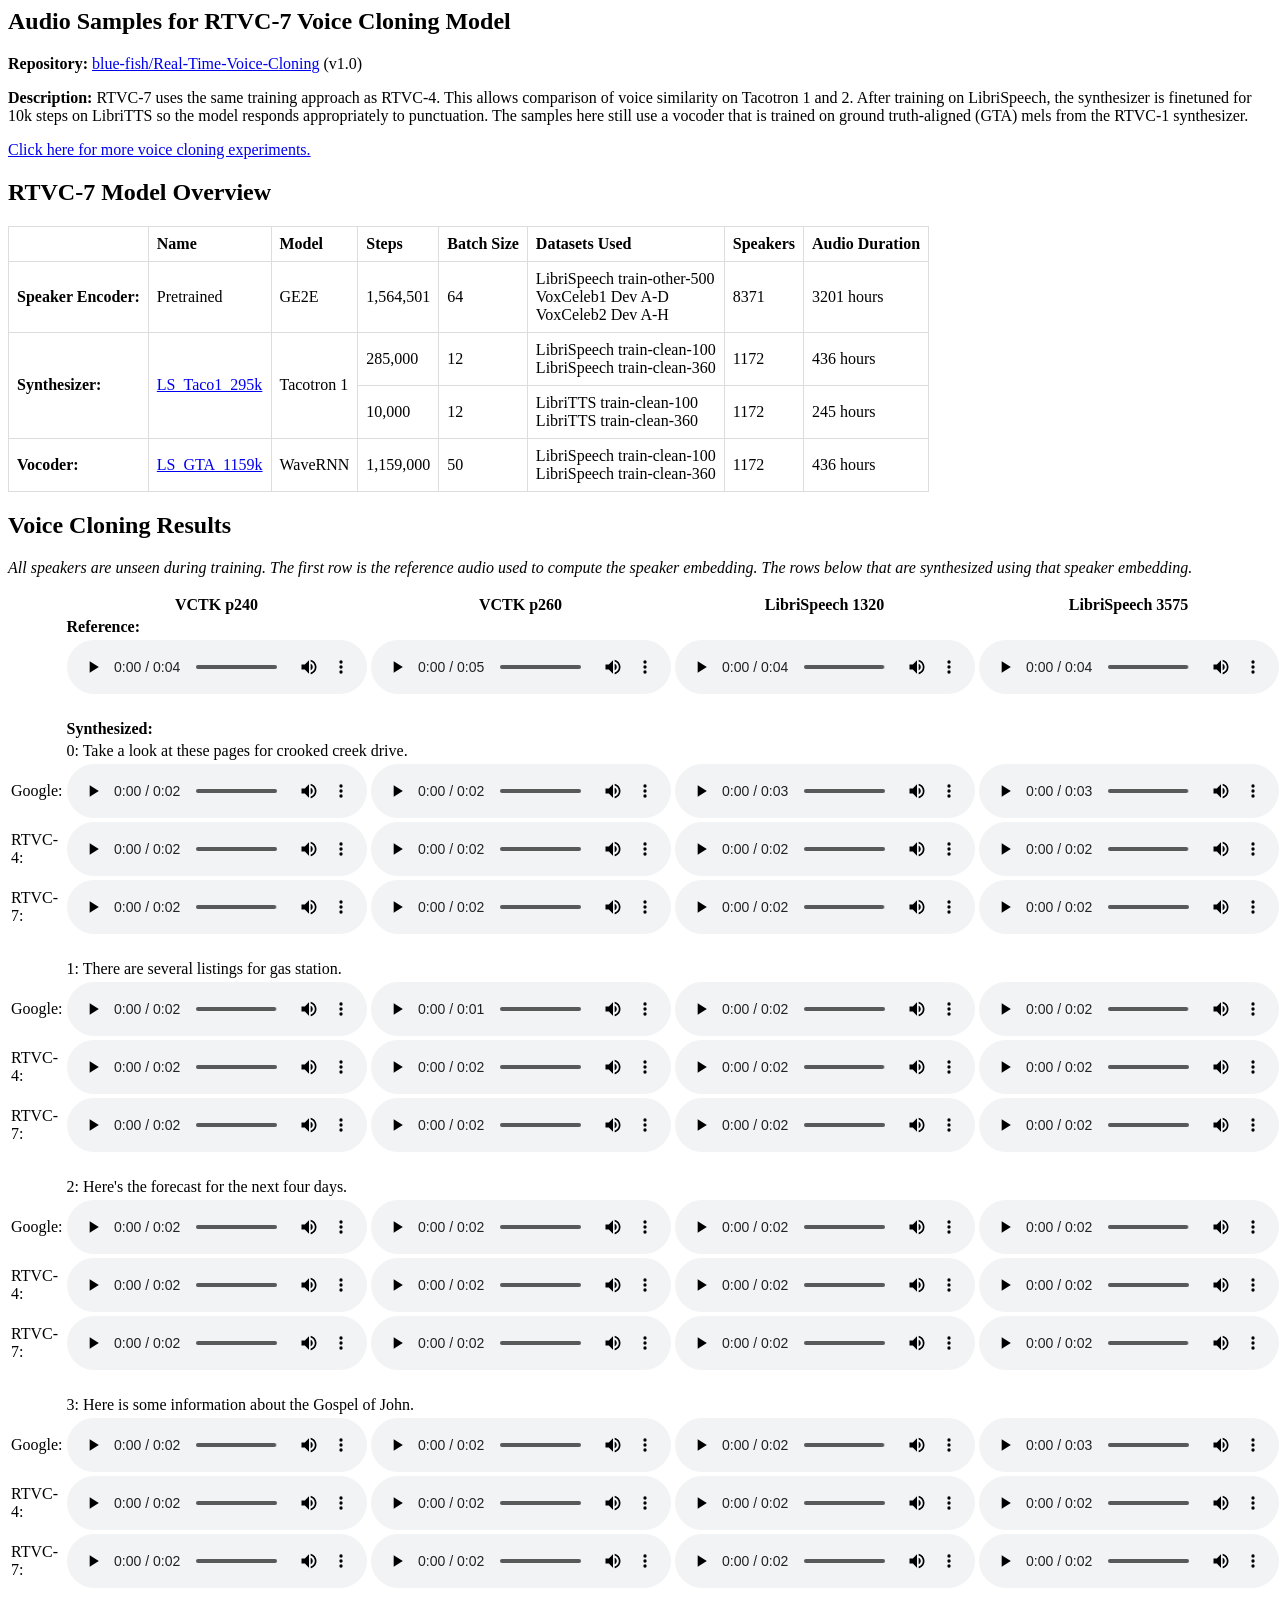
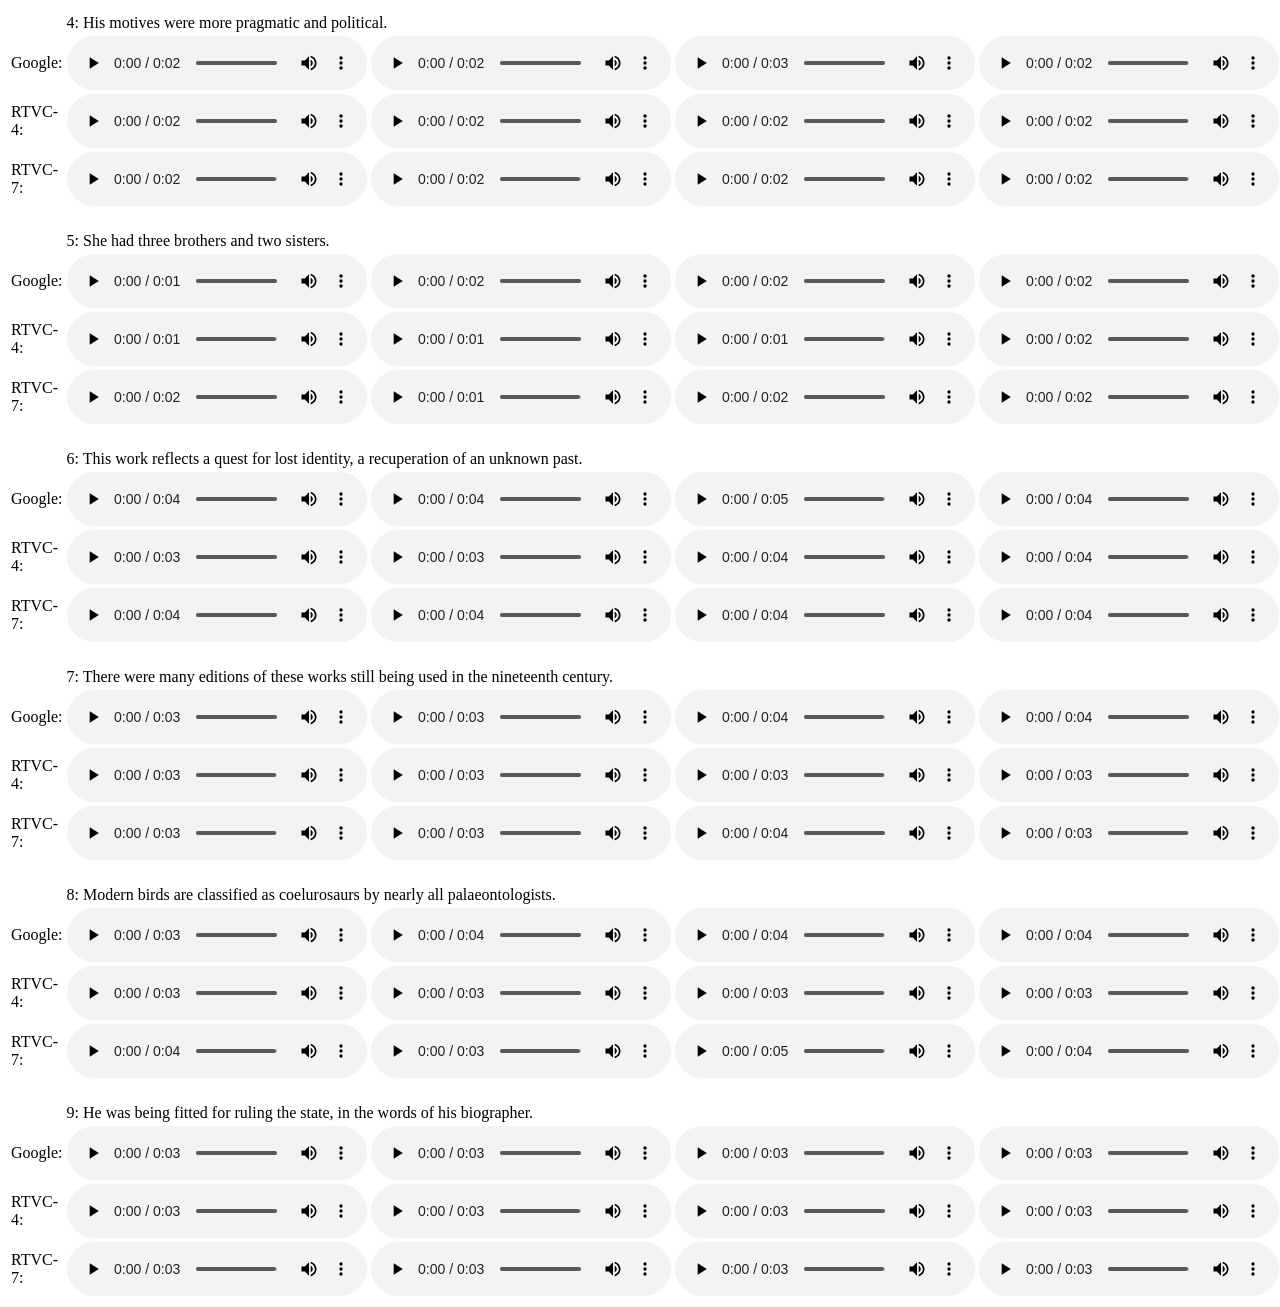
<file: RTVC-7.html>
<html>
  <head>
    <meta charset="UTF-8">
    <title>Audio Samples for RTVC-7 Voice Cloning Model</title>
    <link rel="stylesheet" type="text/css" href="stylesheet.css"/>
  </head>
  <body>
    <div>
      <article>
        <header>
          <h1>Audio Samples for RTVC-7 Voice Cloning Model</h1>
        </header>
      </article>

      <p><b>Repository:</b>
         <a href="https://github.com/blue-fish/Real-Time-Voice-Cloning/tree/v1.0">blue-fish/Real-Time-Voice-Cloning</a>
         (v1.0)</p>

      <p><b>Description:</b>
        RTVC-7 uses the same training approach as RTVC-4. This allows comparison
        of voice similarity on Tacotron 1 and 2. After training on LibriSpeech,
        the synthesizer is finetuned for 10k steps on LibriTTS so the model
        responds appropriately to punctuation. The samples here still use a
        vocoder that is trained on ground truth-aligned (GTA) mels from the
        RTVC-1 synthesizer.
      </p>

      <p><a href="index.html">Click here for more voice cloning experiments.</a></p>

      <h2>RTVC-7 Model Overview</h2>

<table class="model">
  <thead>
    <tr>
      <th></th>
      <th>Name</th>
      <th>Model</th>
      <th>Steps</th>
      <th>Batch Size</th>
      <th>Datasets Used</th>
      <th>Speakers</th>
      <th>Audio Duration</th>
    </tr>
  </thead>
  <tbody>
    <tr>
      <td><b>Speaker Encoder:</b></td>
      <td>Pretrained</td>
      <td>GE2E</td>
      <td>1,564,501</td>
      <td>64</td>
      <td>LibriSpeech train-other-500<br>
          VoxCeleb1 Dev A-D<br>
          VoxCeleb2 Dev A-H</td>
      <td>8371</td>
      <td>3201 hours</td>
    </tr>
    <tr>
      <td rowspan="2"><b>Synthesizer:</b></td>
      <td rowspan="2"><a href="https://github.com/blue-fish/Real-Time-Voice-Cloning/releases/tag/v1.0">LS_Taco1_295k</a></td>
      <td rowspan="2">Tacotron 1</td>
      <td>285,000</td>
      <td>12</td>
      <td>LibriSpeech train-clean-100<br>
          LibriSpeech train-clean-360</td>
      <td>1172</td>
      <td>436 hours</td>
    </tr>
    <tr>
      <td>10,000</td>
      <td>12</td>
      <td>LibriTTS train-clean-100<br>
          LibriTTS train-clean-360</td>
      <td>1172</td>
      <td>245 hours</td>
    </tr>
    <tr>
      <td><b>Vocoder:</b></td>
      <td><a href="https://github.com/CorentinJ/Real-Time-Voice-Cloning/issues/126#issuecomment-650531957">LS_GTA_1159k</a></td>
      <td>WaveRNN</td>
      <td>1,159,000</td>
      <td>50</td>
      <td>LibriSpeech train-clean-100<br>
          LibriSpeech train-clean-360</td>
      <td>1172</td>
      <td>436 hours</td>
    </tr>
  </tbody>
</table>

      <h2>Voice Cloning Results</h2>

      <p><i>All speakers are unseen during training. The first row is the reference audio used to compute the speaker embedding. The rows below that are synthesized using that speaker embedding.</i></p>

<table>
  <thead>
    <tr>
      <th></th><th>VCTK p240</th><th>VCTK p260</th><th>LibriSpeech 1320</th><th>LibriSpeech 3575</th><th>LibriSpeech 6829</th><th>LibriSpeech 8230</th>
    </tr>
  </thead>
  <tbody>
    <tr>
      <td></td><td colspan="6"><span><b>Reference:</b></td></span>
    </tr>
    <tr>
      <td></td>
      <td><audio controls=""><source src="wavs/groundtruth/p240_00000.wav" type="audio/wav"></audio></td>
      <td><audio controls=""><source src="wavs/groundtruth/p260_00000.wav" type="audio/wav"></audio></td>
      <td><audio controls=""><source src="wavs/groundtruth/1320_00000.wav" type="audio/wav"></audio></td>
      <td><audio controls=""><source src="wavs/groundtruth/3575_00000.wav" type="audio/wav"></audio></td>
      <td><audio controls=""><source src="wavs/groundtruth/6829_00000.wav" type="audio/wav"></audio></td>
      <td><audio controls=""><source src="wavs/groundtruth/8230_00000.wav" type="audio/wav"></audio></td>
    </tr>
    <tr><td colspan="7">&nbsp;</td></tr>
    <tr>
      <td></td><td colspan="6"><span><b>Synthesized:</b></span></td>
    </tr>
    <tr>
      <td></td><td colspan="6"><span>0: Take a look at these pages for crooked creek drive.</span></td>
    </tr>
    <tr>
      <td>Google:</td>
      <td><audio controls=""><source src="wavs/synthesized/Google/p240_00002.wav" type="audio/wav"></audio></td>
      <td><audio controls=""><source src="wavs/synthesized/Google/p260_00002.wav" type="audio/wav"></audio></td>
      <td><audio controls=""><source src="wavs/synthesized/Google/1320_00002.wav" type="audio/wav"></audio></td>
      <td><audio controls=""><source src="wavs/synthesized/Google/3575_00002.wav" type="audio/wav"></audio></td>
      <td><audio controls=""><source src="wavs/synthesized/Google/6829_00002.wav" type="audio/wav"></audio></td>
      <td><audio controls=""><source src="wavs/synthesized/Google/8230_00002.wav" type="audio/wav"></audio></td>
    </tr>
    <tr>
      <td>RTVC-4:</td>
      <td><audio controls=""><source src="wavs/synthesized/RTVC-4/p240_00002.wav" type="audio/wav"></audio></td>
      <td><audio controls=""><source src="wavs/synthesized/RTVC-4/p260_00002.wav" type="audio/wav"></audio></td>
      <td><audio controls=""><source src="wavs/synthesized/RTVC-4/1320_00002.wav" type="audio/wav"></audio></td>
      <td><audio controls=""><source src="wavs/synthesized/RTVC-4/3575_00002.wav" type="audio/wav"></audio></td>
      <td><audio controls=""><source src="wavs/synthesized/RTVC-4/6829_00002.wav" type="audio/wav"></audio></td>
      <td><audio controls=""><source src="wavs/synthesized/RTVC-4/8230_00002.wav" type="audio/wav"></audio></td>
    </tr>
    <tr>
      <td>RTVC-7:</td>
      <td><audio controls=""><source src="wavs/synthesized/RTVC-7/p240_00002.wav" type="audio/wav"></audio></td>
      <td><audio controls=""><source src="wavs/synthesized/RTVC-7/p260_00002.wav" type="audio/wav"></audio></td>
      <td><audio controls=""><source src="wavs/synthesized/RTVC-7/1320_00002.wav" type="audio/wav"></audio></td>
      <td><audio controls=""><source src="wavs/synthesized/RTVC-7/3575_00002.wav" type="audio/wav"></audio></td>
      <td><audio controls=""><source src="wavs/synthesized/RTVC-7/6829_00002.wav" type="audio/wav"></audio></td>
      <td><audio controls=""><source src="wavs/synthesized/RTVC-7/8230_00002.wav" type="audio/wav"></audio></td>
    </tr>
    <tr><td colspan="7">&nbsp;</td></tr>
    <tr><td></td><td colspan="6"><span>1: There are several listings for gas station.</span></td></tr>
    <tr>
      <td>Google:</td>
      <td><audio controls=""><source src="wavs/synthesized/Google/p240_00006.wav" type="audio/wav"></audio></td>
      <td><audio controls=""><source src="wavs/synthesized/Google/p260_00006.wav" type="audio/wav"></audio></td>
      <td><audio controls=""><source src="wavs/synthesized/Google/1320_00006.wav" type="audio/wav"></audio></td>
      <td><audio controls=""><source src="wavs/synthesized/Google/3575_00006.wav" type="audio/wav"></audio></td>
      <td><audio controls=""><source src="wavs/synthesized/Google/6829_00006.wav" type="audio/wav"></audio></td>
      <td><audio controls=""><source src="wavs/synthesized/Google/8230_00006.wav" type="audio/wav"></audio></td>
    </tr>
    <tr>
      <td>RTVC-4:</td>
      <td><audio controls=""><source src="wavs/synthesized/RTVC-4/p240_00006.wav" type="audio/wav"></audio></td>
      <td><audio controls=""><source src="wavs/synthesized/RTVC-4/p260_00006.wav" type="audio/wav"></audio></td>
      <td><audio controls=""><source src="wavs/synthesized/RTVC-4/1320_00006.wav" type="audio/wav"></audio></td>
      <td><audio controls=""><source src="wavs/synthesized/RTVC-4/3575_00006.wav" type="audio/wav"></audio></td>
      <td><audio controls=""><source src="wavs/synthesized/RTVC-4/6829_00006.wav" type="audio/wav"></audio></td>
      <td><audio controls=""><source src="wavs/synthesized/RTVC-4/8230_00006.wav" type="audio/wav"></audio></td>
    </tr>
    <tr>
      <td>RTVC-7:</td>
      <td><audio controls=""><source src="wavs/synthesized/RTVC-7/p240_00006.wav" type="audio/wav"></audio></td>
      <td><audio controls=""><source src="wavs/synthesized/RTVC-7/p260_00006.wav" type="audio/wav"></audio></td>
      <td><audio controls=""><source src="wavs/synthesized/RTVC-7/1320_00006.wav" type="audio/wav"></audio></td>
      <td><audio controls=""><source src="wavs/synthesized/RTVC-7/3575_00006.wav" type="audio/wav"></audio></td>
      <td><audio controls=""><source src="wavs/synthesized/RTVC-7/6829_00006.wav" type="audio/wav"></audio></td>
      <td><audio controls=""><source src="wavs/synthesized/RTVC-7/8230_00006.wav" type="audio/wav"></audio></td>
    </tr>
    <tr><td colspan="7">&nbsp;</td></tr>
    <tr><td></td><td colspan="6"><span>2: Here's the forecast for the next four days.</span></td></tr>
    <tr>
      <td>Google:</td>
      <td><audio controls=""><source src="wavs/synthesized/Google/p240_00027.wav" type="audio/wav"></audio></td>
      <td><audio controls=""><source src="wavs/synthesized/Google/p260_00027.wav" type="audio/wav"></audio></td>
      <td><audio controls=""><source src="wavs/synthesized/Google/1320_00027.wav" type="audio/wav"></audio></td>
      <td><audio controls=""><source src="wavs/synthesized/Google/3575_00027.wav" type="audio/wav"></audio></td>
      <td><audio controls=""><source src="wavs/synthesized/Google/6829_00027.wav" type="audio/wav"></audio></td>
      <td><audio controls=""><source src="wavs/synthesized/Google/8230_00027.wav" type="audio/wav"></audio></td>
    </tr>
    <tr>
      <td>RTVC-4:</td>
      <td><audio controls=""><source src="wavs/synthesized/RTVC-4/p240_00027.wav" type="audio/wav"></audio></td>
      <td><audio controls=""><source src="wavs/synthesized/RTVC-4/p260_00027.wav" type="audio/wav"></audio></td>
      <td><audio controls=""><source src="wavs/synthesized/RTVC-4/1320_00027.wav" type="audio/wav"></audio></td>
      <td><audio controls=""><source src="wavs/synthesized/RTVC-4/3575_00027.wav" type="audio/wav"></audio></td>
      <td><audio controls=""><source src="wavs/synthesized/RTVC-4/6829_00027.wav" type="audio/wav"></audio></td>
      <td><audio controls=""><source src="wavs/synthesized/RTVC-4/8230_00027.wav" type="audio/wav"></audio></td>
    </tr>
    <tr>
      <td>RTVC-7:</td>
      <td><audio controls=""><source src="wavs/synthesized/RTVC-7/p240_00027.wav" type="audio/wav"></audio></td>
      <td><audio controls=""><source src="wavs/synthesized/RTVC-7/p260_00027.wav" type="audio/wav"></audio></td>
      <td><audio controls=""><source src="wavs/synthesized/RTVC-7/1320_00027.wav" type="audio/wav"></audio></td>
      <td><audio controls=""><source src="wavs/synthesized/RTVC-7/3575_00027.wav" type="audio/wav"></audio></td>
      <td><audio controls=""><source src="wavs/synthesized/RTVC-7/6829_00027.wav" type="audio/wav"></audio></td>
      <td><audio controls=""><source src="wavs/synthesized/RTVC-7/8230_00027.wav" type="audio/wav"></audio></td>
    </tr>
    <tr><td colspan="7">&nbsp;</td></tr>
    <tr>
      <td></td><td colspan="6"><span>3: Here is some information about the Gospel of John.</span></td>
    </tr>
    <tr>
      <td>Google:</td>
      <td><audio controls=""><source src="wavs/synthesized/Google/p240_00038.wav" type="audio/wav"></audio></td>
      <td><audio controls=""><source src="wavs/synthesized/Google/p260_00038.wav" type="audio/wav"></audio></td>
      <td><audio controls=""><source src="wavs/synthesized/Google/1320_00038.wav" type="audio/wav"></audio></td>
      <td><audio controls=""><source src="wavs/synthesized/Google/3575_00038.wav" type="audio/wav"></audio></td>
      <td><audio controls=""><source src="wavs/synthesized/Google/6829_00038.wav" type="audio/wav"></audio></td>
      <td><audio controls=""><source src="wavs/synthesized/Google/8230_00038.wav" type="audio/wav"></audio></td>
    </tr>
    <tr>
      <td>RTVC-4:</td>
      <td><audio controls=""><source src="wavs/synthesized/RTVC-4/p240_00038.wav" type="audio/wav"></audio></td>
      <td><audio controls=""><source src="wavs/synthesized/RTVC-4/p260_00038.wav" type="audio/wav"></audio></td>
      <td><audio controls=""><source src="wavs/synthesized/RTVC-4/1320_00038.wav" type="audio/wav"></audio></td>
      <td><audio controls=""><source src="wavs/synthesized/RTVC-4/3575_00038.wav" type="audio/wav"></audio></td>
      <td><audio controls=""><source src="wavs/synthesized/RTVC-4/6829_00038.wav" type="audio/wav"></audio></td>
      <td><audio controls=""><source src="wavs/synthesized/RTVC-4/8230_00038.wav" type="audio/wav"></audio></td>
    </tr>
    <tr>
      <td>RTVC-7:</td>
      <td><audio controls=""><source src="wavs/synthesized/RTVC-7/p240_00038.wav" type="audio/wav"></audio></td>
      <td><audio controls=""><source src="wavs/synthesized/RTVC-7/p260_00038.wav" type="audio/wav"></audio></td>
      <td><audio controls=""><source src="wavs/synthesized/RTVC-7/1320_00038.wav" type="audio/wav"></audio></td>
      <td><audio controls=""><source src="wavs/synthesized/RTVC-7/3575_00038.wav" type="audio/wav"></audio></td>
      <td><audio controls=""><source src="wavs/synthesized/RTVC-7/6829_00038.wav" type="audio/wav"></audio></td>
      <td><audio controls=""><source src="wavs/synthesized/RTVC-7/8230_00038.wav" type="audio/wav"></audio></td>
    </tr>
    <tr><td colspan="7">&nbsp;</td></tr>
    <tr>
      <td></td><td colspan="6"><span>4: His motives were more pragmatic and political.</span></td>
    </tr>
    <tr>
      <td>Google:</td>
      <td><audio controls=""><source src="wavs/synthesized/Google/p240_00053.wav" type="audio/wav"></audio></td>
      <td><audio controls=""><source src="wavs/synthesized/Google/p260_00053.wav" type="audio/wav"></audio></td>
      <td><audio controls=""><source src="wavs/synthesized/Google/1320_00053.wav" type="audio/wav"></audio></td>
      <td><audio controls=""><source src="wavs/synthesized/Google/3575_00053.wav" type="audio/wav"></audio></td>
      <td><audio controls=""><source src="wavs/synthesized/Google/6829_00053.wav" type="audio/wav"></audio></td>
      <td><audio controls=""><source src="wavs/synthesized/Google/8230_00053.wav" type="audio/wav"></audio></td>
    </tr>
    <tr>
      <td>RTVC-4:</td>
      <td><audio controls=""><source src="wavs/synthesized/RTVC-4/p240_00053.wav" type="audio/wav"></audio></td>
      <td><audio controls=""><source src="wavs/synthesized/RTVC-4/p260_00053.wav" type="audio/wav"></audio></td>
      <td><audio controls=""><source src="wavs/synthesized/RTVC-4/1320_00053.wav" type="audio/wav"></audio></td>
      <td><audio controls=""><source src="wavs/synthesized/RTVC-4/3575_00053.wav" type="audio/wav"></audio></td>
      <td><audio controls=""><source src="wavs/synthesized/RTVC-4/6829_00053.wav" type="audio/wav"></audio></td>
      <td><audio controls=""><source src="wavs/synthesized/RTVC-4/8230_00053.wav" type="audio/wav"></audio></td>
    </tr>
    <tr>
      <td>RTVC-7:</td>
      <td><audio controls=""><source src="wavs/synthesized/RTVC-7/p240_00053.wav" type="audio/wav"></audio></td>
      <td><audio controls=""><source src="wavs/synthesized/RTVC-7/p260_00053.wav" type="audio/wav"></audio></td>
      <td><audio controls=""><source src="wavs/synthesized/RTVC-7/1320_00053.wav" type="audio/wav"></audio></td>
      <td><audio controls=""><source src="wavs/synthesized/RTVC-7/3575_00053.wav" type="audio/wav"></audio></td>
      <td><audio controls=""><source src="wavs/synthesized/RTVC-7/6829_00053.wav" type="audio/wav"></audio></td>
      <td><audio controls=""><source src="wavs/synthesized/RTVC-7/8230_00053.wav" type="audio/wav"></audio></td>
    </tr>
    <tr><td colspan="7">&nbsp;</td></tr>
    <tr>
      <td></td><td colspan="6"><span>5: She had three brothers and two sisters.</span></td>
    </tr>
    <tr>
      <td>Google:</td>
      <td><audio controls=""><source src="wavs/synthesized/Google/p240_00062.wav" type="audio/wav"></audio></td>
      <td><audio controls=""><source src="wavs/synthesized/Google/p260_00062.wav" type="audio/wav"></audio></td>
      <td><audio controls=""><source src="wavs/synthesized/Google/1320_00062.wav" type="audio/wav"></audio></td>
      <td><audio controls=""><source src="wavs/synthesized/Google/3575_00062.wav" type="audio/wav"></audio></td>
      <td><audio controls=""><source src="wavs/synthesized/Google/6829_00062.wav" type="audio/wav"></audio></td>
      <td><audio controls=""><source src="wavs/synthesized/Google/8230_00062.wav" type="audio/wav"></audio></td>
    </tr>
    <tr>
      <td>RTVC-4:</td>
      <td><audio controls=""><source src="wavs/synthesized/RTVC-4/p240_00062.wav" type="audio/wav"></audio></td>
      <td><audio controls=""><source src="wavs/synthesized/RTVC-4/p260_00062.wav" type="audio/wav"></audio></td>
      <td><audio controls=""><source src="wavs/synthesized/RTVC-4/1320_00062.wav" type="audio/wav"></audio></td>
      <td><audio controls=""><source src="wavs/synthesized/RTVC-4/3575_00062.wav" type="audio/wav"></audio></td>
      <td><audio controls=""><source src="wavs/synthesized/RTVC-4/6829_00062.wav" type="audio/wav"></audio></td>
      <td><audio controls=""><source src="wavs/synthesized/RTVC-4/8230_00062.wav" type="audio/wav"></audio></td>
    </tr>
    <tr>
      <td>RTVC-7:</td>
      <td><audio controls=""><source src="wavs/synthesized/RTVC-7/p240_00062.wav" type="audio/wav"></audio></td>
      <td><audio controls=""><source src="wavs/synthesized/RTVC-7/p260_00062.wav" type="audio/wav"></audio></td>
      <td><audio controls=""><source src="wavs/synthesized/RTVC-7/1320_00062.wav" type="audio/wav"></audio></td>
      <td><audio controls=""><source src="wavs/synthesized/RTVC-7/3575_00062.wav" type="audio/wav"></audio></td>
      <td><audio controls=""><source src="wavs/synthesized/RTVC-7/6829_00062.wav" type="audio/wav"></audio></td>
      <td><audio controls=""><source src="wavs/synthesized/RTVC-7/8230_00062.wav" type="audio/wav"></audio></td>
    </tr>
    <tr><td colspan="7">&nbsp;</td></tr>
    <tr>
      <td></td><td colspan="6"><span>6: This work reflects a quest for lost identity, a recuperation of an unknown past.</span></td>
    </tr>
    <tr>
      <td>Google:</td>
      <td><audio controls=""><source src="wavs/synthesized/Google/p240_00073.wav" type="audio/wav"></audio></td>
      <td><audio controls=""><source src="wavs/synthesized/Google/p260_00073.wav" type="audio/wav"></audio></td>
      <td><audio controls=""><source src="wavs/synthesized/Google/1320_00073.wav" type="audio/wav"></audio></td>
      <td><audio controls=""><source src="wavs/synthesized/Google/3575_00073.wav" type="audio/wav"></audio></td>
      <td><audio controls=""><source src="wavs/synthesized/Google/6829_00073.wav" type="audio/wav"></audio></td>
      <td><audio controls=""><source src="wavs/synthesized/Google/8230_00073.wav" type="audio/wav"></audio></td>
    </tr>
    <tr>
      <td>RTVC-4:</td>
      <td><audio controls=""><source src="wavs/synthesized/RTVC-4/p240_00073.wav" type="audio/wav"></audio></td>
      <td><audio controls=""><source src="wavs/synthesized/RTVC-4/p260_00073.wav" type="audio/wav"></audio></td>
      <td><audio controls=""><source src="wavs/synthesized/RTVC-4/1320_00073.wav" type="audio/wav"></audio></td>
      <td><audio controls=""><source src="wavs/synthesized/RTVC-4/3575_00073.wav" type="audio/wav"></audio></td>
      <td><audio controls=""><source src="wavs/synthesized/RTVC-4/6829_00073.wav" type="audio/wav"></audio></td>
      <td><audio controls=""><source src="wavs/synthesized/RTVC-4/8230_00073.wav" type="audio/wav"></audio></td>
    </tr>
    <tr>
      <td>RTVC-7:</td>
      <td><audio controls=""><source src="wavs/synthesized/RTVC-7/p240_00073.wav" type="audio/wav"></audio></td>
      <td><audio controls=""><source src="wavs/synthesized/RTVC-7/p260_00073.wav" type="audio/wav"></audio></td>
      <td><audio controls=""><source src="wavs/synthesized/RTVC-7/1320_00073.wav" type="audio/wav"></audio></td>
      <td><audio controls=""><source src="wavs/synthesized/RTVC-7/3575_00073.wav" type="audio/wav"></audio></td>
      <td><audio controls=""><source src="wavs/synthesized/RTVC-7/6829_00073.wav" type="audio/wav"></audio></td>
      <td><audio controls=""><source src="wavs/synthesized/RTVC-7/8230_00073.wav" type="audio/wav"></audio></td>
    </tr>
    <tr><td colspan="7">&nbsp;</td></tr>
    <tr>
      <td></td><td colspan="6"><span>7: There were many editions of these works still being used in the nineteenth century.</span></td>
    </tr>
    <tr>
      <td>Google:</td>
      <td><audio controls=""><source src="wavs/synthesized/Google/p240_00078.wav" type="audio/wav"></audio></td>
      <td><audio controls=""><source src="wavs/synthesized/Google/p260_00078.wav" type="audio/wav"></audio></td>
      <td><audio controls=""><source src="wavs/synthesized/Google/1320_00078.wav" type="audio/wav"></audio></td>
      <td><audio controls=""><source src="wavs/synthesized/Google/3575_00078.wav" type="audio/wav"></audio></td>
      <td><audio controls=""><source src="wavs/synthesized/Google/6829_00078.wav" type="audio/wav"></audio></td>
      <td><audio controls=""><source src="wavs/synthesized/Google/8230_00078.wav" type="audio/wav"></audio></td>
    </tr>
    <tr>
      <td>RTVC-4:</td>
      <td><audio controls=""><source src="wavs/synthesized/RTVC-4/p240_00078.wav" type="audio/wav"></audio></td>
      <td><audio controls=""><source src="wavs/synthesized/RTVC-4/p260_00078.wav" type="audio/wav"></audio></td>
      <td><audio controls=""><source src="wavs/synthesized/RTVC-4/1320_00078.wav" type="audio/wav"></audio></td>
      <td><audio controls=""><source src="wavs/synthesized/RTVC-4/3575_00078.wav" type="audio/wav"></audio></td>
      <td><audio controls=""><source src="wavs/synthesized/RTVC-4/6829_00078.wav" type="audio/wav"></audio></td>
      <td><audio controls=""><source src="wavs/synthesized/RTVC-4/8230_00078.wav" type="audio/wav"></audio></td>
    </tr>
    <tr>
      <td>RTVC-7:</td>
      <td><audio controls=""><source src="wavs/synthesized/RTVC-7/p240_00078.wav" type="audio/wav"></audio></td>
      <td><audio controls=""><source src="wavs/synthesized/RTVC-7/p260_00078.wav" type="audio/wav"></audio></td>
      <td><audio controls=""><source src="wavs/synthesized/RTVC-7/1320_00078.wav" type="audio/wav"></audio></td>
      <td><audio controls=""><source src="wavs/synthesized/RTVC-7/3575_00078.wav" type="audio/wav"></audio></td>
      <td><audio controls=""><source src="wavs/synthesized/RTVC-7/6829_00078.wav" type="audio/wav"></audio></td>
      <td><audio controls=""><source src="wavs/synthesized/RTVC-7/8230_00078.wav" type="audio/wav"></audio></td>
    </tr>
    <tr><td colspan="7">&nbsp;</td></tr>
    <tr>
      <td></td><td colspan="6"><span>8: Modern birds are classified as coelurosaurs by nearly all palaeontologists.</span></td>
    </tr>
    <tr>
      <td>Google:</td>
      <td><audio controls=""><source src="wavs/synthesized/Google/p240_00082.wav" type="audio/wav"></audio></td>
      <td><audio controls=""><source src="wavs/synthesized/Google/p260_00082.wav" type="audio/wav"></audio></td>
      <td><audio controls=""><source src="wavs/synthesized/Google/1320_00082.wav" type="audio/wav"></audio></td>
      <td><audio controls=""><source src="wavs/synthesized/Google/3575_00082.wav" type="audio/wav"></audio></td>
      <td><audio controls=""><source src="wavs/synthesized/Google/6829_00082.wav" type="audio/wav"></audio></td>
      <td><audio controls=""><source src="wavs/synthesized/Google/8230_00082.wav" type="audio/wav"></audio></td>
    </tr>
    <tr>
      <td>RTVC-4:</td>
      <td><audio controls=""><source src="wavs/synthesized/RTVC-4/p240_00082.wav" type="audio/wav"></audio></td>
      <td><audio controls=""><source src="wavs/synthesized/RTVC-4/p260_00082.wav" type="audio/wav"></audio></td>
      <td><audio controls=""><source src="wavs/synthesized/RTVC-4/1320_00082.wav" type="audio/wav"></audio></td>
      <td><audio controls=""><source src="wavs/synthesized/RTVC-4/3575_00082.wav" type="audio/wav"></audio></td>
      <td><audio controls=""><source src="wavs/synthesized/RTVC-4/6829_00082.wav" type="audio/wav"></audio></td>
      <td><audio controls=""><source src="wavs/synthesized/RTVC-4/8230_00082.wav" type="audio/wav"></audio></td>
    </tr>
    <tr>
      <td>RTVC-7:</td>
      <td><audio controls=""><source src="wavs/synthesized/RTVC-7/p240_00082.wav" type="audio/wav"></audio></td>
      <td><audio controls=""><source src="wavs/synthesized/RTVC-7/p260_00082.wav" type="audio/wav"></audio></td>
      <td><audio controls=""><source src="wavs/synthesized/RTVC-7/1320_00082.wav" type="audio/wav"></audio></td>
      <td><audio controls=""><source src="wavs/synthesized/RTVC-7/3575_00082.wav" type="audio/wav"></audio></td>
      <td><audio controls=""><source src="wavs/synthesized/RTVC-7/6829_00082.wav" type="audio/wav"></audio></td>
      <td><audio controls=""><source src="wavs/synthesized/RTVC-7/8230_00082.wav" type="audio/wav"></audio></td>
    </tr>
    <tr><td colspan="7">&nbsp;</td></tr>
    <tr>
      <td></td><td colspan="6"><span>9: He was being fitted for ruling the state, in the words of his biographer.</span></td>
    </tr>
    <tr>
      <td>Google:</td>
      <td><audio controls=""><source src="wavs/synthesized/Google/p240_00091.wav" type="audio/wav"></audio></td>
      <td><audio controls=""><source src="wavs/synthesized/Google/p260_00091.wav" type="audio/wav"></audio></td>
      <td><audio controls=""><source src="wavs/synthesized/Google/1320_00091.wav" type="audio/wav"></audio></td>
      <td><audio controls=""><source src="wavs/synthesized/Google/3575_00091.wav" type="audio/wav"></audio></td>
      <td><audio controls=""><source src="wavs/synthesized/Google/6829_00091.wav" type="audio/wav"></audio></td>
      <td><audio controls=""><source src="wavs/synthesized/Google/8230_00091.wav" type="audio/wav"></audio></td>
    </tr>
    <tr>
      <td>RTVC-4:</td>
      <td><audio controls=""><source src="wavs/synthesized/RTVC-4/p240_00091.wav" type="audio/wav"></audio></td>
      <td><audio controls=""><source src="wavs/synthesized/RTVC-4/p260_00091.wav" type="audio/wav"></audio></td>
      <td><audio controls=""><source src="wavs/synthesized/RTVC-4/1320_00091.wav" type="audio/wav"></audio></td>
      <td><audio controls=""><source src="wavs/synthesized/RTVC-4/3575_00091.wav" type="audio/wav"></audio></td>
      <td><audio controls=""><source src="wavs/synthesized/RTVC-4/6829_00091.wav" type="audio/wav"></audio></td>
      <td><audio controls=""><source src="wavs/synthesized/RTVC-4/8230_00091.wav" type="audio/wav"></audio></td>
    </tr>
    <tr>
      <td>RTVC-7:</td>
      <td><audio controls=""><source src="wavs/synthesized/RTVC-7/p240_00091.wav" type="audio/wav"></audio></td>
      <td><audio controls=""><source src="wavs/synthesized/RTVC-7/p260_00091.wav" type="audio/wav"></audio></td>
      <td><audio controls=""><source src="wavs/synthesized/RTVC-7/1320_00091.wav" type="audio/wav"></audio></td>
      <td><audio controls=""><source src="wavs/synthesized/RTVC-7/3575_00091.wav" type="audio/wav"></audio></td>
      <td><audio controls=""><source src="wavs/synthesized/RTVC-7/6829_00091.wav" type="audio/wav"></audio></td>
      <td><audio controls=""><source src="wavs/synthesized/RTVC-7/8230_00091.wav" type="audio/wav"></audio></td>
    </tr>
  </tbody>
</table>

    </div>
  </body>
</html>
</file>
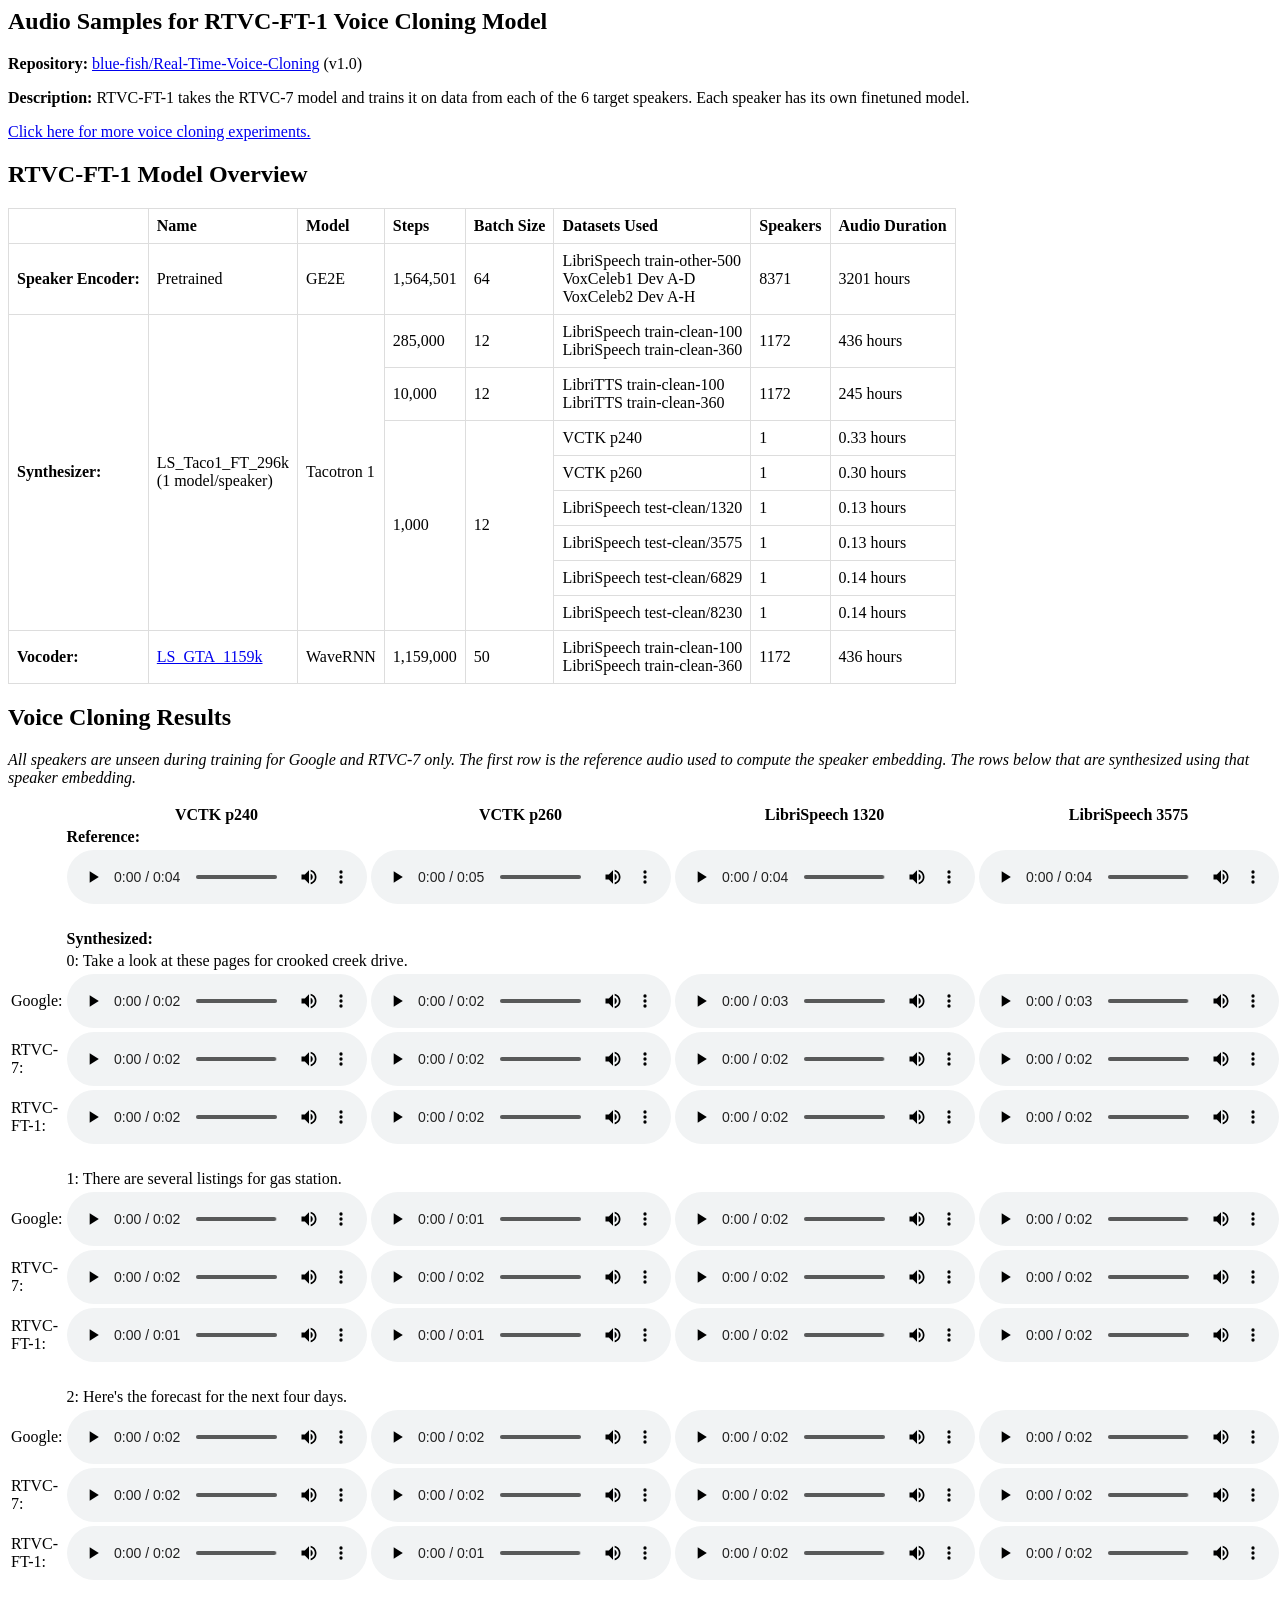
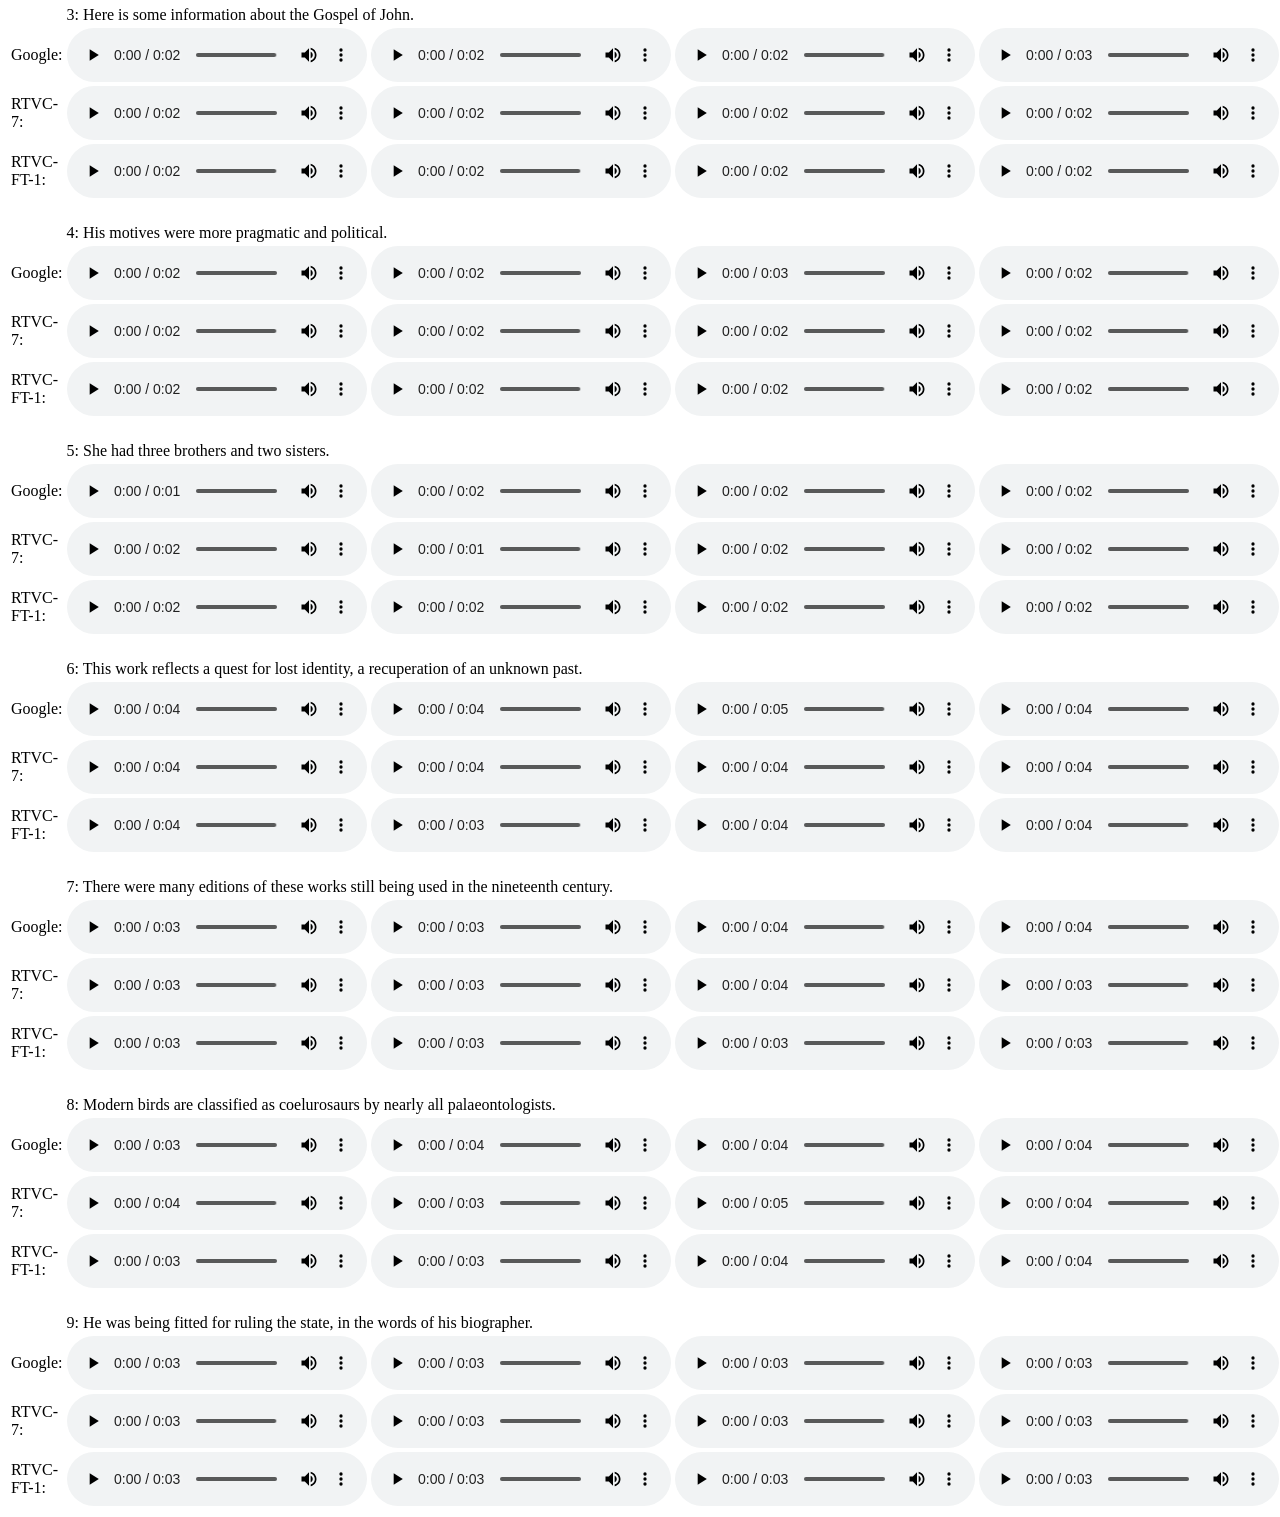
<file: RTVC-FT-1.html>
<html>
  <head>
    <meta charset="UTF-8">
    <title>Audio Samples for RTVC-FT-1 Voice Cloning Model</title>
    <link rel="stylesheet" type="text/css" href="stylesheet.css"/>
  </head>
  <body>
    <div>
      <article>
        <header>
          <h1>Audio Samples for RTVC-FT-1 Voice Cloning Model</h1>
        </header>
      </article>

      <p><b>Repository:</b>
         <a href="https://github.com/blue-fish/Real-Time-Voice-Cloning/tree/v1.0">blue-fish/Real-Time-Voice-Cloning</a>
         (v1.0)</p>

      <p><b>Description:</b>
        RTVC-FT-1 takes the RTVC-7 model and trains it on data from each of
        the 6 target speakers. Each speaker has its own finetuned model.
      </p>

      <p><a href="index.html">Click here for more voice cloning experiments.</a></p>

      <h2>RTVC-FT-1 Model Overview</h2>

<table class="model">
  <thead>
    <tr>
      <th></th>
      <th>Name</th>
      <th>Model</th>
      <th>Steps</th>
      <th>Batch Size</th>
      <th>Datasets Used</th>
      <th>Speakers</th>
      <th>Audio Duration</th>
    </tr>
  </thead>
  <tbody>
    <tr>
      <td><b>Speaker Encoder:</b></td>
      <td>Pretrained</td>
      <td>GE2E</td>
      <td>1,564,501</td>
      <td>64</td>
      <td>LibriSpeech train-other-500<br>
          VoxCeleb1 Dev A-D<br>
          VoxCeleb2 Dev A-H</td>
      <td>8371</td>
      <td>3201 hours</td>
    </tr>
    <tr>
      <td rowspan="8"><b>Synthesizer:</b></td>
      <td rowspan="8">
        LS_Taco1_FT_296k<br>
        (1 model/speaker)
      </td>
      <td rowspan="8">Tacotron 1</td>
      <td>285,000</td>
      <td>12</td>
      <td>LibriSpeech train-clean-100<br>
          LibriSpeech train-clean-360</td>
      <td>1172</td>
      <td>436 hours</td>
    </tr>
    <tr>
      <td>10,000</td>
      <td>12</td>
      <td>LibriTTS train-clean-100<br>
          LibriTTS train-clean-360</td>
      <td>1172</td>
      <td>245 hours</td>
    </tr>
    <tr>
      <td rowspan="6">1,000</td>
      <td rowspan="6">12</td>
      <td>VCTK p240</td>
      <td>1</td>
      <td>0.33 hours</td>
    </tr>
    <tr>
      <td>VCTK p260</td>
      <td>1</td>
      <td>0.30 hours</td>
    </tr>
    <tr>
      <td>LibriSpeech test-clean/1320</td>
      <td>1</td>
      <td>0.13 hours</td>
    </tr>
    <tr>
      <td>LibriSpeech test-clean/3575</td>
      <td>1</td>
      <td>0.13 hours</td>
    </tr>
    <tr>
      <td>LibriSpeech test-clean/6829</td>
      <td>1</td>
      <td>0.14 hours</td>
    </tr>
    <tr>
      <td>LibriSpeech test-clean/8230</td>
      <td>1</td>
      <td>0.14 hours</td>
    </tr>
    <tr>
      <td><b>Vocoder:</b></td>
      <td><a href="https://github.com/CorentinJ/Real-Time-Voice-Cloning/issues/126#issuecomment-650531957">LS_GTA_1159k</a></td>
      <td>WaveRNN</td>
      <td>1,159,000</td>
      <td>50</td>
      <td>LibriSpeech train-clean-100<br>
          LibriSpeech train-clean-360</td>
      <td>1172</td>
      <td>436 hours</td>
    </tr>
  </tbody>
</table>

      <h2>Voice Cloning Results</h2>

      <p><i>All speakers are unseen during training for Google and RTVC-7 only. The first row is the reference audio used to compute the speaker embedding. The rows below that are synthesized using that speaker embedding.</i></p>

<table>
  <thead>
    <tr>
      <th></th><th>VCTK p240</th><th>VCTK p260</th><th>LibriSpeech 1320</th><th>LibriSpeech 3575</th><th>LibriSpeech 6829</th><th>LibriSpeech 8230</th>
    </tr>
  </thead>
  <tbody>
    <tr>
      <td></td><td colspan="6"><span><b>Reference:</b></td></span>
    </tr>
    <tr>
      <td></td>
      <td><audio controls=""><source src="wavs/groundtruth/p240_00000.wav" type="audio/wav"></audio></td>
      <td><audio controls=""><source src="wavs/groundtruth/p260_00000.wav" type="audio/wav"></audio></td>
      <td><audio controls=""><source src="wavs/groundtruth/1320_00000.wav" type="audio/wav"></audio></td>
      <td><audio controls=""><source src="wavs/groundtruth/3575_00000.wav" type="audio/wav"></audio></td>
      <td><audio controls=""><source src="wavs/groundtruth/6829_00000.wav" type="audio/wav"></audio></td>
      <td><audio controls=""><source src="wavs/groundtruth/8230_00000.wav" type="audio/wav"></audio></td>
    </tr>
    <tr><td colspan="7">&nbsp;</td></tr>
    <tr>
      <td></td><td colspan="6"><span><b>Synthesized:</b></span></td>
    </tr>
    <tr>
      <td></td><td colspan="6"><span>0: Take a look at these pages for crooked creek drive.</span></td>
    </tr>
    <tr>
      <td>Google:</td>
      <td><audio controls=""><source src="wavs/synthesized/Google/p240_00002.wav" type="audio/wav"></audio></td>
      <td><audio controls=""><source src="wavs/synthesized/Google/p260_00002.wav" type="audio/wav"></audio></td>
      <td><audio controls=""><source src="wavs/synthesized/Google/1320_00002.wav" type="audio/wav"></audio></td>
      <td><audio controls=""><source src="wavs/synthesized/Google/3575_00002.wav" type="audio/wav"></audio></td>
      <td><audio controls=""><source src="wavs/synthesized/Google/6829_00002.wav" type="audio/wav"></audio></td>
      <td><audio controls=""><source src="wavs/synthesized/Google/8230_00002.wav" type="audio/wav"></audio></td>
    </tr>
    <tr>
      <td>RTVC-7:</td>
      <td><audio controls=""><source src="wavs/synthesized/RTVC-7/p240_00002.wav" type="audio/wav"></audio></td>
      <td><audio controls=""><source src="wavs/synthesized/RTVC-7/p260_00002.wav" type="audio/wav"></audio></td>
      <td><audio controls=""><source src="wavs/synthesized/RTVC-7/1320_00002.wav" type="audio/wav"></audio></td>
      <td><audio controls=""><source src="wavs/synthesized/RTVC-7/3575_00002.wav" type="audio/wav"></audio></td>
      <td><audio controls=""><source src="wavs/synthesized/RTVC-7/6829_00002.wav" type="audio/wav"></audio></td>
      <td><audio controls=""><source src="wavs/synthesized/RTVC-7/8230_00002.wav" type="audio/wav"></audio></td>
    </tr>
    <tr>
      <td>RTVC-FT-1:</td>
      <td><audio controls=""><source src="wavs/synthesized/RTVC-FT-1/p240_00002.wav" type="audio/wav"></audio></td>
      <td><audio controls=""><source src="wavs/synthesized/RTVC-FT-1/p260_00002.wav" type="audio/wav"></audio></td>
      <td><audio controls=""><source src="wavs/synthesized/RTVC-FT-1/1320_00002.wav" type="audio/wav"></audio></td>
      <td><audio controls=""><source src="wavs/synthesized/RTVC-FT-1/3575_00002.wav" type="audio/wav"></audio></td>
      <td><audio controls=""><source src="wavs/synthesized/RTVC-FT-1/6829_00002.wav" type="audio/wav"></audio></td>
      <td><audio controls=""><source src="wavs/synthesized/RTVC-FT-1/8230_00002.wav" type="audio/wav"></audio></td>
    </tr>
    <tr><td colspan="7">&nbsp;</td></tr>
    <tr><td></td><td colspan="6"><span>1: There are several listings for gas station.</span></td></tr>
    <tr>
      <td>Google:</td>
      <td><audio controls=""><source src="wavs/synthesized/Google/p240_00006.wav" type="audio/wav"></audio></td>
      <td><audio controls=""><source src="wavs/synthesized/Google/p260_00006.wav" type="audio/wav"></audio></td>
      <td><audio controls=""><source src="wavs/synthesized/Google/1320_00006.wav" type="audio/wav"></audio></td>
      <td><audio controls=""><source src="wavs/synthesized/Google/3575_00006.wav" type="audio/wav"></audio></td>
      <td><audio controls=""><source src="wavs/synthesized/Google/6829_00006.wav" type="audio/wav"></audio></td>
      <td><audio controls=""><source src="wavs/synthesized/Google/8230_00006.wav" type="audio/wav"></audio></td>
    </tr>
    <tr>
      <td>RTVC-7:</td>
      <td><audio controls=""><source src="wavs/synthesized/RTVC-7/p240_00006.wav" type="audio/wav"></audio></td>
      <td><audio controls=""><source src="wavs/synthesized/RTVC-7/p260_00006.wav" type="audio/wav"></audio></td>
      <td><audio controls=""><source src="wavs/synthesized/RTVC-7/1320_00006.wav" type="audio/wav"></audio></td>
      <td><audio controls=""><source src="wavs/synthesized/RTVC-7/3575_00006.wav" type="audio/wav"></audio></td>
      <td><audio controls=""><source src="wavs/synthesized/RTVC-7/6829_00006.wav" type="audio/wav"></audio></td>
      <td><audio controls=""><source src="wavs/synthesized/RTVC-7/8230_00006.wav" type="audio/wav"></audio></td>
    </tr>
    <tr>
      <td>RTVC-FT-1:</td>
      <td><audio controls=""><source src="wavs/synthesized/RTVC-FT-1/p240_00006.wav" type="audio/wav"></audio></td>
      <td><audio controls=""><source src="wavs/synthesized/RTVC-FT-1/p260_00006.wav" type="audio/wav"></audio></td>
      <td><audio controls=""><source src="wavs/synthesized/RTVC-FT-1/1320_00006.wav" type="audio/wav"></audio></td>
      <td><audio controls=""><source src="wavs/synthesized/RTVC-FT-1/3575_00006.wav" type="audio/wav"></audio></td>
      <td><audio controls=""><source src="wavs/synthesized/RTVC-FT-1/6829_00006.wav" type="audio/wav"></audio></td>
      <td><audio controls=""><source src="wavs/synthesized/RTVC-FT-1/8230_00006.wav" type="audio/wav"></audio></td>
    </tr>
    <tr><td colspan="7">&nbsp;</td></tr>
    <tr><td></td><td colspan="6"><span>2: Here's the forecast for the next four days.</span></td></tr>
    <tr>
      <td>Google:</td>
      <td><audio controls=""><source src="wavs/synthesized/Google/p240_00027.wav" type="audio/wav"></audio></td>
      <td><audio controls=""><source src="wavs/synthesized/Google/p260_00027.wav" type="audio/wav"></audio></td>
      <td><audio controls=""><source src="wavs/synthesized/Google/1320_00027.wav" type="audio/wav"></audio></td>
      <td><audio controls=""><source src="wavs/synthesized/Google/3575_00027.wav" type="audio/wav"></audio></td>
      <td><audio controls=""><source src="wavs/synthesized/Google/6829_00027.wav" type="audio/wav"></audio></td>
      <td><audio controls=""><source src="wavs/synthesized/Google/8230_00027.wav" type="audio/wav"></audio></td>
    </tr>
    <tr>
      <td>RTVC-7:</td>
      <td><audio controls=""><source src="wavs/synthesized/RTVC-7/p240_00027.wav" type="audio/wav"></audio></td>
      <td><audio controls=""><source src="wavs/synthesized/RTVC-7/p260_00027.wav" type="audio/wav"></audio></td>
      <td><audio controls=""><source src="wavs/synthesized/RTVC-7/1320_00027.wav" type="audio/wav"></audio></td>
      <td><audio controls=""><source src="wavs/synthesized/RTVC-7/3575_00027.wav" type="audio/wav"></audio></td>
      <td><audio controls=""><source src="wavs/synthesized/RTVC-7/6829_00027.wav" type="audio/wav"></audio></td>
      <td><audio controls=""><source src="wavs/synthesized/RTVC-7/8230_00027.wav" type="audio/wav"></audio></td>
    </tr>
    <tr>
      <td>RTVC-FT-1:</td>
      <td><audio controls=""><source src="wavs/synthesized/RTVC-FT-1/p240_00027.wav" type="audio/wav"></audio></td>
      <td><audio controls=""><source src="wavs/synthesized/RTVC-FT-1/p260_00027.wav" type="audio/wav"></audio></td>
      <td><audio controls=""><source src="wavs/synthesized/RTVC-FT-1/1320_00027.wav" type="audio/wav"></audio></td>
      <td><audio controls=""><source src="wavs/synthesized/RTVC-FT-1/3575_00027.wav" type="audio/wav"></audio></td>
      <td><audio controls=""><source src="wavs/synthesized/RTVC-FT-1/6829_00027.wav" type="audio/wav"></audio></td>
      <td><audio controls=""><source src="wavs/synthesized/RTVC-FT-1/8230_00027.wav" type="audio/wav"></audio></td>
    </tr>
    <tr><td colspan="7">&nbsp;</td></tr>
    <tr>
      <td></td><td colspan="6"><span>3: Here is some information about the Gospel of John.</span></td>
    </tr>
    <tr>
      <td>Google:</td>
      <td><audio controls=""><source src="wavs/synthesized/Google/p240_00038.wav" type="audio/wav"></audio></td>
      <td><audio controls=""><source src="wavs/synthesized/Google/p260_00038.wav" type="audio/wav"></audio></td>
      <td><audio controls=""><source src="wavs/synthesized/Google/1320_00038.wav" type="audio/wav"></audio></td>
      <td><audio controls=""><source src="wavs/synthesized/Google/3575_00038.wav" type="audio/wav"></audio></td>
      <td><audio controls=""><source src="wavs/synthesized/Google/6829_00038.wav" type="audio/wav"></audio></td>
      <td><audio controls=""><source src="wavs/synthesized/Google/8230_00038.wav" type="audio/wav"></audio></td>
    </tr>
    <tr>
      <td>RTVC-7:</td>
      <td><audio controls=""><source src="wavs/synthesized/RTVC-7/p240_00038.wav" type="audio/wav"></audio></td>
      <td><audio controls=""><source src="wavs/synthesized/RTVC-7/p260_00038.wav" type="audio/wav"></audio></td>
      <td><audio controls=""><source src="wavs/synthesized/RTVC-7/1320_00038.wav" type="audio/wav"></audio></td>
      <td><audio controls=""><source src="wavs/synthesized/RTVC-7/3575_00038.wav" type="audio/wav"></audio></td>
      <td><audio controls=""><source src="wavs/synthesized/RTVC-7/6829_00038.wav" type="audio/wav"></audio></td>
      <td><audio controls=""><source src="wavs/synthesized/RTVC-7/8230_00038.wav" type="audio/wav"></audio></td>
    </tr>
    <tr>
      <td>RTVC-FT-1:</td>
      <td><audio controls=""><source src="wavs/synthesized/RTVC-FT-1/p240_00038.wav" type="audio/wav"></audio></td>
      <td><audio controls=""><source src="wavs/synthesized/RTVC-FT-1/p260_00038.wav" type="audio/wav"></audio></td>
      <td><audio controls=""><source src="wavs/synthesized/RTVC-FT-1/1320_00038.wav" type="audio/wav"></audio></td>
      <td><audio controls=""><source src="wavs/synthesized/RTVC-FT-1/3575_00038.wav" type="audio/wav"></audio></td>
      <td><audio controls=""><source src="wavs/synthesized/RTVC-FT-1/6829_00038.wav" type="audio/wav"></audio></td>
      <td><audio controls=""><source src="wavs/synthesized/RTVC-FT-1/8230_00038.wav" type="audio/wav"></audio></td>
    </tr>
    <tr><td colspan="7">&nbsp;</td></tr>
    <tr>
      <td></td><td colspan="6"><span>4: His motives were more pragmatic and political.</span></td>
    </tr>
    <tr>
      <td>Google:</td>
      <td><audio controls=""><source src="wavs/synthesized/Google/p240_00053.wav" type="audio/wav"></audio></td>
      <td><audio controls=""><source src="wavs/synthesized/Google/p260_00053.wav" type="audio/wav"></audio></td>
      <td><audio controls=""><source src="wavs/synthesized/Google/1320_00053.wav" type="audio/wav"></audio></td>
      <td><audio controls=""><source src="wavs/synthesized/Google/3575_00053.wav" type="audio/wav"></audio></td>
      <td><audio controls=""><source src="wavs/synthesized/Google/6829_00053.wav" type="audio/wav"></audio></td>
      <td><audio controls=""><source src="wavs/synthesized/Google/8230_00053.wav" type="audio/wav"></audio></td>
    </tr>
    <tr>
      <td>RTVC-7:</td>
      <td><audio controls=""><source src="wavs/synthesized/RTVC-7/p240_00053.wav" type="audio/wav"></audio></td>
      <td><audio controls=""><source src="wavs/synthesized/RTVC-7/p260_00053.wav" type="audio/wav"></audio></td>
      <td><audio controls=""><source src="wavs/synthesized/RTVC-7/1320_00053.wav" type="audio/wav"></audio></td>
      <td><audio controls=""><source src="wavs/synthesized/RTVC-7/3575_00053.wav" type="audio/wav"></audio></td>
      <td><audio controls=""><source src="wavs/synthesized/RTVC-7/6829_00053.wav" type="audio/wav"></audio></td>
      <td><audio controls=""><source src="wavs/synthesized/RTVC-7/8230_00053.wav" type="audio/wav"></audio></td>
    </tr>
    <tr>
      <td>RTVC-FT-1:</td>
      <td><audio controls=""><source src="wavs/synthesized/RTVC-FT-1/p240_00053.wav" type="audio/wav"></audio></td>
      <td><audio controls=""><source src="wavs/synthesized/RTVC-FT-1/p260_00053.wav" type="audio/wav"></audio></td>
      <td><audio controls=""><source src="wavs/synthesized/RTVC-FT-1/1320_00053.wav" type="audio/wav"></audio></td>
      <td><audio controls=""><source src="wavs/synthesized/RTVC-FT-1/3575_00053.wav" type="audio/wav"></audio></td>
      <td><audio controls=""><source src="wavs/synthesized/RTVC-FT-1/6829_00053.wav" type="audio/wav"></audio></td>
      <td><audio controls=""><source src="wavs/synthesized/RTVC-FT-1/8230_00053.wav" type="audio/wav"></audio></td>
    </tr>
    <tr><td colspan="7">&nbsp;</td></tr>
    <tr>
      <td></td><td colspan="6"><span>5: She had three brothers and two sisters.</span></td>
    </tr>
    <tr>
      <td>Google:</td>
      <td><audio controls=""><source src="wavs/synthesized/Google/p240_00062.wav" type="audio/wav"></audio></td>
      <td><audio controls=""><source src="wavs/synthesized/Google/p260_00062.wav" type="audio/wav"></audio></td>
      <td><audio controls=""><source src="wavs/synthesized/Google/1320_00062.wav" type="audio/wav"></audio></td>
      <td><audio controls=""><source src="wavs/synthesized/Google/3575_00062.wav" type="audio/wav"></audio></td>
      <td><audio controls=""><source src="wavs/synthesized/Google/6829_00062.wav" type="audio/wav"></audio></td>
      <td><audio controls=""><source src="wavs/synthesized/Google/8230_00062.wav" type="audio/wav"></audio></td>
    </tr>
    <tr>
      <td>RTVC-7:</td>
      <td><audio controls=""><source src="wavs/synthesized/RTVC-7/p240_00062.wav" type="audio/wav"></audio></td>
      <td><audio controls=""><source src="wavs/synthesized/RTVC-7/p260_00062.wav" type="audio/wav"></audio></td>
      <td><audio controls=""><source src="wavs/synthesized/RTVC-7/1320_00062.wav" type="audio/wav"></audio></td>
      <td><audio controls=""><source src="wavs/synthesized/RTVC-7/3575_00062.wav" type="audio/wav"></audio></td>
      <td><audio controls=""><source src="wavs/synthesized/RTVC-7/6829_00062.wav" type="audio/wav"></audio></td>
      <td><audio controls=""><source src="wavs/synthesized/RTVC-7/8230_00062.wav" type="audio/wav"></audio></td>
    </tr>
    <tr>
      <td>RTVC-FT-1:</td>
      <td><audio controls=""><source src="wavs/synthesized/RTVC-FT-1/p240_00062.wav" type="audio/wav"></audio></td>
      <td><audio controls=""><source src="wavs/synthesized/RTVC-FT-1/p260_00062.wav" type="audio/wav"></audio></td>
      <td><audio controls=""><source src="wavs/synthesized/RTVC-FT-1/1320_00062.wav" type="audio/wav"></audio></td>
      <td><audio controls=""><source src="wavs/synthesized/RTVC-FT-1/3575_00062.wav" type="audio/wav"></audio></td>
      <td><audio controls=""><source src="wavs/synthesized/RTVC-FT-1/6829_00062.wav" type="audio/wav"></audio></td>
      <td><audio controls=""><source src="wavs/synthesized/RTVC-FT-1/8230_00062.wav" type="audio/wav"></audio></td>
    </tr>
    <tr><td colspan="7">&nbsp;</td></tr>
    <tr>
      <td></td><td colspan="6"><span>6: This work reflects a quest for lost identity, a recuperation of an unknown past.</span></td>
    </tr>
    <tr>
      <td>Google:</td>
      <td><audio controls=""><source src="wavs/synthesized/Google/p240_00073.wav" type="audio/wav"></audio></td>
      <td><audio controls=""><source src="wavs/synthesized/Google/p260_00073.wav" type="audio/wav"></audio></td>
      <td><audio controls=""><source src="wavs/synthesized/Google/1320_00073.wav" type="audio/wav"></audio></td>
      <td><audio controls=""><source src="wavs/synthesized/Google/3575_00073.wav" type="audio/wav"></audio></td>
      <td><audio controls=""><source src="wavs/synthesized/Google/6829_00073.wav" type="audio/wav"></audio></td>
      <td><audio controls=""><source src="wavs/synthesized/Google/8230_00073.wav" type="audio/wav"></audio></td>
    </tr>
    <tr>
      <td>RTVC-7:</td>
      <td><audio controls=""><source src="wavs/synthesized/RTVC-7/p240_00073.wav" type="audio/wav"></audio></td>
      <td><audio controls=""><source src="wavs/synthesized/RTVC-7/p260_00073.wav" type="audio/wav"></audio></td>
      <td><audio controls=""><source src="wavs/synthesized/RTVC-7/1320_00073.wav" type="audio/wav"></audio></td>
      <td><audio controls=""><source src="wavs/synthesized/RTVC-7/3575_00073.wav" type="audio/wav"></audio></td>
      <td><audio controls=""><source src="wavs/synthesized/RTVC-7/6829_00073.wav" type="audio/wav"></audio></td>
      <td><audio controls=""><source src="wavs/synthesized/RTVC-7/8230_00073.wav" type="audio/wav"></audio></td>
    </tr>
    <tr>
      <td>RTVC-FT-1:</td>
      <td><audio controls=""><source src="wavs/synthesized/RTVC-FT-1/p240_00073.wav" type="audio/wav"></audio></td>
      <td><audio controls=""><source src="wavs/synthesized/RTVC-FT-1/p260_00073.wav" type="audio/wav"></audio></td>
      <td><audio controls=""><source src="wavs/synthesized/RTVC-FT-1/1320_00073.wav" type="audio/wav"></audio></td>
      <td><audio controls=""><source src="wavs/synthesized/RTVC-FT-1/3575_00073.wav" type="audio/wav"></audio></td>
      <td><audio controls=""><source src="wavs/synthesized/RTVC-FT-1/6829_00073.wav" type="audio/wav"></audio></td>
      <td><audio controls=""><source src="wavs/synthesized/RTVC-FT-1/8230_00073.wav" type="audio/wav"></audio></td>
    </tr>
    <tr><td colspan="7">&nbsp;</td></tr>
    <tr>
      <td></td><td colspan="6"><span>7: There were many editions of these works still being used in the nineteenth century.</span></td>
    </tr>
    <tr>
      <td>Google:</td>
      <td><audio controls=""><source src="wavs/synthesized/Google/p240_00078.wav" type="audio/wav"></audio></td>
      <td><audio controls=""><source src="wavs/synthesized/Google/p260_00078.wav" type="audio/wav"></audio></td>
      <td><audio controls=""><source src="wavs/synthesized/Google/1320_00078.wav" type="audio/wav"></audio></td>
      <td><audio controls=""><source src="wavs/synthesized/Google/3575_00078.wav" type="audio/wav"></audio></td>
      <td><audio controls=""><source src="wavs/synthesized/Google/6829_00078.wav" type="audio/wav"></audio></td>
      <td><audio controls=""><source src="wavs/synthesized/Google/8230_00078.wav" type="audio/wav"></audio></td>
    </tr>
    <tr>
      <td>RTVC-7:</td>
      <td><audio controls=""><source src="wavs/synthesized/RTVC-7/p240_00078.wav" type="audio/wav"></audio></td>
      <td><audio controls=""><source src="wavs/synthesized/RTVC-7/p260_00078.wav" type="audio/wav"></audio></td>
      <td><audio controls=""><source src="wavs/synthesized/RTVC-7/1320_00078.wav" type="audio/wav"></audio></td>
      <td><audio controls=""><source src="wavs/synthesized/RTVC-7/3575_00078.wav" type="audio/wav"></audio></td>
      <td><audio controls=""><source src="wavs/synthesized/RTVC-7/6829_00078.wav" type="audio/wav"></audio></td>
      <td><audio controls=""><source src="wavs/synthesized/RTVC-7/8230_00078.wav" type="audio/wav"></audio></td>
    </tr>
    <tr>
      <td>RTVC-FT-1:</td>
      <td><audio controls=""><source src="wavs/synthesized/RTVC-FT-1/p240_00078.wav" type="audio/wav"></audio></td>
      <td><audio controls=""><source src="wavs/synthesized/RTVC-FT-1/p260_00078.wav" type="audio/wav"></audio></td>
      <td><audio controls=""><source src="wavs/synthesized/RTVC-FT-1/1320_00078.wav" type="audio/wav"></audio></td>
      <td><audio controls=""><source src="wavs/synthesized/RTVC-FT-1/3575_00078.wav" type="audio/wav"></audio></td>
      <td><audio controls=""><source src="wavs/synthesized/RTVC-FT-1/6829_00078.wav" type="audio/wav"></audio></td>
      <td><audio controls=""><source src="wavs/synthesized/RTVC-FT-1/8230_00078.wav" type="audio/wav"></audio></td>
    </tr>
    <tr><td colspan="7">&nbsp;</td></tr>
    <tr>
      <td></td><td colspan="6"><span>8: Modern birds are classified as coelurosaurs by nearly all palaeontologists.</span></td>
    </tr>
    <tr>
      <td>Google:</td>
      <td><audio controls=""><source src="wavs/synthesized/Google/p240_00082.wav" type="audio/wav"></audio></td>
      <td><audio controls=""><source src="wavs/synthesized/Google/p260_00082.wav" type="audio/wav"></audio></td>
      <td><audio controls=""><source src="wavs/synthesized/Google/1320_00082.wav" type="audio/wav"></audio></td>
      <td><audio controls=""><source src="wavs/synthesized/Google/3575_00082.wav" type="audio/wav"></audio></td>
      <td><audio controls=""><source src="wavs/synthesized/Google/6829_00082.wav" type="audio/wav"></audio></td>
      <td><audio controls=""><source src="wavs/synthesized/Google/8230_00082.wav" type="audio/wav"></audio></td>
    </tr>
    <tr>
      <td>RTVC-7:</td>
      <td><audio controls=""><source src="wavs/synthesized/RTVC-7/p240_00082.wav" type="audio/wav"></audio></td>
      <td><audio controls=""><source src="wavs/synthesized/RTVC-7/p260_00082.wav" type="audio/wav"></audio></td>
      <td><audio controls=""><source src="wavs/synthesized/RTVC-7/1320_00082.wav" type="audio/wav"></audio></td>
      <td><audio controls=""><source src="wavs/synthesized/RTVC-7/3575_00082.wav" type="audio/wav"></audio></td>
      <td><audio controls=""><source src="wavs/synthesized/RTVC-7/6829_00082.wav" type="audio/wav"></audio></td>
      <td><audio controls=""><source src="wavs/synthesized/RTVC-7/8230_00082.wav" type="audio/wav"></audio></td>
    </tr>
    <tr>
      <td>RTVC-FT-1:</td>
      <td><audio controls=""><source src="wavs/synthesized/RTVC-FT-1/p240_00082.wav" type="audio/wav"></audio></td>
      <td><audio controls=""><source src="wavs/synthesized/RTVC-FT-1/p260_00082.wav" type="audio/wav"></audio></td>
      <td><audio controls=""><source src="wavs/synthesized/RTVC-FT-1/1320_00082.wav" type="audio/wav"></audio></td>
      <td><audio controls=""><source src="wavs/synthesized/RTVC-FT-1/3575_00082.wav" type="audio/wav"></audio></td>
      <td><audio controls=""><source src="wavs/synthesized/RTVC-FT-1/6829_00082.wav" type="audio/wav"></audio></td>
      <td><audio controls=""><source src="wavs/synthesized/RTVC-FT-1/8230_00082.wav" type="audio/wav"></audio></td>
    </tr>
    <tr><td colspan="7">&nbsp;</td></tr>
    <tr>
      <td></td><td colspan="6"><span>9: He was being fitted for ruling the state, in the words of his biographer.</span></td>
    </tr>
    <tr>
      <td>Google:</td>
      <td><audio controls=""><source src="wavs/synthesized/Google/p240_00091.wav" type="audio/wav"></audio></td>
      <td><audio controls=""><source src="wavs/synthesized/Google/p260_00091.wav" type="audio/wav"></audio></td>
      <td><audio controls=""><source src="wavs/synthesized/Google/1320_00091.wav" type="audio/wav"></audio></td>
      <td><audio controls=""><source src="wavs/synthesized/Google/3575_00091.wav" type="audio/wav"></audio></td>
      <td><audio controls=""><source src="wavs/synthesized/Google/6829_00091.wav" type="audio/wav"></audio></td>
      <td><audio controls=""><source src="wavs/synthesized/Google/8230_00091.wav" type="audio/wav"></audio></td>
    </tr>
    <tr>
      <td>RTVC-7:</td>
      <td><audio controls=""><source src="wavs/synthesized/RTVC-7/p240_00091.wav" type="audio/wav"></audio></td>
      <td><audio controls=""><source src="wavs/synthesized/RTVC-7/p260_00091.wav" type="audio/wav"></audio></td>
      <td><audio controls=""><source src="wavs/synthesized/RTVC-7/1320_00091.wav" type="audio/wav"></audio></td>
      <td><audio controls=""><source src="wavs/synthesized/RTVC-7/3575_00091.wav" type="audio/wav"></audio></td>
      <td><audio controls=""><source src="wavs/synthesized/RTVC-7/6829_00091.wav" type="audio/wav"></audio></td>
      <td><audio controls=""><source src="wavs/synthesized/RTVC-7/8230_00091.wav" type="audio/wav"></audio></td>
    </tr>
    <tr>
      <td>RTVC-FT-1:</td>
      <td><audio controls=""><source src="wavs/synthesized/RTVC-FT-1/p240_00091.wav" type="audio/wav"></audio></td>
      <td><audio controls=""><source src="wavs/synthesized/RTVC-FT-1/p260_00091.wav" type="audio/wav"></audio></td>
      <td><audio controls=""><source src="wavs/synthesized/RTVC-FT-1/1320_00091.wav" type="audio/wav"></audio></td>
      <td><audio controls=""><source src="wavs/synthesized/RTVC-FT-1/3575_00091.wav" type="audio/wav"></audio></td>
      <td><audio controls=""><source src="wavs/synthesized/RTVC-FT-1/6829_00091.wav" type="audio/wav"></audio></td>
      <td><audio controls=""><source src="wavs/synthesized/RTVC-FT-1/8230_00091.wav" type="audio/wav"></audio></td>
    </tr>
  </tbody>
</table>

    </div>
  </body>
</html>
</file>
<file: stylesheet.css>
table.model {
  border-collapse: collapse;
}

table.model td, table.model th {
  border: 1px solid #dddddd;
  text-align: left;
  padding: 8px;
}
</file>
